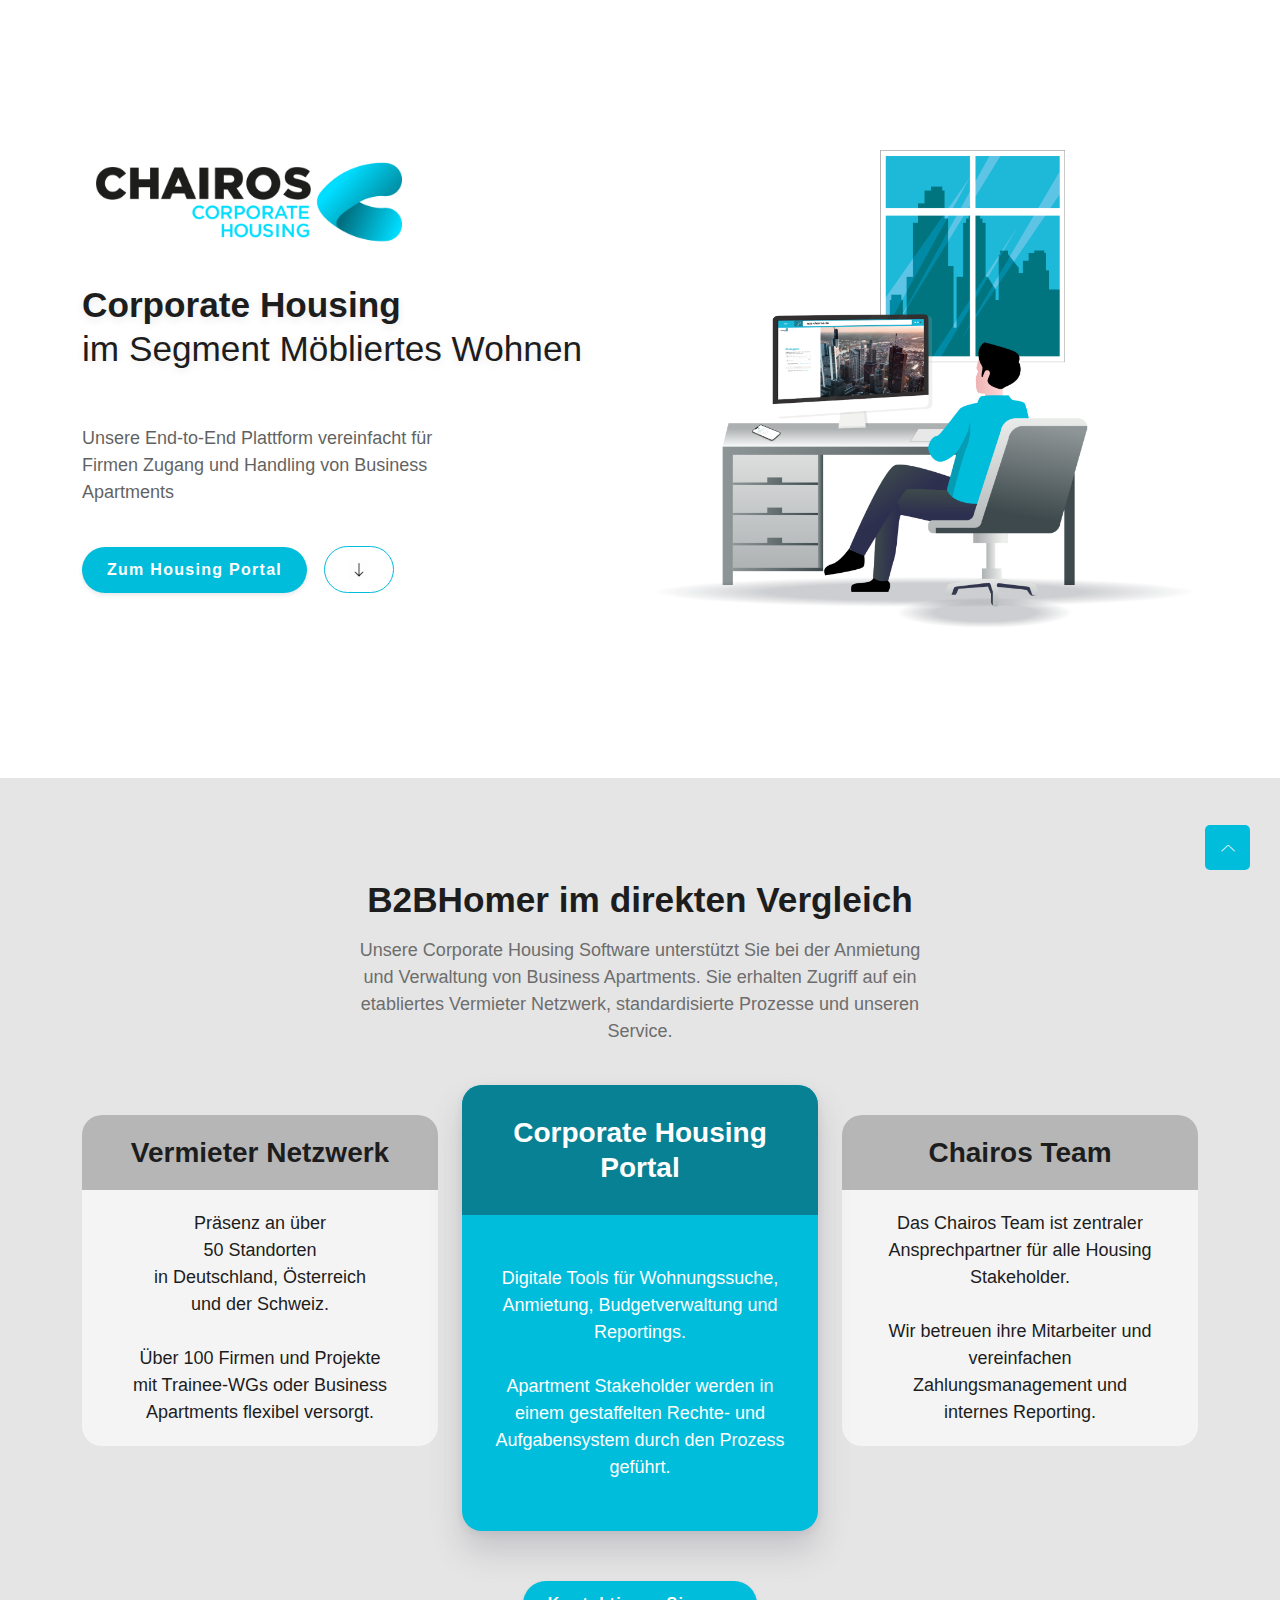
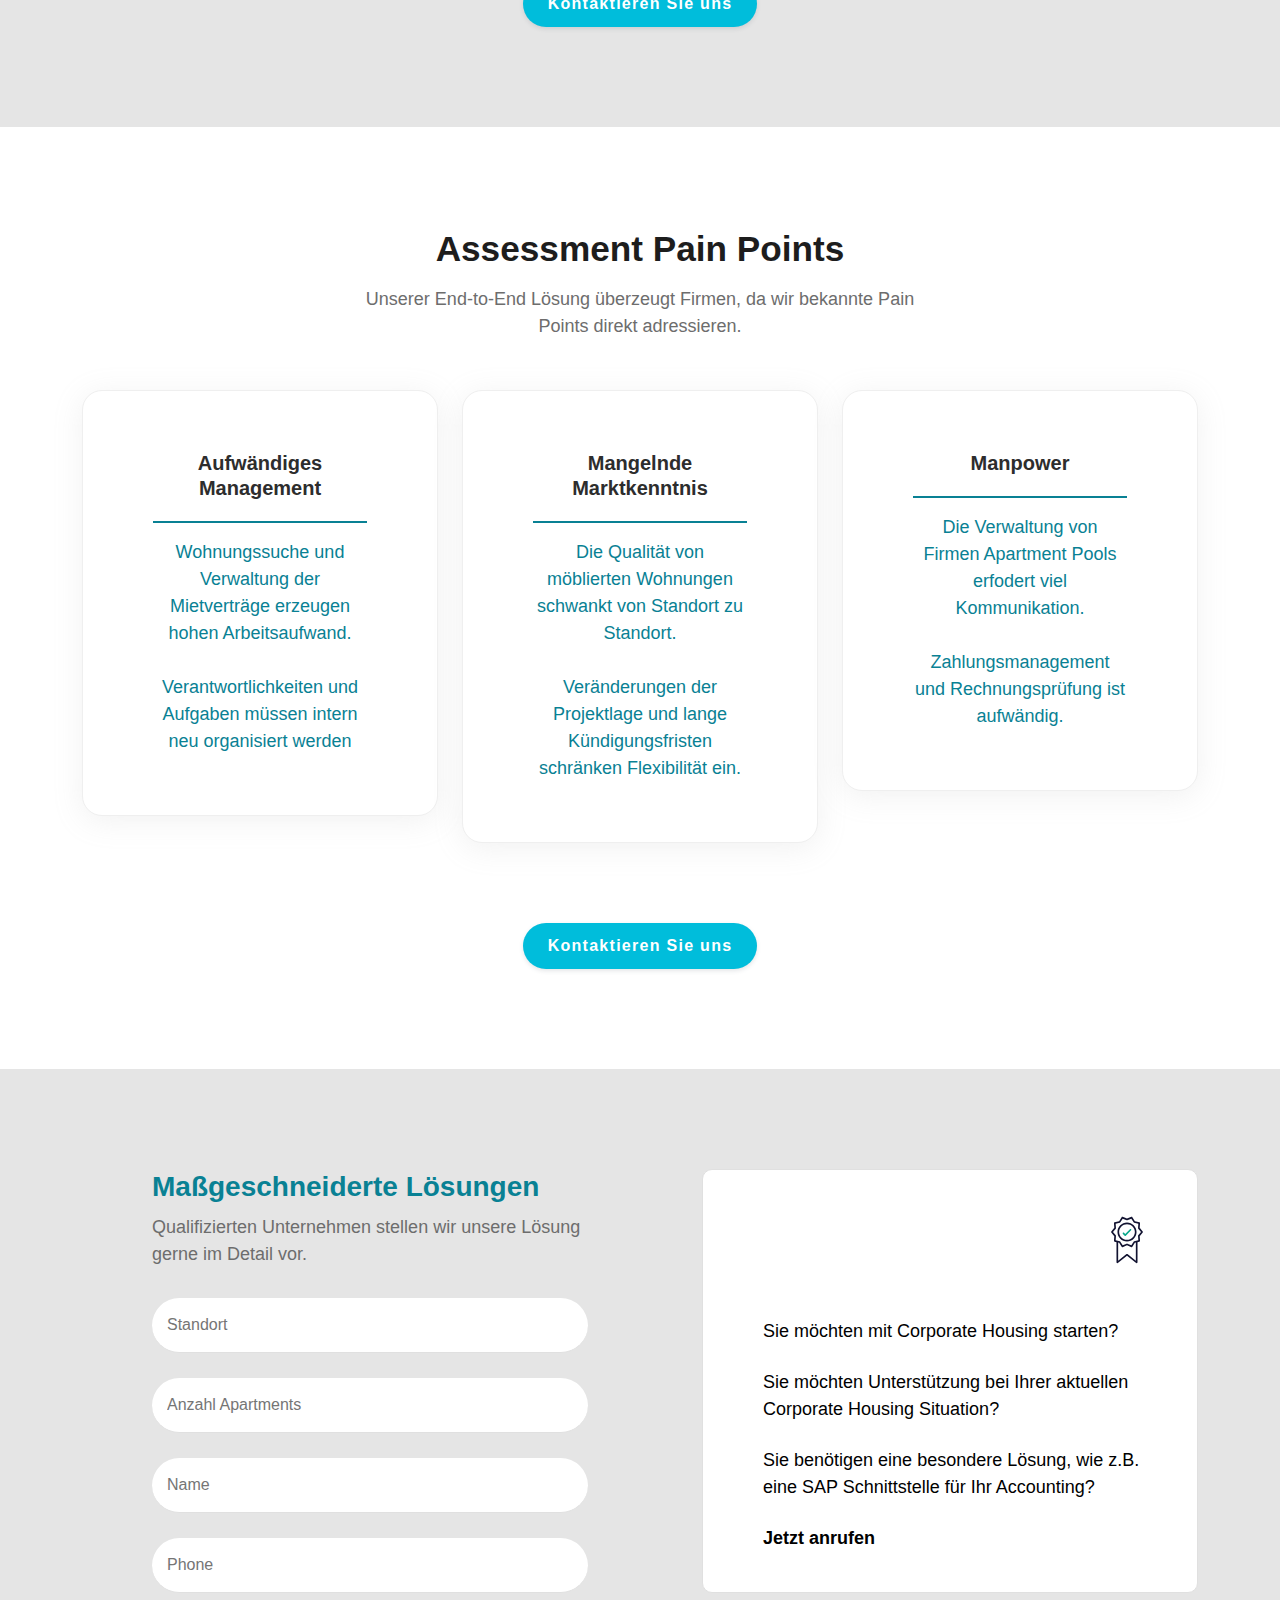
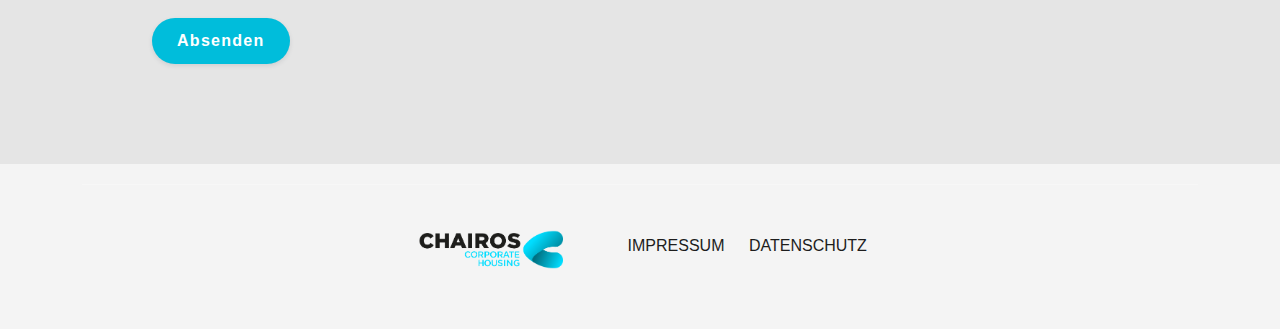
<file: index.html>
<!DOCTYPE html>
<html lang="en">

<head>
  <!--====== Required meta tags ======-->
  <meta charset="utf-8" />
  <meta http-equiv="x-ua-compatible" content="ie=edge" />
  <meta name="description" content="" />
  <meta name="viewport" content="width=device-width, initial-scale=1, shrink-to-fit=no" />

  <!--====== Title ======-->
  <title>Chairos | Home
  </title>
  <link rel="stylesheet" href="assets/css/animate.css" />
  <!--====== Favicon Icon ======-->
  <link rel="shortcut icon" href="../assets/images/favicon.svg" type="image/svg" />

  <!--====== Bootstrap css ======-->
  <link rel="stylesheet" href="assets/css/bootstrap.min.css" />

  <!--====== Line Icons css ======-->
  <link rel="stylesheet" href="assets/css/lineicons.css" />

  <!--====== Tiny Slider css ======-->
  <link rel="stylesheet" href="assets/css/tiny-slider.css" />

  <!--====== gLightBox css ======-->
  <link rel="stylesheet" href="assets/css/glightbox.min.css" />

  <link rel="stylesheet" href="style.css" />
</head>

<body>

  <div class="preloader">
    <div class="loader">
      <div class="spinner">
        <div class="spinner-container">
          <div class="spinner-rotator">
            <div class="spinner-left">
              <div class="spinner-circle"></div>
            </div>
            <div class="spinner-right">
              <div class="spinner-circle"></div>
            </div>
          </div>
        </div>
      </div>
    </div>
  </div>


  <!-- Start header Area -->
  <section id="hero-area" class="header-area header-eight">
    <div class="navbar-area">
      <div class="container">
        <div class="row">
          <div class="col-lg-12">
            <nav class="navbar navbar-expand-lg">
              <a class="navbar-brand" href="https://chairos-landingpage.vercel.app/">
                <img src="assets/images/logo2.png" alt="Logo" width="150" />
              </a>
              <button class="navbar-toggler" type="button" data-bs-toggle="collapse"
                data-bs-target="#navbarSupportedContent" aria-controls="navbarSupportedContent" aria-expanded="false"
                aria-label="Toggle navigation">
                <span class="toggler-icon"> </span>
                <span class="toggler-icon"> </span>
                <span class="toggler-icon"> </span>
              </button>

              <div class="collapse navbar-collapse sub-menu-bar" id="navbarSupportedContent">
                <!-- <ul id="nav" class="navbar-nav ms-auto">
                  <li class="nav-item">
                    <a class="page-scroll active" href="#home">Home</a>
                  </li>
                  <li class="nav-item">
                    <a class="page-scroll" href="#features">Features</a>
                  </li>
                  <li class="nav-item">
                    <a class="page-scroll" href="#about">About</a>
                  </li>
                  <li class="nav-item">
                    <a class="page-scroll" href="#facts">Why</a>
                  </li>
                  <li class="nav-item">
                    <a href="javascript:void(0)">Team</a>
                  </li>
                  <li class="nav-item">
                    <a href="javascript:void(0)">Blog</a>
                  </li>
                </ul> -->
              </div>
              <!-- navbar collapse -->

              <div class="navbar-btn d-none d-sm-inline-block">
                <a href="https://stage.dev.b2bhomer.de/" class="btn primary-btn rounded-full">
                  Login
                </a>
              </div>
            </nav>
            <!-- navbar -->
          </div>
        </div>
        <!-- row -->
      </div>
      <!-- container -->
    </div>
    <div class="container">
      <div class="row">
        <div class="col-lg-6 col-md-12 col-12" style="position: relative;
        z-index: 1;">
          <div class="header-content">
            <img style="margin-bottom: 40px; width: 320px;" src="assets/images/logo2.png" alt="Logo" />

            <h2 style="font-weight: 700">Corporate Housing</h2>
            <h2>im Segment Möbliertes Wohnen</h2>
            <br>
            <p style="margin-top: 30px;">
              Unsere End-to-End Plattform vereinfacht für Firmen
              Zugang und Handling
              von Business Apartments
            </p>
            <div class="button">
              <a href="https://stage.dev.b2bhomer.de/" class="btn primary-btn rounded-full">
                Zum Housing Portal
              </a>
              <a href="#services">
                <button class="btn primary-btn-outline rounded-full">
                  <img src="assets/images/arrow-down.gif" width="20">
                </button>
              </a>
            </div>
          </div>
        </div>
        <div class="col-lg-6 col-md-12 col-12">
          <div class="header-image">
            <img src="assets/images/main1.png" alt="#" />
          </div>
        </div>
      </div>

    </div>
  </section>


  <!-- Start Pricing  Area -->
  <section id="pricing" class="pricing-area pricing-fourteen ">
    <!--======  Start Section Title Five ======-->
    <div class="section-title-five">
      <div class="container">
        <div class="row">
          <div class="col-12">
            <div class="content">
              <h2 class="fw-bold">B2BHomer im direkten Vergleich</h2>
              <p>
                Unsere Corporate Housing Software unterstützt Sie bei der Anmietung und Verwaltung von Business Apartments. Sie erhalten Zugriff auf ein etabliertes Vermieter Netzwerk, standardisierte Prozesse und unseren Service.
              </p>
            </div>
          </div>
        </div>
        <!-- row -->
      </div>
      <!-- container -->
    </div>
    <!--======  End Section Title Five ======-->
    <div class="container text-center">
      <div class="row">
        <div class="col-lg-4 col-md-6 col-12" z-index="990">
          <div class="pricing-style-fourteen left wow fadeIn" data-wow-duration="1s" data-wow-delay="0.5s">
            <div class="table-head">
              <lord-icon src="https://cdn.lordicon.com/gqzfzudq.json" trigger="loop"
              colors="primary:#000,secondary:#000" style="width:80px;height:80px">
            </lord-icon>
              <h3>Vermieter Netzwerk</h3>
            </div>

            <div class="table-content">
              <p>
                Präsenz an über  <br>
                50 Standorten  <br>
                in Deutschland, Österreich  <br>
                und der Schweiz.
                <br>  <br>
                Über 100 Firmen und Projekte  <br>
                mit Trainee-WGs oder Business   <br>Apartments flexibel versorgt.
              </p>
            </div>
          </div>
        </div>
        <div class="col-lg-4 col-md-6 col-12" z-index="1">
          <div class="pricing-style-fourteen middle wow fadeIn" data-wow-duration="1s" data-wow-delay="0.5s">
            <div class="table-head">
              <lord-icon src="https://cdn.lordicon.com/qhgmphtg.json" trigger="loop"
              colors="primary:#fff,secondary:#fff" style="width:80px;height:80px">
              </lord-icon>
              <h3>Corporate Housing Portal</h3>

            </div>

            <div class="table-content">
              <p>
                Digitale Tools für Wohnungssuche, Anmietung, Budgetverwaltung und Reportings.
                <br>  <br>
                Apartment Stakeholder
                werden in einem gestaffelten Rechte- und Aufgabensystem
                durch den Prozess geführt.
              </p>
            </div>
          </div>
        </div>
        <div class="col-lg-4 col-md-6 col-12" z-index="999">
          <div class="pricing-style-fourteen right wow fadeIn" data-wow-duration="1s" data-wow-delay="0.5s">
            <div class="table-head">
              
              <lord-icon
    src="https://cdn.lordicon.com/uukerzzv.json"
    trigger="loop"
    colors="primary:#000,secondary:#000" style="width:80px;height:80px">
</lord-icon>
              <h3>Chairos Team</h3>

            </div>

            <div class="table-content">
              <p>
                Das Chairos Team ist
                zentraler Ansprechpartner für alle Housing Stakeholder.
                <br>  <br>
                Wir betreuen ihre Mitarbeiter
                und vereinfachen Zahlungsmanagement und internes Reporting.
              </p>
            </div>
          </div>
        </div>
      </div>
      <a href="#contact" class="btn primary-btn rounded-full " style="margin-top: 50px;">
        Kontaktieren Sie uns
      </a>
    </div>
  </section>
  <!--/ End Pricing  Area -->
  <!-- End header Area -->

  <!-- ===== service-area start ===== -->
  <section id="services" class="services-area services-eight">
    <!--======  Start Section Title Five ======-->
    <div class="section-title-five">
      <div class="container">
        <div class="row">
          <div class="col-12">
            <div class="content">
              <h2 class="fw-bold">Assessment Pain Points</h2>
              <p>Unserer End-to-End Lösung überzeugt Firmen, 
                da wir bekannte Pain Points direkt adressieren.</p>
            </div>
          </div>
        </div>
        <!-- row -->
      </div>
      <!-- container -->
    </div>
    <!--======  End Section Title Five ======-->
    <div class="container">
      <div class="row">
        <div class="col-lg-4 col-md-6">
          <div class="single-services wow fadeIn" data-wow-duration="1s" data-wow-delay="0.5s">
            <div>
             
              <lord-icon
    src="https://cdn.lordicon.com/nocovwne.json"
    trigger="loop"
    colors="primary:#121331,secondary:#00BDDB" style="width:80px;height:80px">
</lord-icon>
            </div>
            <div class="service-content">
              <h4>Aufwändiges Management</h4>
              <!-- <span>B2B Homer Apartments</span> -->
              <hr class="service-line" />
              <p>
                Wohnungssuche und Verwaltung der Mietverträge erzeugen hohen Arbeitsaufwand. 
<br> <br>
Verantwortlichkeiten und Aufgaben müssen intern 
neu organisiert werden
              </p>
            </div>
          </div>
        </div>
        <div class="col-lg-4 col-md-6">
          <div class="single-services wow fadeIn" data-wow-duration="1s" data-wow-delay="0.5s">
            <div>
              <lord-icon
              src="https://cdn.lordicon.com/huwchbks.json"
              trigger="loop"
              colors="primary:#121331,secondary:#00BDDB" style="width:80px;height:80px">
          </lord-icon>
            </div>
            <div class="service-content">
              <h4>Mangelnde Marktkenntnis</h4>
              <!-- <span>B2B Homer Apartments</span> -->
              <hr class="service-line" />
              <p>
                Die Qualität von möblierten Wohnungen schwankt von Standort zu Standort. 
                <br>  <br>
 Veränderungen der Projektlage 
und lange Kündigungsfristen    
schränken Flexibilität ein.
              </p>
            </div>
          </div>
        </div>
        <div class="col-lg-4 col-md-6">
          <div class="single-services wow fadeIn" data-wow-duration="1s" data-wow-delay="0.5s">
            <div>
             
              <lord-icon
              src="https://cdn.lordicon.com/zpxybbhl.json"
              trigger="loop"
              colors="primary:#121331,secondary:#00BDDB" style="width:80px;height:80px">
          </lord-icon>
            </div>
            <div class="service-content">
              <h4>Manpower</h4>
              <!-- <span>B2B Homer Apartments</span> -->
              <hr class="service-line" />
              <p>
                Die Verwaltung von Firmen Apartment Pools erfodert viel Kommunikation. 
                <br>  <br>
                Zahlungsmanagement und Rechnungsprüfung ist <br> aufwändig. 
                
              </p>
            </div>
          </div>
        </div>
      </div>

      <a href="#contact" class="btn primary-btn rounded-full " style="margin-top: 50px;">
        Kontaktieren Sie uns
      </a>

    </div>
  </section>
  <!-- ===== service-area end ===== -->

  <!-- ========================= contact-section start ========================= -->
  <section id="contact" class="contact-section">
    <div class="container">
      <div class="row">
        <div class="col-xl-6">
          <div class="contact-form-wrapper">
            <div class="row">
              <div class="col-xl-12 col-lg-12 mx-auto">
                <div class="section-title text-left">
                  <h2>Maßgeschneiderte Lösungen
                  </h2>
                 <p>Qualifizierten Unternehmen stellen wir unsere Lösung gerne im Detail vor.</p>
                </div>
              </div>
            </div>
            <form action="#" class="contact-form">
              <div class="row">
                <div class="col-md-12">
                  <input type="text" name="Standort" id="Standort" placeholder="Standort" required />
                </div>
                <div class="col-md-12">
                  <input type="email" name="anzahlApartments" id="anzahlApartments" placeholder="Anzahl Apartments"
                    required />
                </div>


                <div class="col-md-12">
                  <input type="text" name="name" id="name" placeholder="Name" required />
                </div>
                <div class="col-md-12">
                  <input type="text" name="phone" id="phone" placeholder="Phone" required />
                </div>

              </div>
              <div class="row">
                <div class="col-12">
                  <div class="button text-left rounded-buttons">
                    <button type="submit" class="btn primary-btn rounded-full">
                      Absenden
                    </button>
                  </div>
                </div>
              </div>
            </form>
          </div>
        </div>
        <div class="col-xl-6">
          <div class="contact-item-wrapper">
            <!-- <div class="row">
              <div class="col-12 col-md-6 col-xl-12" style="display: flex;
              align-items: center;"> -->
            <div class="contact-item">

              <div class="contact-content">

                <div class="segment-one">


                  <div class="row" style="text-align: right;">
                    <div class="col-12 col-md-12 col-sm-12"> <img class="shape"
                        style="" src="assets/images/guarantee.svg" width="60"
                        alt="medal" /></div>
                    

                  </div>

                  <br><br>

                  <div class="row">
                    <div class="col-12 col-md-12">
                      <p>Sie möchten mit Corporate Housing starten?</p><br>

                      <p>

                        Sie möchten Unterstützung bei Ihrer aktuellen Corporate Housing Situation? </p><br>

                        <p>
                        
                        Sie benötigen eine besondere Lösung, wie z.B. eine SAP Schnittstelle für Ihr Accounting? </p><br>

                       
                      <p><b>Jetzt anrufen</b>
                        <lord-icon src="https://cdn.lordicon.com/zpxybbhl.json" trigger="loop"
                        colors="primary:#121331,secondary:#00BDDB" style="width:80px;height:80px">
                        </lord-icon>

                      </p>
                    </div>
                  </div>
                </div>

            </div>
          </div>


        </div>
      </div>
    </div>
    </div>
    </div>
    </div>
    </div>
  </section>
  <!-- ========================= contact-section end ========================= -->

  <!-- ========================= map-section end ========================= -->
  <!-- <section class="map-section map-style-9">
    <div class="map-container">
      <object style="border:0; height: 500px; width: 100%;"
        data="https://www.google.com/maps/embed?pb=!1m18!1m12!1m3!1d3102.7887109309127!2d-77.44196278417968!3d38.95165507956235!2m3!1f0!2f0!3f0!3m2!1i1024!2i768!4f13.1!3m3!1m2!1s0x0%3A0x0!2zMzjCsDU3JzA2LjAiTiA3N8KwMjYnMjMuMiJX!5e0!3m2!1sen!2sbd!4v1545420879707"></object>
    </div>
    </div>
  </section> -->
  <!-- ========================= map-section end ========================= -->

  <!-- Start Footer Area -->
  <footer id="footer" class="footer-area pt-120">
    <div class="container">

      <!-- footer widget -->
      <div class="footer-copyright text-center">
        <div class="row">
          <div class="col-lg-12 text-center">
            <div class="copyright justify-content-between">
              <div class="copyright-content">
                <a href="https://chairos-landingpage.vercel.app/"> <img src="assets/images/logo2.png" width="150"></a>
                <a href="impressum.html">IMPRESSUM</a>
                <a href="datenschutz.html">DATENSCHUTZ</a>
              </div>

              <!-- copyright content -->
            </div>
            <!-- copyright -->
          </div>
        </div>
        <!-- row -->
      </div>
      <!-- footer copyright -->
    </div>
    <!-- container -->
    <div id="particles-2"></div>
  </footer>



  <a href="#" class="scroll-top btn-hover">
    <i class="lni lni-chevron-up"></i>
  </a>

  <div id="particles-2"></div>

  <!--====== js ======-->
  <script src="assets/js/bootstrap.bundle.min.js"></script>
  <script src="assets/js/glightbox.min.js"></script>
  <script src="assets/js/main.js"></script>
  <script src="assets/js/tiny-slider.js"></script>
  <script src="https://cdn.lordicon.com/xdjxvujz.js"></script>
  <script src="assets/js/wow.min.js"></script>
  <script src="assets/js/glightbox.min.js"></script>
  <script src="assets/js/count-up.min.js"></script>
  <script src="assets/js/particles.min.js"></script>
  <script type="text/javascript">
    //========= testimonial 
    tns({
      container: '.testimonial-slider',
      items: 3,
      slideBy: 'page',
      autoplay: false,
      mouseDrag: true,
      gutter: 0,
      nav: true,
      controls: false,
      controlsText: ['<i class="lni lni-arrow-left"></i>', '<i class="lni lni-arrow-right"></i>'],
      responsive: {
        0: {
          items: 1,
        },
        540: {
          items: 1,
        },
        768: {
          items: 1,
        },
        992: {
          items: 1,
        },
        1170: {
          items: 1,
        }
      }
    });
  </script>

  <script>

    //===== close navbar-collapse when a  clicked
    let navbarTogglerNine = document.querySelector(
      ".navbar-nine .navbar-toggler"
    );
    navbarTogglerNine.addEventListener("click", function () {
      navbarTogglerNine.classList.toggle("active");
    });

    // ==== left sidebar toggle
    let sidebarLeft = document.querySelector(".sidebar-left");
    let overlayLeft = document.querySelector(".overlay-left");
    let sidebarClose = document.querySelector(".sidebar-close .close");




    function changeLayout() {
      let segmentTwo = document.getElementsByClassName("segment-two");
      let segmentOne = document.getElementsByClassName("segment-one");
      let sideSegmentOne = document.getElementsByClassName("side-segment-one");
      let sideSegmentTwo = document.getElementsByClassName("side-segment-two");

      segmentOne[0].style.display = segmentOne[0].style.display === 'none' ? 'inline-block' : 'none';
      segmentTwo[0].style.display = segmentTwo[0].style.display === 'none' ? 'inline-block' : 'none';
      sideSegmentOne[0].style.display = sideSegmentOne[0].style.display === 'none' ? 'inline-block' : 'none';
      sideSegmentTwo[0].style.display = sideSegmentTwo[0].style.display === 'none' ? 'inline-block' : 'none';
    }

    overlayLeft.addEventListener("click", function () {
      sidebarLeft.classList.toggle("open");
      overlayLeft.classList.toggle("open");
    });
    sidebarClose.addEventListener("click", function () {
      sidebarLeft.classList.remove("open");
      overlayLeft.classList.remove("open");
    });

    // ===== navbar nine sideMenu
    let sideMenuLeftNine = document.querySelector(".navbar-nine .menu-bar");

    sideMenuLeftNine.addEventListener("click", function () {
      sidebarLeft.classList.add("open");
      overlayLeft.classList.add("open");
    });

    //========= glightbox
    GLightbox({
      'href': 'https://www.youtube.com/watch?v=r44RKWyfcFw&fbclid=IwAR21beSJORalzmzokxDRcGfkZA1AtRTE__l5N4r09HcGS5Y6vOluyouM9EM',
      'type': 'video',
      'source': 'youtube', //vimeo, youtube or local
      'width': 900,
      'autoplayVideos': true,
    });

  </script>
</body>

</html>
</file>
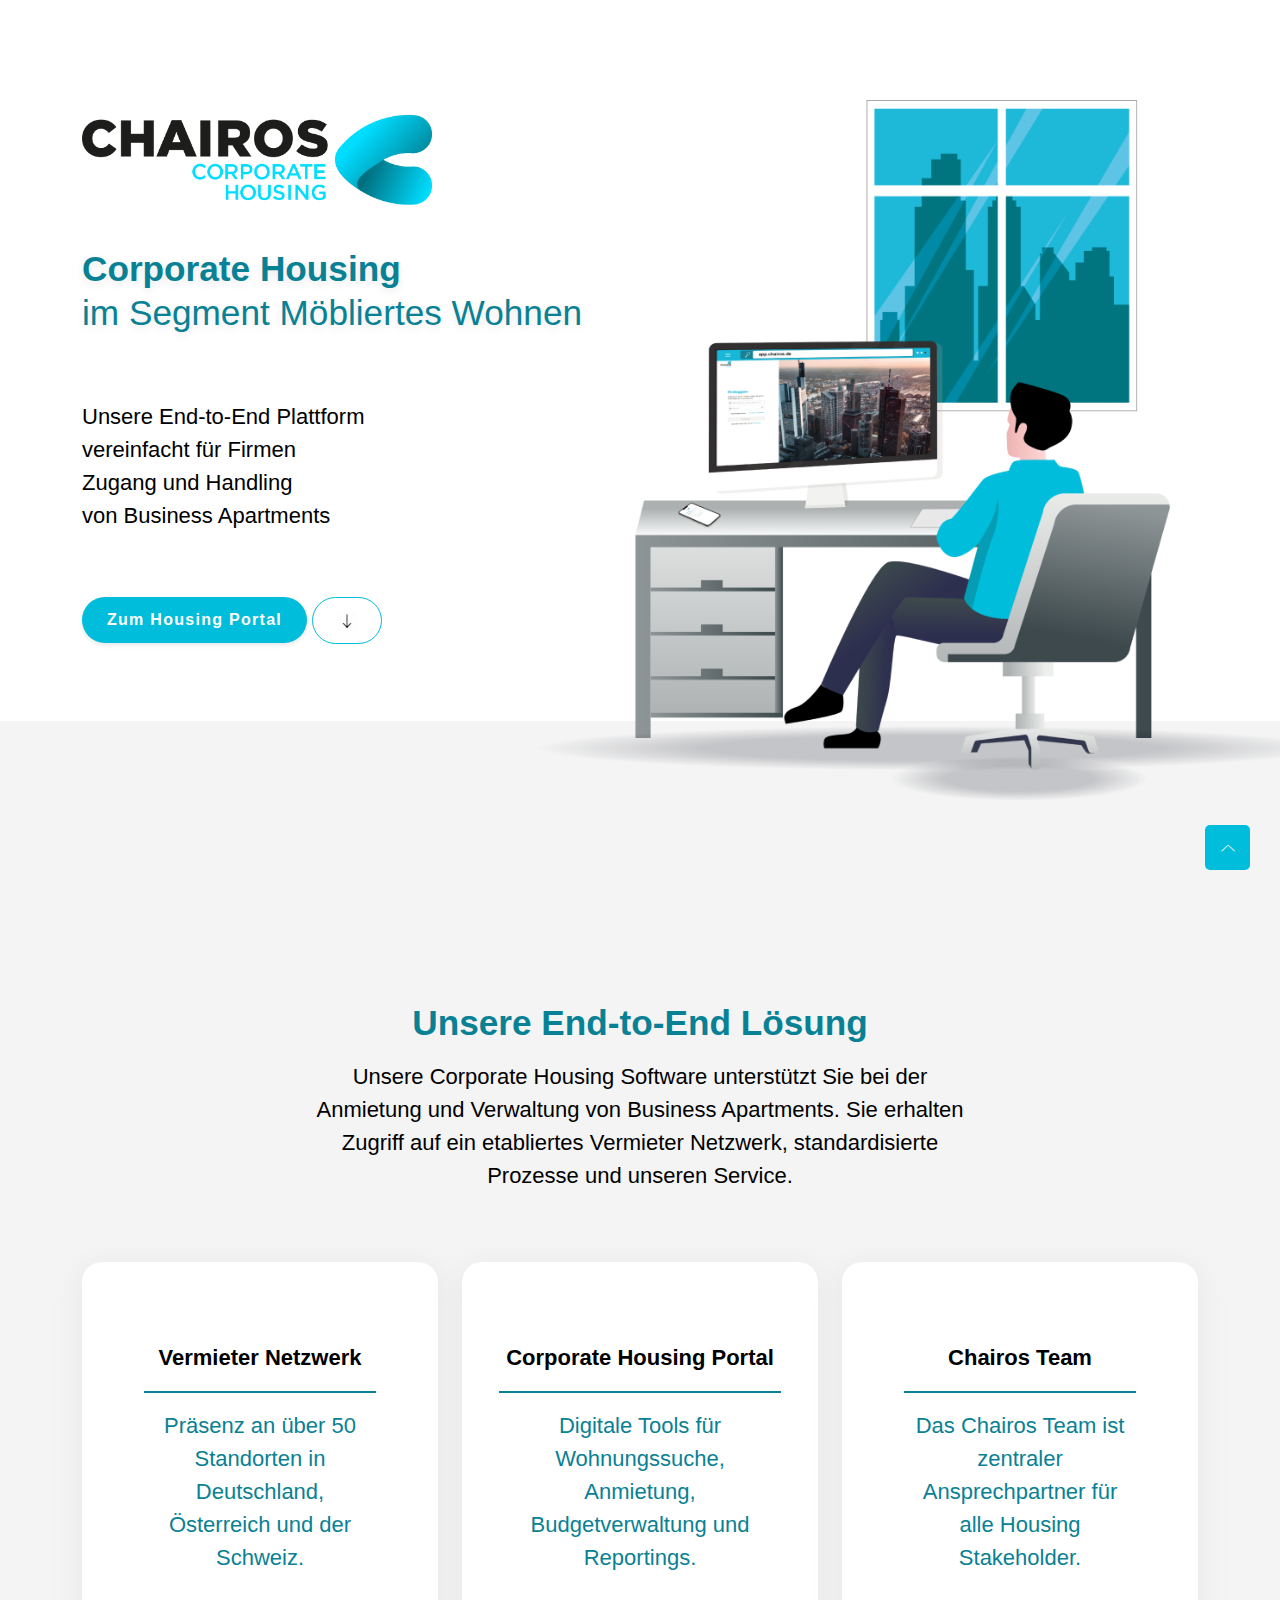
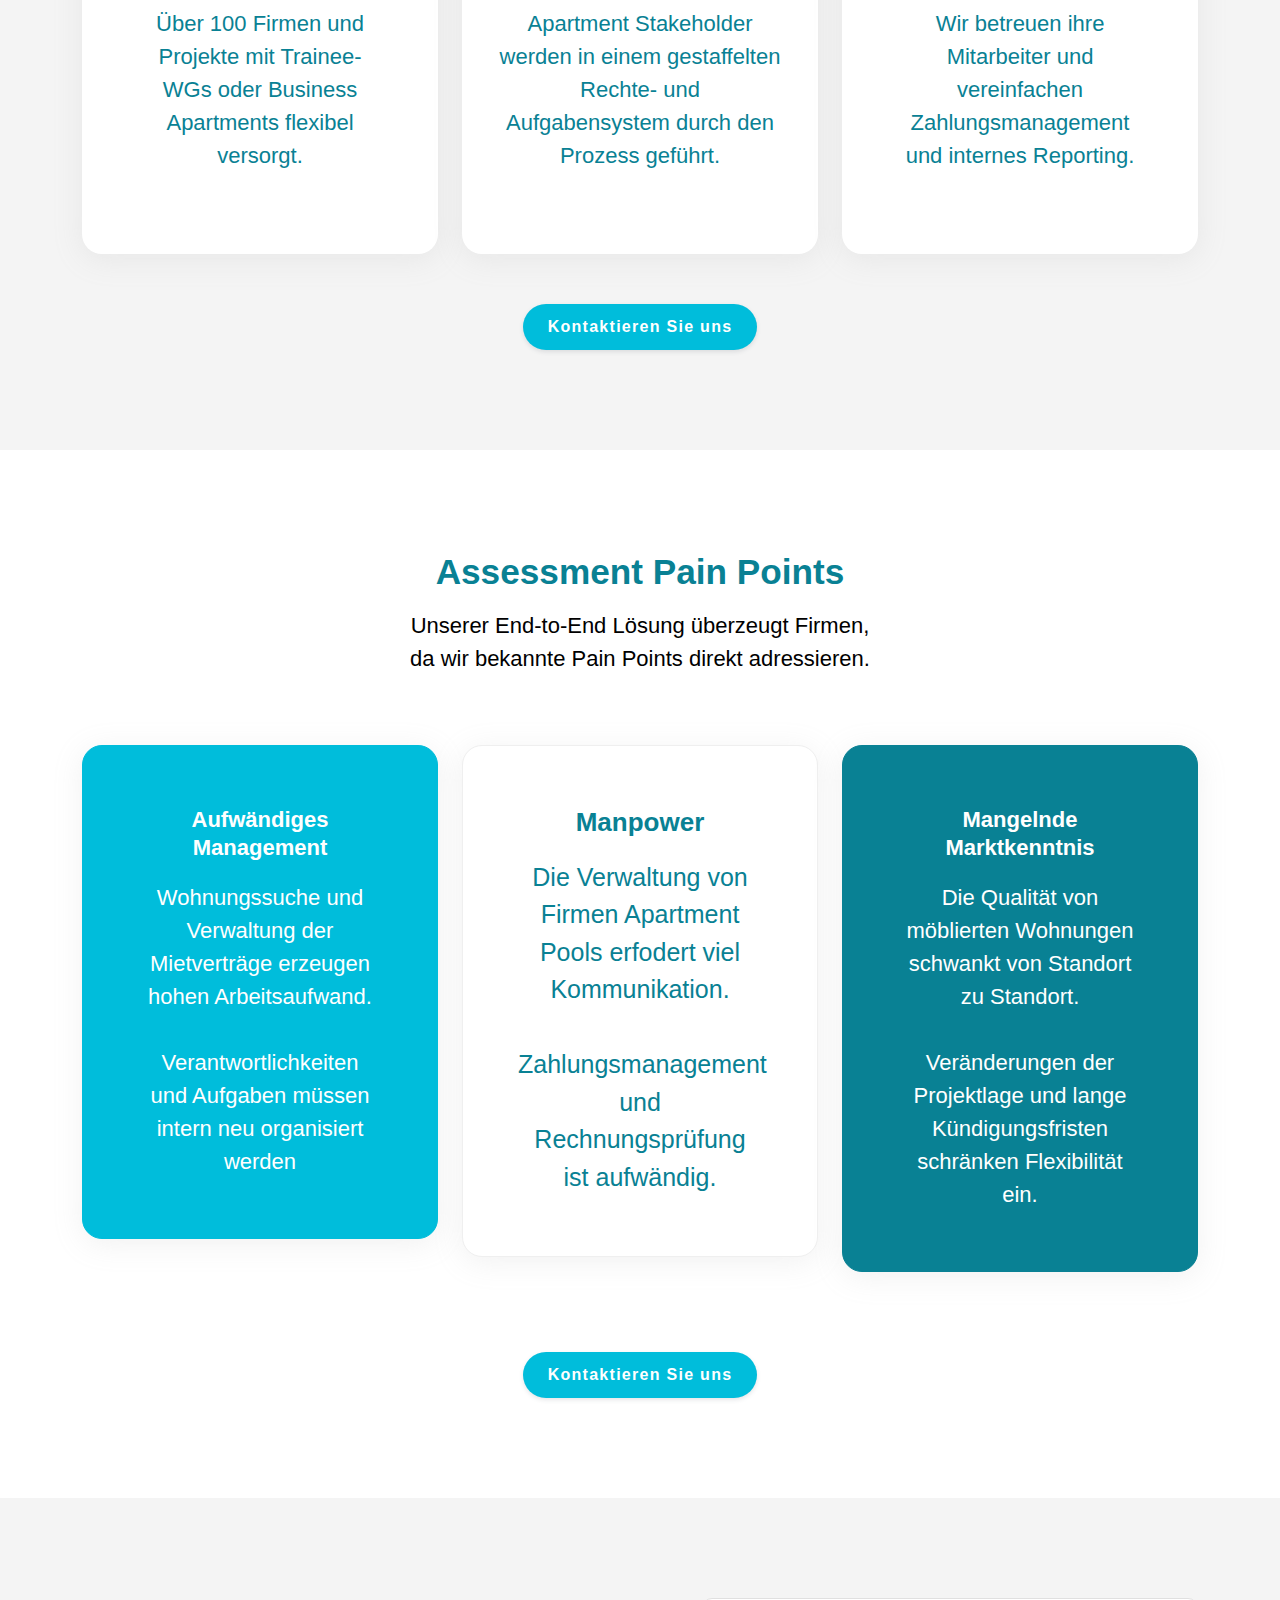
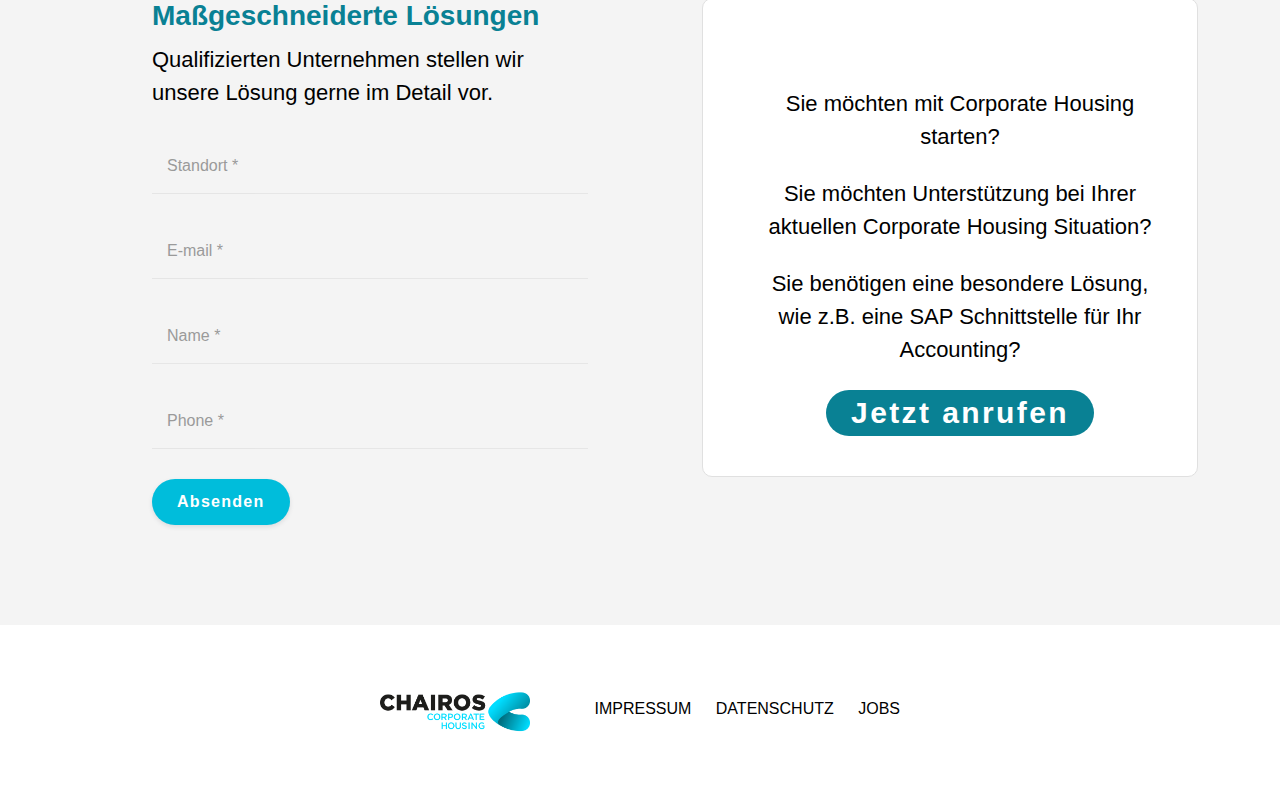
<file: html/index.html>
<!DOCTYPE html>
<html lang="en">

<head>
  <!--====== Required meta tags ======-->
  <meta charset="utf-8" />
  <meta http-equiv="x-ua-compatible" content="ie=edge" />
  <meta name="description" content="" />
  <meta name="viewport" content="width=device-width, initial-scale=1, shrink-to-fit=no" />

  <!--====== Title ======-->
  <title>Chairos | Home
  </title>
  <link rel="stylesheet" href="assets/css/animate.css" />
  <!--====== Favicon Icon ======-->
  <link rel="shortcut icon" href="../assets/images/favicon.ico" type="image/svg" />

  <!--====== Bootstrap css ======-->
  <link rel="stylesheet" href="assets/css/bootstrap.min.css" />

  <!--====== Line Icons css ======-->
  <link rel="stylesheet" href="assets/css/lineicons.css" />

  <!--====== Tiny Slider css ======-->
  <!-- <link rel="stylesheet" href="assets/css/tiny-slider.css" /> -->

  <!--====== gLightBox css ======-->
  <link rel="stylesheet" href="assets/css/glightbox.min.css" />

  <link rel="stylesheet" href="style.css" />
</head>

<body>

  <div class="preloader">
    <div class="loader">
      <div class="spinner">
        <div class="spinner-container">
          <div class="spinner-rotator">
            <div class="spinner-left">
              <div class="spinner-circle"></div>
            </div>
            <div class="spinner-right">
              <div class="spinner-circle"></div>
            </div>
          </div>
        </div>
      </div>
    </div>
  </div>


  <!-- Start header Area -->
  <section id="hero-area" class="header-area header-eight">
    <div class="navbar-area">
      <div class="container">
        <div class="row">
          <div class="col-lg-12">
            <nav class="navbar navbar-expand-lg">
              <a class="navbar-brand" href="https://chairos.de/">
                <img src="assets/images/logo2.png" alt="Logo" width="150" />
              </a>
              <button class="navbar-toggler" type="button" data-bs-toggle="collapse"
                data-bs-target="#navbarSupportedContent" aria-controls="navbarSupportedContent" aria-expanded="false"
                aria-label="Toggle navigation">
          
                  <a href="https://app.chairos.de/" class="btn primary-btn rounded-full">
                    Login
                  </a>
                  <a href="https://chairos.de/en.html" class="btn rounded-full lang-button">
                    EN
                  </a>
              </button>

              <div class="collapse navbar-collapse sub-menu-bar" id="navbarSupportedContent">
                <!-- <ul id="nav" class="navbar-nav ms-auto">
                  <li class="nav-item">
                    <a class="page-scroll active" href="#home">Home</a>
                  </li>
                  <li class="nav-item">
                    <a class="page-scroll" href="#features">Features</a>
                  </li>
                  <li class="nav-item">
                    <a class="page-scroll" href="#about">About</a>
                  </li>
                  <li class="nav-item">
                    <a class="page-scroll" href="#facts">Why</a>
                  </li>
                  <li class="nav-item">
                    <a href="javascript:void(0)">Team</a>
                  </li>
                  <li class="nav-item">
                    <a href="javascript:void(0)">Blog</a>
                  </li>
                </ul> -->
              </div>
              <!-- navbar collapse -->

              <div class="navbar-btn d-none d-sm-inline-block">
                <a href="https://app.chairos.de/" class="btn primary-btn rounded-full">
                  Login
                </a>
                <a href="https://chairos.de/en.html" class="btn rounded-full lang-button">
                  EN
                </a>
              </div>
            </nav>
            <!-- navbar -->
          </div>
        </div>
        <!-- row -->
      </div>
      <!-- container -->
    </div>
    <div class="container">
      <div class="row">
        <div class="col-lg-6 col-md-12 col-12" style="position: relative;
        z-index: 1;">
          <div class="header-content">
            <img style="margin-bottom: 40px; width: 350px;" src="assets/images/logo2.png" alt="Logo" />

            <h2 style="font-weight: 600">Corporate Housing</h2>
            <h2 style="font-weight: 100"> im Segment Möbliertes Wohnen</h2>
            <p>
              Unsere End-to-End Plattform
              vereinfacht für Firmen<br />
              Zugang und Handling <br />
              von Business Apartments
            </p>
            <div class="button">
              <a href="https://app.chairos.de/" class="btn primary-btn rounded-full">
                Zum Housing Portal
              </a>
              <a href="#services">
                <button class="btn primary-btn-outline rounded-full">
                  <img src="assets/images/arrow-down.gif" width="20">
                </button>
              </a>
            </div>
          </div>
        </div>
        <div class="col-lg-6 col-md-12 col-12">
          <div class="header-image">
            <img src="assets/images/main1.png" alt="#" />
          </div>
        </div>
      </div>

    </div>
  </section>


  <!-- Start Pricing  Area -->
  <section id="pricing" class="pricing-area pricing-fourteen ">
    <!--======  Start Section Title Five ======-->
    <div class="section-title-five">
      <div class="container">
        <div class="row">
          <div class="col-12">
            <div class="content">
              <h2 class="fw-bold">Unsere End-to-End Lösung
              </h2>
              <p>
                Unsere Corporate Housing Software unterstützt Sie bei der Anmietung und Verwaltung von Business
                Apartments. Sie erhalten Zugriff auf ein etabliertes Vermieter Netzwerk, standardisierte Prozesse und
                unseren Service.
              </p>
            </div>
          </div>
        </div>
        <!-- row -->
      </div>
      <!-- container -->
    </div>
    <!--======  End Section Title Five ======-->
    <div class="container text-center">

      <div class="row">
        <div class="col-lg-4 col-md-6">
          <div class="single-services wow fadeIn" data-wow-duration="1s" data-wow-delay="0.5s">
            <div>

              <lord-icon src="https://cdn.lordicon.com/gqzfzudq.json" trigger="loop"
                colors="primary:#121331,secondary:#00BDDB" style="width:80px;height:80px; margin-bottom: 10px;">
              </lord-icon>
            </div>
            <div class="service-content">
              <h4>Vermieter Netzwerk</h4>
              <!-- <span>B2B Homer Apartments</span> -->
              <hr class="service-line" />
              <p>
                Präsenz an über 50 Standorten
                in Deutschland, Österreich
                und der Schweiz.
                <br> <br>
                Über 100 Firmen und Projekte
                mit Trainee-WGs oder Business Apartments flexibel versorgt.
              </p>
            </div>
          </div>
        </div>
        <div class="col-lg-4 col-md-6">
          <div class="single-services wow fadeIn" data-wow-duration="1s" data-wow-delay="0.5s">
            <div>
              <lord-icon src="https://cdn.lordicon.com/qhgmphtg.json" trigger="loop"
                colors="primary:#121331,secondary:#00BDDB" style="width:80px;height:80px; margin-bottom: 10px;">
              </lord-icon>
            </div>
            <div class="service-content" style="padding: 20px 5px;"">
              <h4>Corporate Housing Portal</h4>
              <!-- <span>B2B Homer Apartments</span> -->
              <hr class=" service-line" />
            <p>
              Digitale Tools für Wohnungssuche, Anmietung, Budgetverwaltung und Reportings.
              <br> <br>
              Apartment Stakeholder
              werden in einem gestaffelten Rechte- und Aufgabensystem
              durch den Prozess geführt.
            </p>
          </div>
        </div>
      </div>
      <div class="col-lg-4 col-md-6">
        <div class="single-services wow fadeIn" data-wow-duration="1s" data-wow-delay="0.5s">
          <div>

            <lord-icon src="https://cdn.lordicon.com/uukerzzv.json" trigger="loop"
              colors="primary:#121331,secondary:#00BDDB" style="width:80px;height:80px; margin-bottom: 10px;">
            </lord-icon>
          </div>
          <div class="service-content">
            <h4>Chairos Team</h4>
            <!-- <span>B2B Homer Apartments</span> -->
            <hr class="service-line" />
            <p>
              Das Chairos Team ist
              zentraler Ansprechpartner für alle Housing Stakeholder.
              <br> <br>
              Wir betreuen ihre Mitarbeiter
              und vereinfachen Zahlungsmanagement und internes Reporting.

            </p>
          </div>
        </div>
      </div>
    </div>
    <a href="#contact" class="btn primary-btn rounded-full " style="margin-top: 50px;">
      Kontaktieren Sie uns
    </a>
    </div>
  </section>
  <!--/ End Pricing  Area -->
  <!-- End header Area -->

  <!-- ===== service-area start ===== -->
  <section id="services" class="services-area services-eight">
    <!--======  Start Section Title Five ======-->
    <div class="section-title-five">
      <div class="container">
        <div class="row">
          <div class="col-12">
            <div class="content">
              <h2 class="fw-bold">Assessment Pain Points</h2>
              <p>Unserer End-to-End Lösung überzeugt Firmen, <br />
                da wir bekannte Pain Points direkt adressieren.</p>
            </div>
          </div>
        </div>
        <!-- row -->
      </div>
      <!-- container -->
    </div>
    <!--======  End Section Title Five ======-->
    <div class="container">
      <div class="row">
        <div class="col-lg-4 col-md-6">
          <div class="single-services first wow fadeIn" data-wow-duration="1s" data-wow-delay="0.5s">
            <div>

              <lord-icon src="https://cdn.lordicon.com/nocovwne.json" trigger="loop"
                colors="primary:#fff,secondary:#00BDDB" style="width:80px;height:80px">
              </lord-icon>
            </div>
            <div class="service-content">
              <h4>Aufwändiges Management</h4>
              <!-- <span>B2B Homer Apartments</span> -->
              <!-- <hr class="service-line" /> -->
              <p>
                Wohnungssuche und Verwaltung der Mietverträge erzeugen hohen Arbeitsaufwand.
                <br> <br>
                Verantwortlichkeiten und Aufgaben müssen intern
                neu organisiert werden
              </p>
            </div>
          </div>
        </div>
        <div class="col-lg-4 col-md-6">
          <div class="single-services second wow fadeIn" data-wow-duration="1s" data-wow-delay="0.5s">
            <div>
              <lord-icon src="https://cdn.lordicon.com/zpxybbhl.json" trigger="loop"
                colors="primary:#121331,secondary:#00BDDB" style="width:80px;height:80px">
              </lord-icon>
            </div>
            <div class="service-content" style="padding: 20px 25px">
              <h4 style="font-size: 24px">Manpower</h4>
              <!-- <span>B2B Homer Apartments</span> -->
              <!-- <hr class="service-line" /> -->
              <p style="font-size: 25px">
                Die Verwaltung von Firmen Apartment Pools erfodert viel Kommunikation.
                <br> <br>
                Zahlungsmanagement und Rechnungsprüfung <br>ist aufwändig.

              </p>
            </div>
          </div>
        </div>
        <div class="col-lg-4 col-md-6">
          <div class="single-services last wow fadeIn" data-wow-duration="1s" data-wow-delay="0.5s">
            <div>
              <lord-icon src="https://cdn.lordicon.com/huwchbks.json" trigger="loop"
                colors="primary:#fff,secondary:#00BDDB" style="width:80px;height:80px">
              </lord-icon>

            </div>
            <div class="service-content">
              <h4>Mangelnde Marktkenntnis</h4>
              <!-- <span>B2B Homer Apartments</span> -->
              <!-- <hr class="service-line" /> -->
              <p>
                Die Qualität von möblierten Wohnungen schwankt von Standort zu Standort.
                <br> <br>
                Veränderungen der Projektlage
                und lange Kündigungsfristen
                schränken Flexibilität ein.
              </p>
            </div>
          </div>
        </div>
      </div>

      <a href="#contact" class="btn primary-btn rounded-full " style="margin-top: 50px;">
        Kontaktieren Sie uns
      </a>

    </div>
  </section>
  <!-- ===== service-area end ===== -->

  <!-- ========================= contact-section start ========================= -->
  <section id="contact" class="contact-section">
    <div class="container">
      <div class="row">
        <div class="col-xl-6">
          <div class="contact-form-wrapper page-form" style="display: block;">
            <div class="row">
              <div class="col-xl-12 col-lg-12 mx-auto">
                <div class="section-title text-left">
                  <h2>Maßgeschneiderte Lösungen</h2>
                  <p>
                    Qualifizierten Unternehmen stellen wir<br />
                    unsere Lösung gerne im Detail vor.
                  </p>
                </div>
              </div>
            </div>
            <form id="contact-form" class="contact-form" method="post">
              <div class="row">
                <input type="hidden" name="website" id="website" placeholder="chairos.de" value="chairos.de"/>
                <div class="col-md-12">
                  <input type="text" name="location" id="location" placeholder="Standort *" required />
                </div>
                <div class="col-md-12">
                  <input type="email" name="email" id="email" placeholder="E-mail *"
                    required />
                </div>


                <div class="col-md-12">
                  <input type="text" name="name" id="name" placeholder="Name *" required />
                </div>
                <div class="col-md-12">
                  <input type="text" name="phone" id="phone" placeholder="Phone *" required />
                </div>

              </div>
              <div class="row">
                <div class="col-12">
                  <div class="button text-left rounded-buttons">
                    <button type="submit" class="btn primary-btn rounded-full">
                      Absenden
                    </button>
                  </div>
                </div>
              </div>
            </form>
          </div>

          <div class="contact-form-result page-form-result" style="display: none">
            <div class="row">
              <div class="col-xl-12 col-lg-12 mx-auto">
                <div class="section-title text-left">
                  <h2>Maßgeschneiderte Lösungen</h2>
                  <p>
                    Qualifizierten Unternehmen stellen wir<br />
                    unsere Lösung gerne im Detail vor.
                  </p>
                </div>
              </div>
            </div>
            <div class="contact-item-wrapper" style="margin-left: 0px;">
              <div class="form-success text-center "
                style="margin-top: 60px;  padding-bottom: 110px; width: 100%; ">
                <div class="row">
                  <div class="col-lg-12 mx-auto col-xl-12">
                    <lord-icon src="https://cdn.lordicon.com/lupuorrc.json" trigger="loop"
                      colors="primary:#121331,secondary:#00bddb" style="width:195px;height:195px">
                    </lord-icon>
                   
                  </div>

                  <div class="col-lg-12 mx-auto col-xl-12">
                    <h2>Formular erfolgreich eingereicht!</h2>
                  </div>
                </div>


              </div>
            </div>


          </div>

          <div class="contact-form-result page-form-error" style="display: none">
            <div class="row">
              <div class="col-xl-12 col-lg-12 mx-auto">
                <div class="section-title text-left">
                  <h2>Maßgeschneiderte Lösungen</h2>
                  <p>
                    Qualifizierten Unternehmen stellen wir<br />
                    unsere Lösung gerne im Detail vor.
                  </p>
                </div>
              </div>
            </div>
            <div class="contact-item-wrapper" style="margin-left: 0px;">
              <div class="form-error text-center "
                style="margin-top: 60px;  padding-bottom: 110px; width: 100%; ">
                <div class="row">
                  <div class="col-lg-12 mx-auto col-xl-12">

                    <lord-icon src="https://cdn.lordicon.com/tdrtiskw.json" trigger="loop"
                    colors="primary:#121331,secondary:#00bddb" style="width:195px;height:195px">
                    </lord-icon>
                  </div>

                  <div class="col-lg-12 mx-auto col-xl-12">
                    <h2>Formular nicht übermittelt!</h2>
                  </div>
                </div>


              </div>
            </div>


          </div>
        </div>
        <div class="col-xl-6">
          <div class="contact-item-wrapper">

            <a href="tel:+490697890420">
              <div class="contact-item">
                <div class="contact-content">
                  <div class="segment-one">
                    <div class="row" style="text-align: center;">
                      <div class="col-12 col-md-12 col-sm-12">
                        <lord-icon src="https://cdn.lordicon.com/fpipqhrr.json" trigger="loop"
                          colors="primary:#121331,secondary:#00bddb" style="width:100px;height:100px">
                        </lord-icon>

                      </div>
                    </div>

                    <br><br>

                    <div class="row">
                      <div class="col-12 col-md-12" style="text-align: center;">
                        <p>Sie möchten mit Corporate Housing starten?</p><br>

                        <p>Sie möchten Unterstützung bei Ihrer aktuellen Corporate Housing Situation?</p><br>

                        <p>Sie benötigen eine besondere Lösung, wie z.B. eine SAP Schnittstelle für Ihr Accounting? </p>
                        <br>
                        <p><span class="btn secondary-btn rounded-full ">Jetzt anrufen</span>

                        </p>
                      </div>
                    </div>
                  </div>
                </div>
              </div>
            </a>


          </div>
        </div>
      </div>
    </div>
    </div>
    </div>
    </div>
  </section>
  <!-- ========================= contact-section end ========================= -->

  <!-- ========================= map-section end ========================= -->
  <!-- <section class="map-section map-style-9">
    <div class="map-container">
      <object style="border:0; height: 500px; width: 100%;"
        data="https://www.google.com/maps/embed?pb=!1m18!1m12!1m3!1d3102.7887109309127!2d-77.44196278417968!3d38.95165507956235!2m3!1f0!2f0!3f0!3m2!1i1024!2i768!4f13.1!3m3!1m2!1s0x0%3A0x0!2zMzjCsDU3JzA2LjAiTiA3N8KwMjYnMjMuMiJX!5e0!3m2!1sen!2sbd!4v1545420879707"></object>
    </div>
    </div>
  </section> -->
  <!-- ========================= map-section end ========================= -->

  <!-- Start Footer Area -->
  <footer id="footer" class="footer-area pt-120">
    <div class="container">

      <!-- footer widget -->
      <div class="footer-copyright text-center">
        <div class="row">
          <div class="col-lg-12 text-center">
            <div class="copyright justify-content-between">
              <div class="copyright-content">
                <a href="https://chairos.de/"> <img src="assets/images/logo2.png" width="150"></a>
                <a href="impressum.html">IMPRESSUM</a>
                <a href="datenschutz.html">DATENSCHUTZ</a>
                <a href="jobs.html">JOBS</a>
              </div>

              <!-- copyright content -->
            </div>
            <!-- copyright -->
          </div>
        </div>
        <!-- row -->
      </div>
      <!-- footer copyright -->
    </div>
    <!-- container -->
    <!-- <div id="particles-2"></div> -->
  </footer>



  <a href="#" class="scroll-top btn-hover">
    <i class="lni lni-chevron-up"></i>
  </a>

  <!-- <div id="particles-2"></div> -->

  <!--====== js ======-->
  <script src="assets/js/bootstrap.bundle.min.js"></script>
  <script src="assets/js/glightbox.min.js"></script>
  <script src="assets/js/main.js"></script>
  <!-- <script src="assets/js/tiny-slider.js"></script> -->
  <script src="https://cdn.lordicon.com/xdjxvujz.js"></script>
  <script src="assets/js/wow.min.js"></script>
  <script src="assets/js/glightbox.min.js"></script>
  <script src="assets/js/count-up.min.js"></script>
  <script src="assets/js/particles.min.js"></script>
  <!-- <script type="text/javascript">
    //========= testimonial 
    tns({
      container: '.testimonial-slider',
      items: 3,
      slideBy: 'page',
      autoplay: false,
      mouseDrag: true,
      gutter: 0,
      nav: true,
      controls: false,
      controlsText: ['<i class="lni lni-arrow-left"></i>', '<i class="lni lni-arrow-right"></i>'],
      responsive: {
        0: {
          items: 1,
        },
        540: {
          items: 1,
        },
        768: {
          items: 1,
        },
        992: {
          items: 1,
        },
        1170: {
          items: 1,
        }
      }
    });
  </script> -->

  <script>

    //===== close navbar-collapse when a  clicked
    let navbarTogglerNine = document.querySelector(
      ".navbar-nine .navbar-toggler"
    );

    navbarTogglerNine && navbarTogglerNine.addEventListener("click", function () {
      navbarTogglerNine.classList.toggle("active");
    });

    // ==== left sidebar toggle
    let sidebarLeft = document.querySelector(".sidebar-left");
    let overlayLeft = document.querySelector(".overlay-left");
    let sidebarClose = document.querySelector(".sidebar-close .close");


    function submitForm(e) {
      e.preventDefault();

      const formDataDict = Object.fromEntries(new FormData(e.target).entries());

      var http = new XMLHttpRequest();
      var url = "https://b2bh-back-nfsyp7o4fa-ey.a.run.app/sendform";
      http.open("POST", url, true);
      http.setRequestHeader('Content-Type', 'application/json');
      http.responseType = 'json';
      http.send(JSON.stringify(formDataDict));

      console.log('get htpp response', http)

      http.onload = function () {
        if (http.status === 200) {
          console.log('statustext ok')
          let pageForm = document.getElementsByClassName("page-form");
          let result = document.getElementsByClassName("page-form-result");
          pageForm[0].style.display = pageForm[0].style.display === 'none' ? 'inline-block' : 'none';
          result[0].style.display = result[0].style.display === 'none' ? 'inline-block' : 'none';
        } else { 
          let pageForm = document.getElementsByClassName("page-form");
          let result = document.getElementsByClassName("page-form-error");
          pageForm[0].style.display = pageForm[0].style.display === 'none' ? 'inline-block' : 'none';
          result[0].style.display = result[0].style.display === 'none' ? 'inline-block' : 'none';
        }
      };
    }

    const contactForm = document.getElementById('contact-form');
    contactForm && contactForm.addEventListener('submit', submitForm);

    // function changeLayout() {
    //   let segmentTwo = document.getElementsByClassName("segment-two");
    //   let segmentOne = document.getElementsByClassName("segment-one");
    //   let sideSegmentOne = document.getElementsByClassName("side-segment-one");
    //   let sideSegmentTwo = document.getElementsByClassName("side-segment-two");

    //   segmentOne[0].style.display = segmentOne[0].style.display === 'none' ? 'inline-block' : 'none';
    //   segmentTwo[0].style.display = segmentTwo[0].style.display === 'none' ? 'inline-block' : 'none';
    //   sideSegmentOne[0].style.display = sideSegmentOne[0].style.display === 'none' ? 'inline-block' : 'none';
    //   sideSegmentTwo[0].style.display = sideSegmentTwo[0].style.display === 'none' ? 'inline-block' : 'none';
    // }

    overlayLeft && overlayLeft.addEventListener("click", function () {
      sidebarLeft.classList.toggle("open");
      overlayLeft.classList.toggle("open");
    });

    sidebarClose && sidebarClose.addEventListener("click", function () {
      sidebarLeft.classList.remove("open");
      overlayLeft.classList.remove("open");
    });


    // ===== navbar nine sideMenu
    let sideMenuLeftNine = document.querySelector(".navbar-nine .menu-bar");

    sideMenuLeftNine && sideMenuLeftNine.addEventListener("click", function () {
      sidebarLeft.classList.add("open");
      overlayLeft.classList.add("open");
    });

    //========= glightbox
    // GLightbox({
    //   'href': 'https://www.youtube.com/watch?v=r44RKWyfcFw&fbclid=IwAR21beSJORalzmzokxDRcGfkZA1AtRTE__l5N4r09HcGS5Y6vOluyouM9EM',
    //   'type': 'video',
    //   'source': 'youtube', //vimeo, youtube or local
    //   'width': 900,
    //   'autoplayVideos': true,
    // });

  </script>
</body>

</html>
</file>
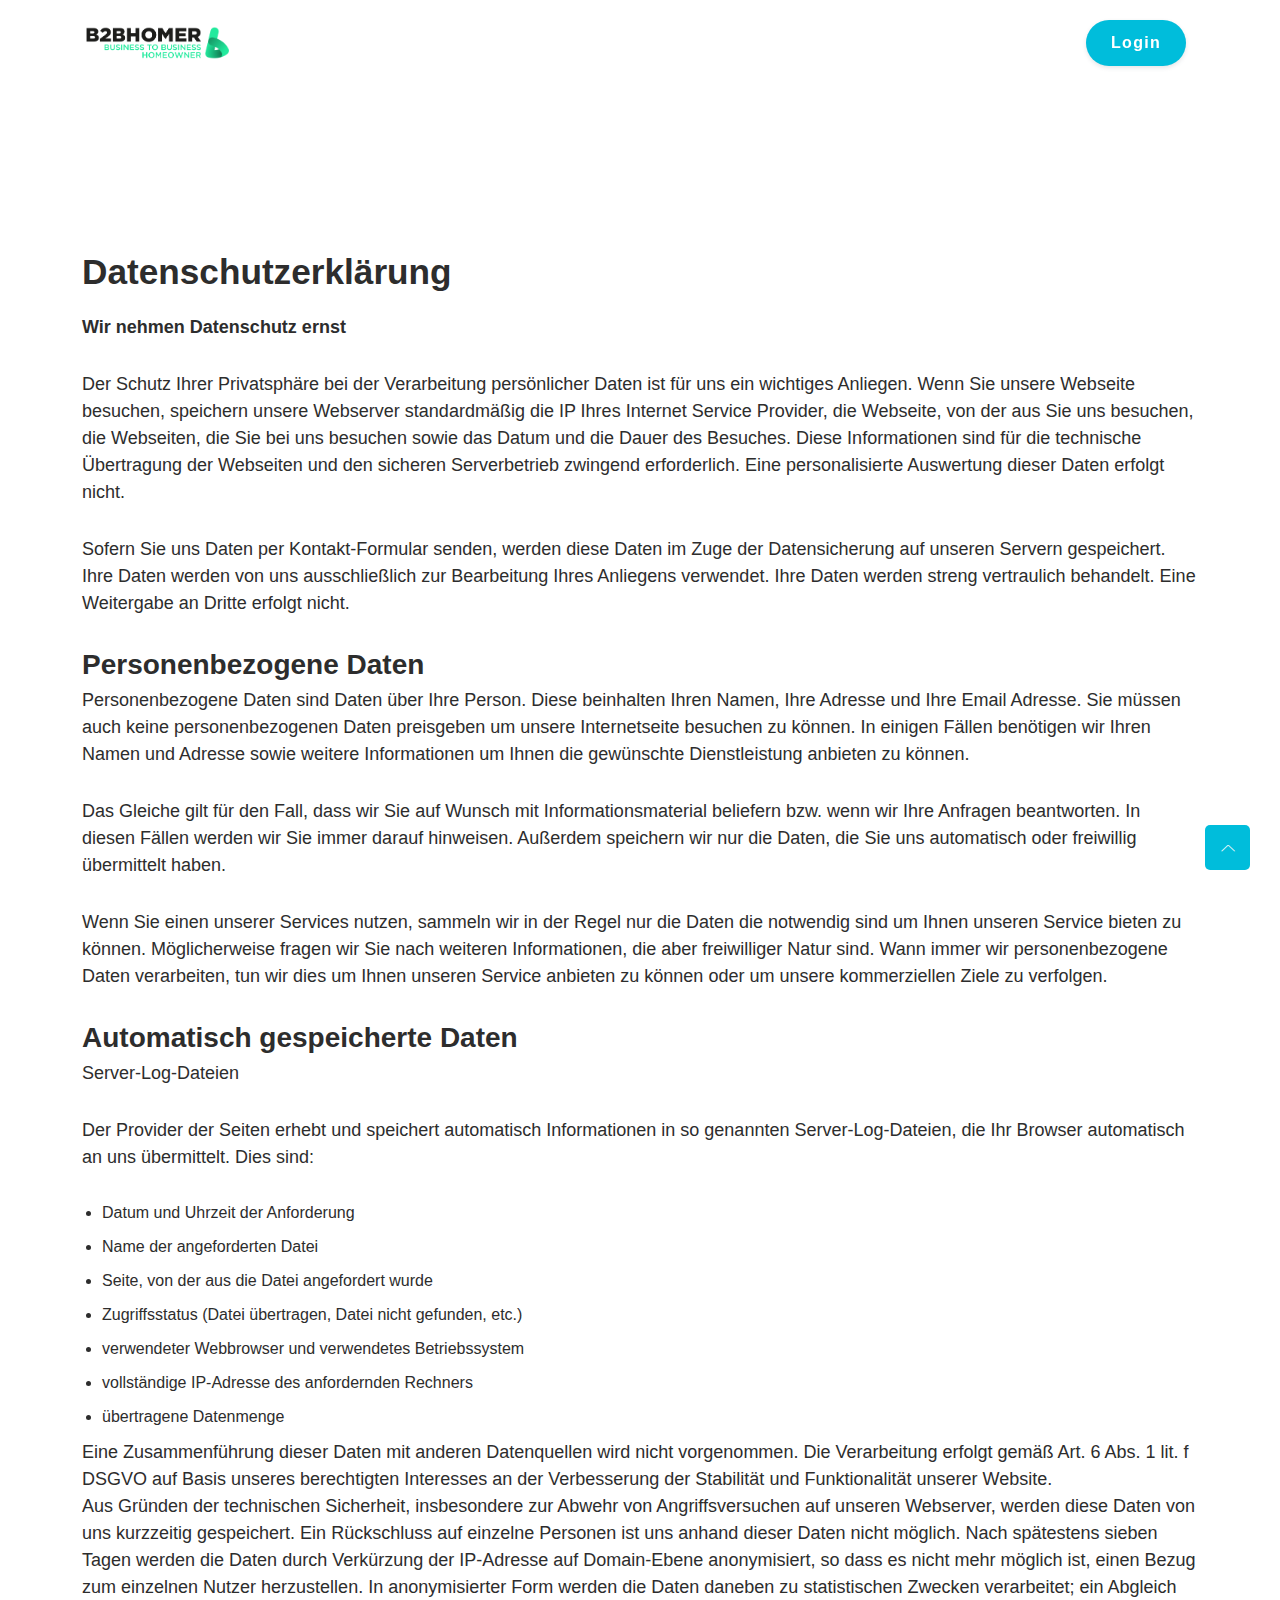
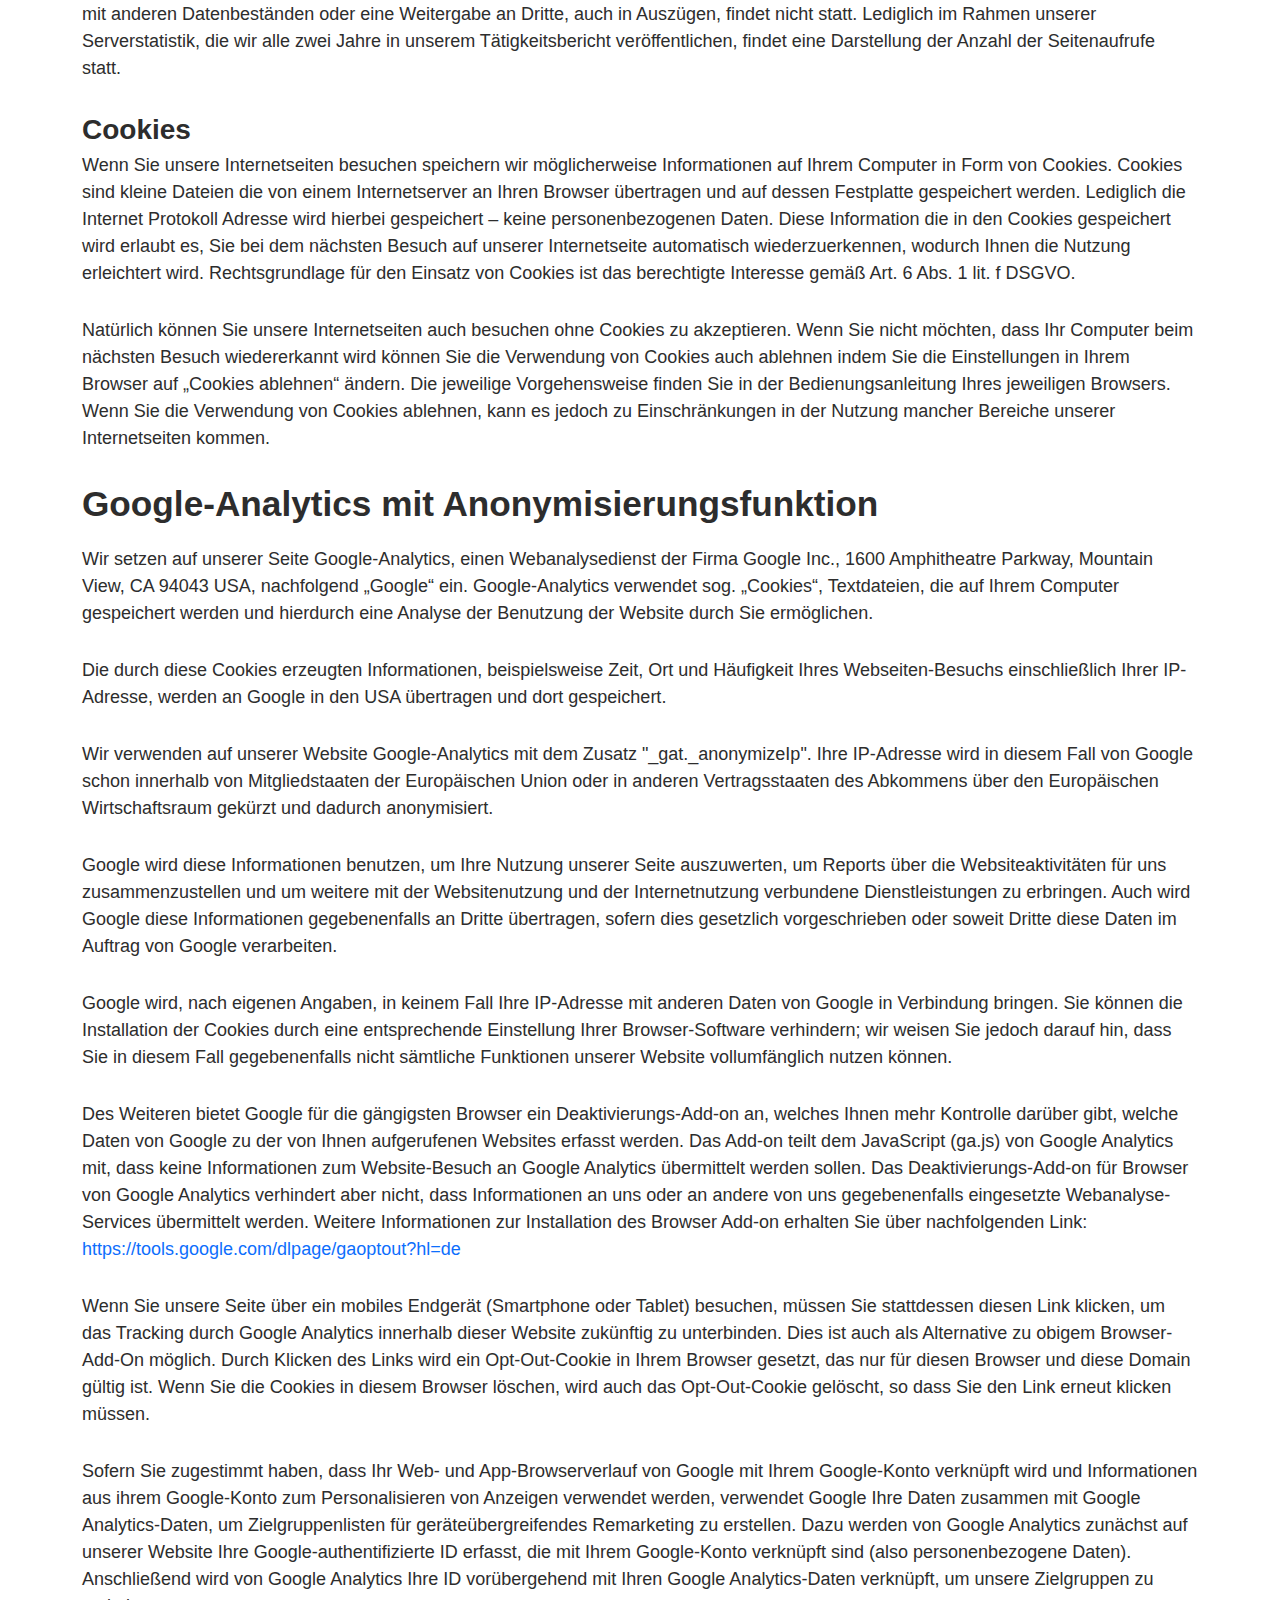
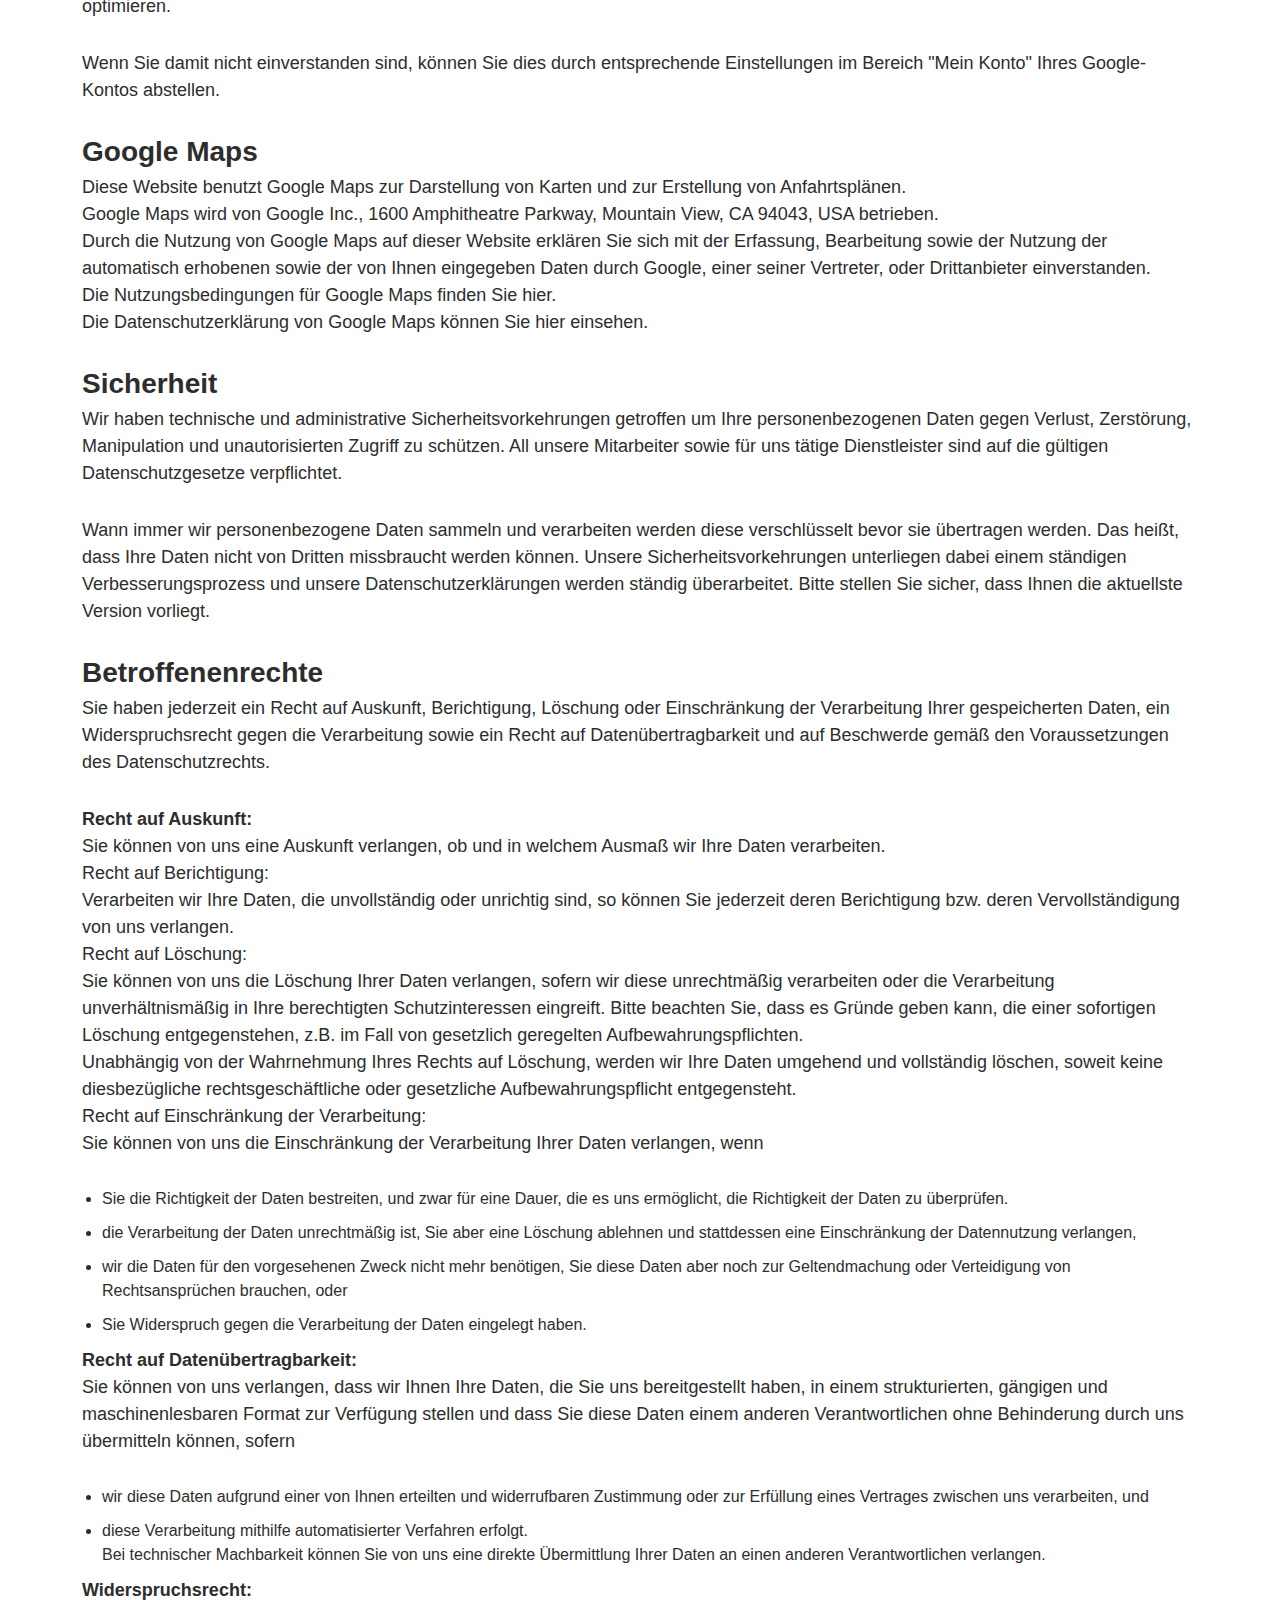
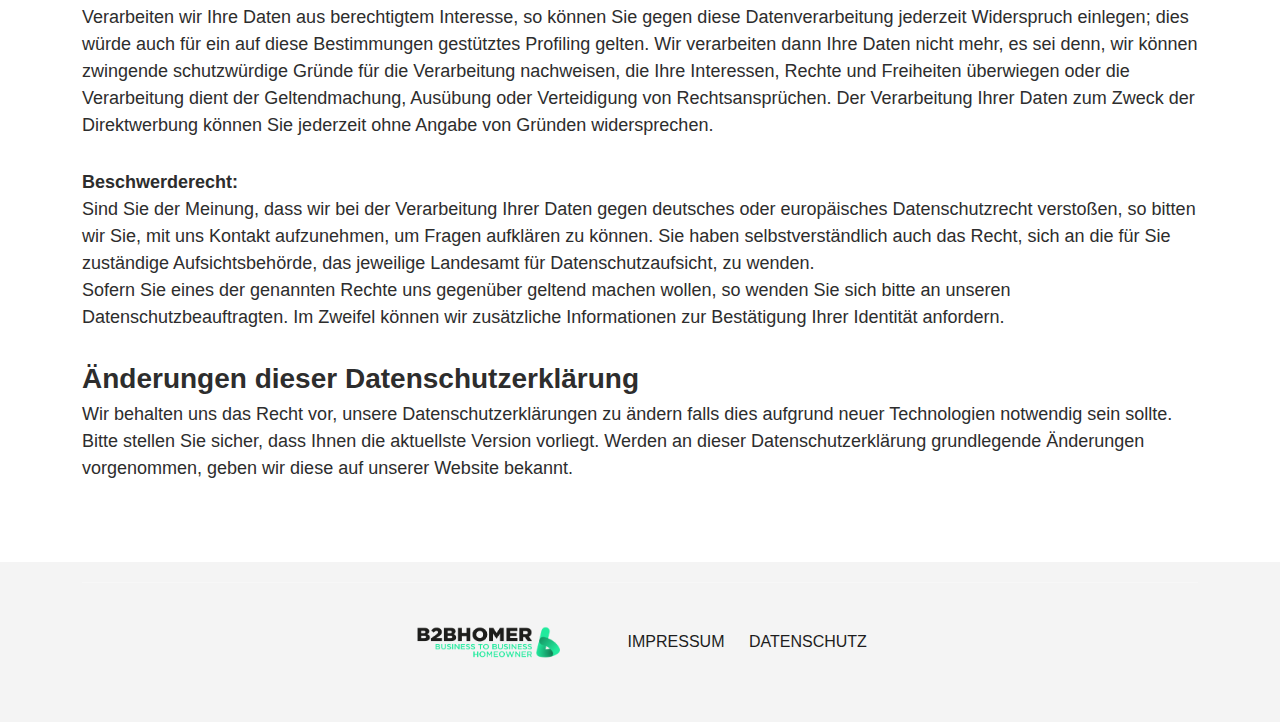
<file: datenschutz.html>
<!DOCTYPE html>
<html lang="en">

<head>
  <!--====== Required meta tags ======-->
  <meta charset="utf-8" />
  <meta http-equiv="x-ua-compatible" content="ie=edge" />
  <meta name="description" content="" />
  <meta name="viewport" content="width=device-width, initial-scale=1, shrink-to-fit=no" />

  <!--====== Title ======-->
  <title>B2B Homer | Home
  </title>
  <link rel="stylesheet" href="assets/css/animate.css" />
  <!--====== Favicon Icon ======-->
  <link rel="shortcut icon" href="../assets/images/favicon.svg" type="image/svg" />

  <!--====== Bootstrap css ======-->
  <link rel="stylesheet" href="assets/css/bootstrap.min.css" />

  <!--====== Line Icons css ======-->
  <link rel="stylesheet" href="assets/css/lineicons.css" />

  <!--====== Tiny Slider css ======-->
  <link rel="stylesheet" href="assets/css/tiny-slider.css" />

  <!--====== gLightBox css ======-->
  <link rel="stylesheet" href="assets/css/glightbox.min.css" />

  <link rel="stylesheet" href="style.css" />
</head>

<body>

  <div class="preloader">
    <div class="loader">
      <div class="spinner">
        <div class="spinner-container">
          <div class="spinner-rotator">
            <div class="spinner-left">
              <div class="spinner-circle"></div>
            </div>
            <div class="spinner-right">
              <div class="spinner-circle"></div>
            </div>
          </div>
        </div>
      </div>
    </div>
  </div>


  <!-- Start header Area -->
  <section id="hero-area" class="header-area header-eight" style="padding: 100px 0;">
    <div class="navbar-area sticky">
      <div class="container">
        <div class="row">
          <div class="col-lg-12">
            <nav class="navbar navbar-expand-lg">
              <a class="navbar-brand" href="https://b2b-landingpage.vercel.app/">
                <img src="assets/images/logo.png" alt="Logo" width="150" />
              </a>
              <button class="navbar-toggler" type="button" data-bs-toggle="collapse"
                data-bs-target="#navbarSupportedContent" aria-controls="navbarSupportedContent" aria-expanded="false"
                aria-label="Toggle navigation">
                <span class="toggler-icon"> </span>
                <span class="toggler-icon"> </span>
                <span class="toggler-icon"> </span>
              </button>

              <div class="collapse navbar-collapse sub-menu-bar" id="navbarSupportedContent">
                <!-- <ul id="nav" class="navbar-nav ms-auto">
                  <li class="nav-item">
                    <a class="page-scroll active" href="#home">Home</a>
                  </li>
                  <li class="nav-item">
                    <a class="page-scroll" href="#features">Features</a>
                  </li>
                  <li class="nav-item">
                    <a class="page-scroll" href="#about">About</a>
                  </li>
                  <li class="nav-item">
                    <a class="page-scroll" href="#facts">Why</a>
                  </li>
                  <li class="nav-item">
                    <a href="javascript:void(0)">Team</a>
                  </li>
                  <li class="nav-item">
                    <a href="javascript:void(0)">Blog</a>
                  </li>
                </ul> -->
              </div>
              <!-- navbar collapse -->

              <div class="navbar-btn d-none d-sm-inline-block">
                <a href="https://stage.dev.b2bhomer.de/" class="btn primary-btn rounded-full">
                  Login
                </a>
              </div>
            </nav>
            <!-- navbar -->
          </div>
        </div>
        
        <!-- row -->
      </div>
      <!-- container -->
    </div>
  </section>



  <!-- Start Pricing  Area -->
  <section id="pricing" class="pricing-area Datenschutz ">
    <!--======  Start Section Title Five ======-->
    <div class="">
      <div class="container">
        <div class="row">
          <div class="col-12 col-md-12">
            <div class="text">
              <h2>Datenschutzerklärung</h2>
              <p><strong>Wir nehmen Datenschutz ernst</strong></p>
              <p>Der Schutz Ihrer Privatsphäre bei der Verarbeitung persönlicher Daten ist für uns ein wichtiges
                Anliegen. Wenn Sie unsere Webseite besuchen, speichern unsere Webserver standardmäßig die IP Ihres
                Internet Service Provider, die Webseite, von der aus Sie uns besuchen, die Webseiten, die Sie bei
                uns
                besuchen sowie das Datum und die Dauer des Besuches. Diese Informationen sind für die technische
                Übertragung der Webseiten und den sicheren Serverbetrieb zwingend erforderlich. Eine
                personalisierte
                Auswertung dieser Daten erfolgt nicht.</p>
              <p>Sofern Sie uns Daten per Kontakt-Formular senden, werden diese Daten im Zuge der Datensicherung
                auf
                unseren Servern gespeichert. Ihre Daten werden von uns ausschließlich zur Bearbeitung Ihres
                Anliegens
                verwendet. Ihre Daten werden streng vertraulich behandelt. Eine Weitergabe an Dritte erfolgt
                nicht.</p>
              <h3>Personenbezogene Daten</h3>
              <p>Personenbezogene Daten sind Daten über Ihre Person. Diese beinhalten Ihren Namen, Ihre Adresse
                und Ihre
                Email Adresse. Sie müssen auch keine personenbezogenen Daten preisgeben um unsere Internetseite
                besuchen
                zu können. In einigen Fällen benötigen wir Ihren Namen und Adresse sowie weitere Informationen um
                Ihnen
                die gewünschte Dienstleistung anbieten zu können. </p>
              <p>Das Gleiche gilt für den Fall, dass wir Sie auf Wunsch mit Informationsmaterial beliefern bzw.
                wenn wir
                Ihre Anfragen beantworten. In diesen Fällen werden wir Sie immer darauf hinweisen. Außerdem
                speichern
                wir nur die Daten, die Sie uns automatisch oder freiwillig übermittelt haben.</p>
              <p>Wenn Sie einen unserer Services nutzen, sammeln wir in der Regel nur die Daten die notwendig sind
                um
                Ihnen unseren Service bieten zu können. Möglicherweise fragen wir Sie nach weiteren Informationen,
                die
                aber freiwilliger Natur sind. Wann immer wir personenbezogene Daten verarbeiten, tun wir dies um
                Ihnen
                unseren Service anbieten zu können oder um unsere kommerziellen Ziele zu verfolgen.</p>
              <h3>Automatisch gespeicherte Daten</h3>
              <p>Server-Log-Dateien </p>
              <p>Der Provider der Seiten erhebt und speichert automatisch Informationen in so genannten
                Server-Log-Dateien, die Ihr Browser automatisch an uns übermittelt. Dies sind:</p>
              <ul>
                <li>Datum und Uhrzeit der Anforderung</li>
                <li>Name der angeforderten Datei</li>
                <li>Seite, von der aus die Datei angefordert wurde</li>
                <li>Zugriffsstatus (Datei übertragen, Datei nicht gefunden, etc.)</li>
                <li>verwendeter Webbrowser und verwendetes Betriebssystem</li>
                <li>vollständige IP-Adresse des anfordernden Rechners</li>
                <li>übertragene Datenmenge</li>
              </ul>
              <p>Eine Zusammenführung dieser Daten mit anderen Datenquellen wird nicht vorgenommen. Die
                Verarbeitung
                erfolgt gemäß Art. 6 Abs. 1 lit. f DSGVO auf Basis unseres berechtigten Interesses an der
                Verbesserung
                der Stabilität und Funktionalität unserer Website.<br>
                Aus Gründen der technischen Sicherheit, insbesondere zur Abwehr von Angriffsversuchen auf unseren
                Webserver, werden diese Daten von uns kurzzeitig gespeichert. Ein Rückschluss auf einzelne
                Personen ist
                uns anhand dieser Daten nicht möglich. Nach spätestens sieben Tagen werden die Daten durch
                Verkürzung
                der IP-Adresse auf Domain-Ebene anonymisiert, so dass es nicht mehr möglich ist, einen Bezug zum
                einzelnen Nutzer herzustellen. In anonymisierter Form werden die Daten daneben zu statistischen
                Zwecken
                verarbeitet; ein Abgleich mit anderen Datenbeständen oder eine Weitergabe an Dritte, auch in
                Auszügen,
                findet nicht statt. Lediglich im Rahmen unserer Serverstatistik, die wir alle zwei Jahre in
                unserem
                Tätigkeitsbericht veröffentlichen, findet eine Darstellung der Anzahl der Seitenaufrufe statt.</p>
              <h3>Cookies</h3>
              <p>Wenn Sie unsere Internetseiten besuchen speichern wir möglicherweise Informationen auf Ihrem
                Computer
                in Form von Cookies. Cookies sind kleine Dateien die von einem Internetserver an Ihren Browser
                übertragen und auf dessen Festplatte gespeichert werden. Lediglich die Internet Protokoll Adresse
                wird
                hierbei gespeichert – keine personenbezogenen Daten. Diese Information die in den Cookies
                gespeichert
                wird erlaubt es, Sie bei dem nächsten Besuch auf unserer Internetseite automatisch
                wiederzuerkennen,
                wodurch Ihnen die Nutzung erleichtert wird. Rechtsgrundlage für den Einsatz von Cookies ist das
                berechtigte Interesse gemäß Art. 6 Abs. 1 lit. f DSGVO.</p>
              <p>Natürlich können Sie unsere Internetseiten auch besuchen ohne Cookies zu akzeptieren. Wenn Sie
                nicht
                möchten, dass Ihr Computer beim nächsten Besuch wiedererkannt wird können Sie die Verwendung von
                Cookies
                auch ablehnen indem Sie die Einstellungen in Ihrem Browser auf „Cookies ablehnen“ ändern. Die
                jeweilige
                Vorgehensweise finden Sie in der Bedienungsanleitung Ihres jeweiligen Browsers. Wenn Sie die
                Verwendung
                von Cookies ablehnen, kann es jedoch zu Einschränkungen in der Nutzung mancher Bereiche unserer
                Internetseiten kommen. </p>
              <h2>Google-Analytics mit Anonymisierungsfunktion</h2>
              <p>Wir setzen auf unserer Seite Google-Analytics, einen Webanalysedienst der Firma Google Inc., 1600
                Amphitheatre Parkway, Mountain View, CA 94043 USA, nachfolgend „Google“ ein. Google-Analytics
                verwendet
                sog. „Cookies“, Textdateien, die auf Ihrem Computer gespeichert werden und hierdurch eine Analyse
                der
                Benutzung der Website durch Sie ermöglichen.</p>
              <p>Die durch diese Cookies erzeugten Informationen, beispielsweise Zeit, Ort und Häufigkeit Ihres
                Webseiten-Besuchs einschließlich Ihrer IP-Adresse, werden an Google in den USA übertragen und dort
                gespeichert.</p>
              <p>Wir verwenden auf unserer Website Google-Analytics mit dem Zusatz "_gat._anonymizeIp". Ihre
                IP-Adresse
                wird in diesem Fall von Google schon innerhalb von Mitgliedstaaten der Europäischen Union oder in
                anderen Vertragsstaaten des Abkommens über den Europäischen Wirtschaftsraum gekürzt und dadurch
                anonymisiert.</p>
              <p>Google wird diese Informationen benutzen, um Ihre Nutzung unserer Seite auszuwerten, um Reports
                über
                die Websiteaktivitäten für uns zusammenzustellen und um weitere mit der Websitenutzung und der
                Internetnutzung verbundene Dienstleistungen zu erbringen. Auch wird Google diese Informationen
                gegebenenfalls an Dritte übertragen, sofern dies gesetzlich vorgeschrieben oder soweit Dritte
                diese
                Daten im Auftrag von Google verarbeiten. </p>
              <p>Google wird, nach eigenen Angaben, in keinem Fall Ihre IP-Adresse mit anderen Daten von Google in
                Verbindung bringen. Sie können die Installation der Cookies durch eine entsprechende Einstellung
                Ihrer
                Browser-Software verhindern; wir weisen Sie jedoch darauf hin, dass Sie in diesem Fall
                gegebenenfalls
                nicht sämtliche Funktionen unserer Website vollumfänglich nutzen können.</p>
              <p>Des Weiteren bietet Google für die gängigsten Browser ein Deaktivierungs-Add-on an, welches Ihnen
                mehr
                Kontrolle darüber gibt, welche Daten von Google zu der von Ihnen aufgerufenen Websites erfasst
                werden.
                Das Add-on teilt dem JavaScript (ga.js) von Google Analytics mit, dass keine Informationen zum
                Website-Besuch an Google Analytics übermittelt werden sollen. Das Deaktivierungs-Add-on für
                Browser von
                Google Analytics verhindert aber nicht, dass Informationen an uns oder an andere von uns
                gegebenenfalls
                eingesetzte Webanalyse-Services übermittelt werden. Weitere Informationen zur Installation des
                Browser
                Add-on erhalten Sie über nachfolgenden Link: <a
                  href="https://tools.google.com/dlpage/gaoptout?hl=de">https://tools.google.com/dlpage/gaoptout?hl=de</a>
              </p>
              <p>Wenn Sie unsere Seite über ein mobiles Endgerät (Smartphone oder Tablet) besuchen, müssen Sie
                stattdessen diesen Link klicken, um das Tracking durch Google Analytics innerhalb dieser Website
                zukünftig zu unterbinden. Dies ist auch als Alternative zu obigem Browser-Add-On möglich. Durch
                Klicken
                des Links wird ein Opt-Out-Cookie in Ihrem Browser gesetzt, das nur für diesen Browser und diese
                Domain
                gültig ist. Wenn Sie die Cookies in diesem Browser löschen, wird auch das Opt-Out-Cookie gelöscht,
                so
                dass Sie den Link erneut klicken müssen.</p>
              <p>Sofern Sie zugestimmt haben, dass Ihr Web- und App-Browserverlauf von Google mit Ihrem
                Google-Konto
                verknüpft wird und Informationen aus ihrem Google-Konto zum Personalisieren von Anzeigen verwendet
                werden, verwendet Google Ihre Daten zusammen mit Google Analytics-Daten, um Zielgruppenlisten für
                geräteübergreifendes Remarketing zu erstellen. Dazu werden von Google Analytics zunächst auf
                unserer
                Website Ihre Google-authentifizierte ID erfasst, die mit Ihrem Google-Konto verknüpft sind (also
                personenbezogene Daten). Anschließend wird von Google Analytics Ihre ID vorübergehend mit Ihren
                Google
                Analytics-Daten verknüpft, um unsere Zielgruppen zu optimieren.</p>
              <p>Wenn Sie damit nicht einverstanden sind, können Sie dies durch entsprechende Einstellungen im
                Bereich
                "Mein Konto" Ihres Google-Kontos abstellen.</p>
              <h3>Google Maps</h3>
              <p>Diese Website benutzt Google Maps zur Darstellung von Karten und zur Erstellung von
                Anfahrtsplänen.<br>
                Google Maps wird von Google Inc., 1600 Amphitheatre Parkway, Mountain View, CA 94043, USA
                betrieben.<br>
                Durch die Nutzung von Google Maps auf dieser Website erklären Sie sich mit der Erfassung,
                Bearbeitung
                sowie der Nutzung der automatisch erhobenen sowie der von Ihnen eingegeben Daten durch Google,
                einer
                seiner Vertreter, oder Drittanbieter einverstanden.<br>
                Die Nutzungsbedingungen für Google Maps finden Sie hier.<br>
                Die Datenschutzerklärung von Google Maps können Sie hier einsehen.</p>
              <h3>Sicherheit</h3>
              <p>Wir haben technische und administrative Sicherheitsvorkehrungen getroffen um Ihre
                personenbezogenen
                Daten gegen Verlust, Zerstörung, Manipulation und unautorisierten Zugriff zu schützen. All unsere
                Mitarbeiter sowie für uns tätige Dienstleister sind auf die gültigen Datenschutzgesetze
                verpflichtet.
              </p>
              <p>Wann immer wir personenbezogene Daten sammeln und verarbeiten werden diese verschlüsselt bevor
                sie
                übertragen werden. Das heißt, dass Ihre Daten nicht von Dritten missbraucht werden können. Unsere
                Sicherheitsvorkehrungen unterliegen dabei einem ständigen Verbesserungsprozess und unsere
                Datenschutzerklärungen werden ständig überarbeitet. Bitte stellen Sie sicher, dass Ihnen die
                aktuellste
                Version vorliegt.</p>
              <h3>Betroffenenrechte</h3>
              <p>Sie haben jederzeit ein Recht auf Auskunft, Berichtigung, Löschung oder Einschränkung der
                Verarbeitung
                Ihrer gespeicherten Daten, ein Widerspruchsrecht gegen die Verarbeitung sowie ein Recht auf
                Datenübertragbarkeit und auf Beschwerde gemäß den Voraussetzungen des Datenschutzrechts.</p>
              <p><strong>Recht auf Auskunft:</strong><br>
                Sie können von uns eine Auskunft verlangen, ob und in welchem Ausmaß wir Ihre Daten
                verarbeiten.<br>
                Recht auf Berichtigung:<br>
                Verarbeiten wir Ihre Daten, die unvollständig oder unrichtig sind, so können Sie jederzeit deren
                Berichtigung bzw. deren Vervollständigung von uns verlangen.<br>
                Recht auf Löschung:<br>
                Sie können von uns die Löschung Ihrer Daten verlangen, sofern wir diese unrechtmäßig verarbeiten
                oder
                die Verarbeitung unverhältnismäßig in Ihre berechtigten Schutzinteressen eingreift. Bitte beachten
                Sie,
                dass es Gründe geben kann, die einer sofortigen Löschung entgegenstehen, z.B. im Fall von
                gesetzlich
                geregelten Aufbewahrungspflichten.<br>
                Unabhängig von der Wahrnehmung Ihres Rechts auf Löschung, werden wir Ihre Daten umgehend und
                vollständig
                löschen, soweit keine diesbezügliche rechtsgeschäftliche oder gesetzliche Aufbewahrungspflicht
                entgegensteht.<br>
                Recht auf Einschränkung der Verarbeitung:<br>
                Sie können von uns die Einschränkung der Verarbeitung Ihrer Daten verlangen, wenn</p>
              <ul>
                <li>Sie die Richtigkeit der Daten bestreiten, und zwar für eine Dauer, die es uns ermöglicht, die
                  Richtigkeit der Daten zu überprüfen.</li>
                <li>die Verarbeitung der Daten unrechtmäßig ist, Sie aber eine Löschung ablehnen und stattdessen
                  eine
                  Einschränkung der Datennutzung verlangen,</li>
                <li>wir die Daten für den vorgesehenen Zweck nicht mehr benötigen, Sie diese Daten aber noch zur
                  Geltendmachung oder Verteidigung von Rechtsansprüchen brauchen, oder</li>
                <li>Sie Widerspruch gegen die Verarbeitung der Daten eingelegt haben.</li>
              </ul>
              <p><strong>Recht auf Datenübertragbarkeit:</strong><br>
                Sie können von uns verlangen, dass wir Ihnen Ihre Daten, die Sie uns bereitgestellt haben, in
                einem
                strukturierten, gängigen und maschinenlesbaren Format zur Verfügung stellen und dass Sie diese
                Daten
                einem anderen Verantwortlichen ohne Behinderung durch uns übermitteln können, sofern</p>
              <ul>
                <li>wir diese Daten aufgrund einer von Ihnen erteilten und widerrufbaren Zustimmung oder zur
                  Erfüllung
                  eines Vertrages zwischen uns verarbeiten, und</li>
                <li>diese Verarbeitung mithilfe automatisierter Verfahren erfolgt.<br>
                  Bei technischer Machbarkeit können Sie von uns eine direkte Übermittlung Ihrer Daten an einen
                  anderen
                  Verantwortlichen verlangen.</li>
              </ul>
              <p><strong>Widerspruchsrecht:</strong><br>
                Verarbeiten wir Ihre Daten aus berechtigtem Interesse, so können Sie gegen diese Datenverarbeitung
                jederzeit Widerspruch einlegen; dies würde auch für ein auf diese Bestimmungen gestütztes
                Profiling
                gelten. Wir verarbeiten dann Ihre Daten nicht mehr, es sei denn, wir können zwingende
                schutzwürdige
                Gründe für die Verarbeitung nachweisen, die Ihre Interessen, Rechte und Freiheiten überwiegen oder
                die
                Verarbeitung dient der Geltendmachung, Ausübung oder Verteidigung von Rechtsansprüchen. Der
                Verarbeitung
                Ihrer Daten zum Zweck der Direktwerbung können Sie jederzeit ohne Angabe von Gründen
                widersprechen. </p>
              <p><strong>Beschwerderecht:</strong><br>
                Sind Sie der Meinung, dass wir bei der Verarbeitung Ihrer Daten gegen deutsches oder europäisches
                Datenschutzrecht verstoßen, so bitten wir Sie, mit uns Kontakt aufzunehmen, um Fragen aufklären zu
                können. Sie haben selbstverständlich auch das Recht, sich an die für Sie zuständige
                Aufsichtsbehörde,
                das jeweilige Landesamt für Datenschutzaufsicht, zu wenden.<br>
                Sofern Sie eines der genannten Rechte uns gegenüber geltend machen wollen, so wenden Sie sich
                bitte an
                unseren Datenschutzbeauftragten. Im Zweifel können wir zusätzliche Informationen zur Bestätigung
                Ihrer
                Identität anfordern.</p>
              <h3>Änderungen dieser Datenschutzerklärung</h3>
              <p>Wir behalten uns das Recht vor, unsere Datenschutzerklärungen zu ändern falls dies aufgrund neuer
                Technologien notwendig sein sollte. Bitte stellen Sie sicher, dass Ihnen die aktuellste Version
                vorliegt. Werden an dieser Datenschutzerklärung grundlegende Änderungen vorgenommen, geben wir
                diese auf
                unserer Website bekannt.</p>
            </div>
          </div>

        </div>
        <!-- container -->
      </div>
    </div>
  </section>
  <!--/ End Pricing  Area -->

  <!-- Start Footer Area -->
  <footer id="footer" class="footer-area pt-120">
    <div class="container text-center">

      <!-- footer widget -->
      <div class="footer-copyright text-center">
        <div class="row">
          <div class="col-lg-12">
            <div class="copyright  justify-content-between">
              <div class="copyright-content">
                <a href="https://b2b-landingpage.vercel.app/"> <img src="assets/images/logo.png" width="150"></a>
                <a href="impressum.html">IMPRESSUM</a>
                <a href="datenschutz.html">DATENSCHUTZ</a>
              </div>
              <!-- copyright content -->
            </div>
            <!-- copyright -->
          </div>
        </div>
        <!-- row -->
      </div>
      <!-- footer copyright -->
    </div>
    <!-- container -->
    <div id="particles-2"></div>
  </footer>



  <a href="#" class="scroll-top btn-hover">
    <i class="lni lni-chevron-up"></i>
  </a>

  <div id="particles-2"></div>

  <!--====== js ======-->
  <script src="assets/js/bootstrap.bundle.min.js"></script>
  <script src="assets/js/glightbox.min.js"></script>
  <script src="assets/js/main.js"></script>
  <script src="assets/js/tiny-slider.js"></script>
  <script src="https://cdn.lordicon.com/xdjxvujz.js"></script>
  <script src="assets/js/wow.min.js"></script>
  <script src="assets/js/glightbox.min.js"></script>
  <script src="assets/js/count-up.min.js"></script>
  <script src="assets/js/particles.min.js"></script>
  <script type="text/javascript">
    //========= testimonial 
    tns({
      container: '.testimonial-slider',
      items: 3,
      slideBy: 'page',
      autoplay: false,
      mouseDrag: true,
      gutter: 0,
      nav: true,
      controls: false,
      controlsText: ['<i class="lni lni-arrow-left"></i>', '<i class="lni lni-arrow-right"></i>'],
      responsive: {
        0: {
          items: 1,
        },
        540: {
          items: 1,
        },
        768: {
          items: 1,
        },
        992: {
          items: 1,
        },
        1170: {
          items: 1,
        }
      }
    });
  </script>

  <script>

    //===== close navbar-collapse when a  clicked
    let navbarTogglerNine = document.querySelector(
      ".navbar-nine .navbar-toggler"
    );
    navbarTogglerNine.addEventListener("click", function () {
      navbarTogglerNine.classList.toggle("active");
    });

    // ==== left sidebar toggle
    let sidebarLeft = document.querySelector(".sidebar-left");
    let overlayLeft = document.querySelector(".overlay-left");
    let sidebarClose = document.querySelector(".sidebar-close .close");




    function changeLayout() {
      let segmentTwo = document.getElementsByClassName("segment-two");
      let segmentOne = document.getElementsByClassName("segment-one");
      let sideSegmentOne = document.getElementsByClassName("side-segment-one");
      let sideSegmentTwo = document.getElementsByClassName("side-segment-two");

      segmentOne[0].style.display = segmentOne[0].style.display === 'none' ? 'inline-block' : 'none';
      segmentTwo[0].style.display = segmentTwo[0].style.display === 'none' ? 'inline-block' : 'none';
      sideSegmentOne[0].style.display = sideSegmentOne[0].style.display === 'none' ? 'inline-block' : 'none';
      sideSegmentTwo[0].style.display = sideSegmentTwo[0].style.display === 'none' ? 'inline-block' : 'none';
    }

    overlayLeft.addEventListener("click", function () {
      sidebarLeft.classList.toggle("open");
      overlayLeft.classList.toggle("open");
    });
    sidebarClose.addEventListener("click", function () {
      sidebarLeft.classList.remove("open");
      overlayLeft.classList.remove("open");
    });

    // ===== navbar nine sideMenu
    let sideMenuLeftNine = document.querySelector(".navbar-nine .menu-bar");

    sideMenuLeftNine.addEventListener("click", function () {
      sidebarLeft.classList.add("open");
      overlayLeft.classList.add("open");
    });

    //========= glightbox
    GLightbox({
      'href': 'https://www.youtube.com/watch?v=r44RKWyfcFw&fbclid=IwAR21beSJORalzmzokxDRcGfkZA1AtRTE__l5N4r09HcGS5Y6vOluyouM9EM',
      'type': 'video',
      'source': 'youtube', //vimeo, youtube or local
      'width': 900,
      'autoplayVideos': true,
    });

  </script>
</body>

</html>
</file>
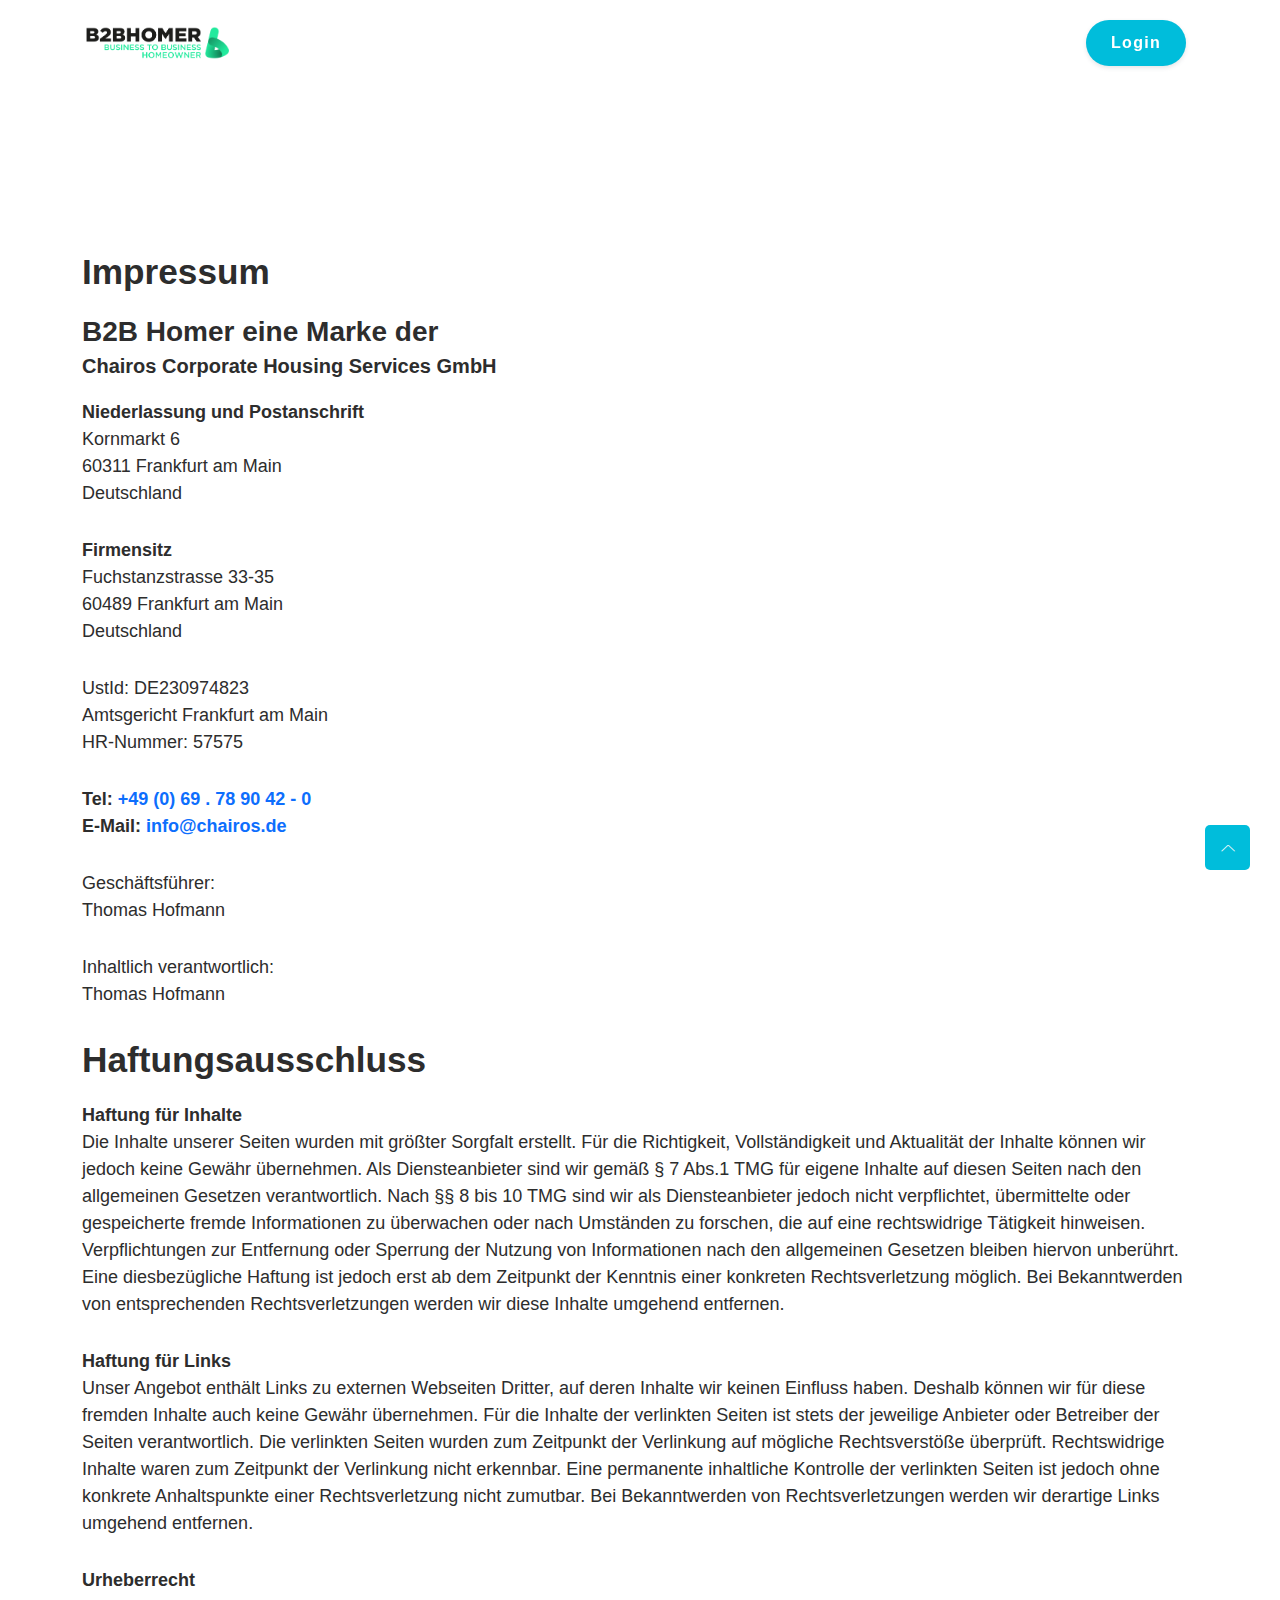
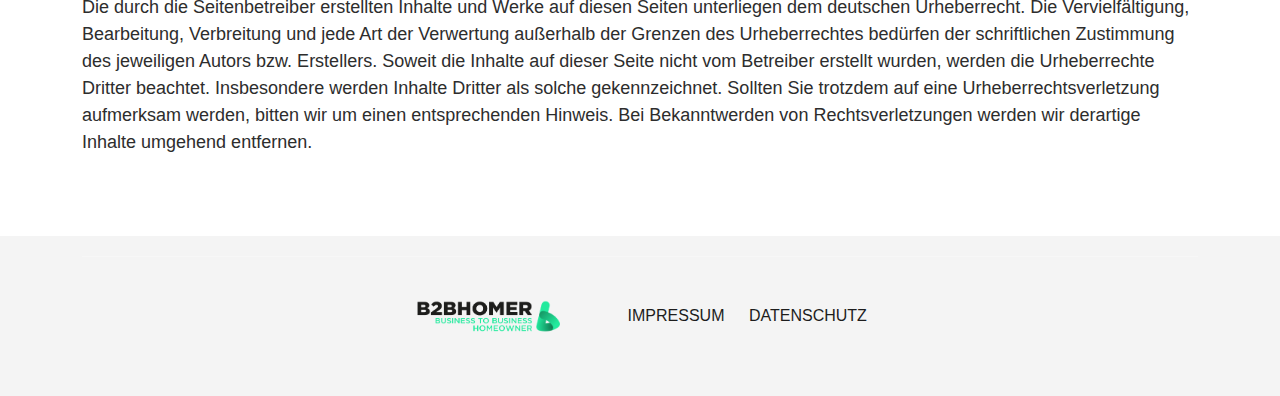
<file: impressum.html>
<!DOCTYPE html>
<html lang="en">

<head>
  <!--====== Required meta tags ======-->
  <meta charset="utf-8" />
  <meta http-equiv="x-ua-compatible" content="ie=edge" />
  <meta name="description" content="" />
  <meta name="viewport" content="width=device-width, initial-scale=1, shrink-to-fit=no" />

  <!--====== Title ======-->
  <title>B2B Homer | Home
  </title>
  <link rel="stylesheet" href="assets/css/animate.css" />
  <!--====== Favicon Icon ======-->
  <link rel="shortcut icon" href="../assets/images/favicon.svg" type="image/svg" />

  <!--====== Bootstrap css ======-->
  <link rel="stylesheet" href="assets/css/bootstrap.min.css" />

  <!--====== Line Icons css ======-->
  <link rel="stylesheet" href="assets/css/lineicons.css" />

  <!--====== Tiny Slider css ======-->
  <link rel="stylesheet" href="assets/css/tiny-slider.css" />

  <!--====== gLightBox css ======-->
  <link rel="stylesheet" href="assets/css/glightbox.min.css" />

  <link rel="stylesheet" href="style.css" />
</head>

<body>

  <div class="preloader">
    <div class="loader">
      <div class="spinner">
        <div class="spinner-container">
          <div class="spinner-rotator">
            <div class="spinner-left">
              <div class="spinner-circle"></div>
            </div>
            <div class="spinner-right">
              <div class="spinner-circle"></div>
            </div>
          </div>
        </div>
      </div>
    </div>
  </div>


  <!-- Start header Area -->
  <section id="hero-area" class="header-area header-eight" style="padding: 100px 0;">
    <div class="navbar-area sticky" style="display: block;">
      <div class="container">
        <div class="row">
          <div class="col-lg-12">
            <nav class="navbar navbar-expand-lg">
              <a class="navbar-brand" href="https://b2b-landingpage.vercel.app/">
                <img src="assets/images/logo.png" alt="Logo" width="150" />
              </a>
              <button class="navbar-toggler" type="button" data-bs-toggle="collapse"
                data-bs-target="#navbarSupportedContent" aria-controls="navbarSupportedContent" aria-expanded="false"
                aria-label="Toggle navigation">
                <span class="toggler-icon"> </span>
                <span class="toggler-icon"> </span>
                <span class="toggler-icon"> </span>
              </button>

              <div class="collapse navbar-collapse sub-menu-bar" id="navbarSupportedContent">
                <!-- <ul id="nav" class="navbar-nav ms-auto">
                  <li class="nav-item">
                    <a class="page-scroll active" href="#home">Home</a>
                  </li>
                  <li class="nav-item">
                    <a class="page-scroll" href="#features">Features</a>
                  </li>
                  <li class="nav-item">
                    <a class="page-scroll" href="#about">About</a>
                  </li>
                  <li class="nav-item">
                    <a class="page-scroll" href="#facts">Why</a>
                  </li>
                  <li class="nav-item">
                    <a href="javascript:void(0)">Team</a>
                  </li>
                  <li class="nav-item">
                    <a href="javascript:void(0)">Blog</a>
                  </li>
                </ul> -->
              </div>
              <!-- navbar collapse -->

              <div class="navbar-btn d-none d-sm-inline-block">
                <a href="https://stage.dev.b2bhomer.de/" class="btn primary-btn rounded-full">
                  Login
                </a>
              </div>
            </nav>
            <!-- navbar -->
          </div>
        </div>

        <!-- row -->
      </div>
      <!-- container -->
    </div>
  </section>



  <!-- Start Pricing  Area -->
  <section id="pricing" class="pricing-area Datenschutz ">
    <!--======  Start Section Title Five ======-->
    <div class="">
      <div class="container">
        <div class="row">
          <div class="col-12 col-md-12">
            <div class="text">
              <h2>Impressum</h2>
              <h3>B2B Homer eine Marke der</h3><h5> Chairos Corporate Housing Services GmbH</h5>
              <p><strong>Niederlassung und Postanschrift</strong><br>
                Kornmarkt 6<br>
                60311 Frankfurt am Main<br>
                Deutschland</p>
              <p><strong>Firmensitz</strong><br>
                Fuchstanzstrasse 33-35<br>
                60489 Frankfurt am Main<br>
                Deutschland</p>
              <p>UstId: DE230974823<br>
                Amtsgericht Frankfurt am Main<br>
                HR-Nummer: 57575</p>
              <p><strong>Tel: <a href="tel:+49697890420">+49 (0) 69 . 78 90 42 - 0</a></strong><br>
                <strong>E-Mail: <a href="mailto:info@chairos.de">info@chairos.de</a></strong>
              </p>
              <p>Geschäftsführer:<br>
                Thomas Hofmann</p>
              <p>Inhaltlich verantwortlich:<br>
                Thomas Hofmann</p>
              <h2>Haftungsausschluss</h2>
              <p><strong>Haftung für Inhalte</strong><br>
                Die Inhalte unserer Seiten wurden mit größter Sorgfalt erstellt. Für die Richtigkeit, Vollständigkeit
                und Aktualität der Inhalte können wir jedoch keine Gewähr übernehmen. Als Diensteanbieter sind wir gemäß
                § 7 Abs.1 TMG für eigene Inhalte auf diesen Seiten nach den allgemeinen Gesetzen verantwortlich. Nach §§
                8 bis 10 TMG sind wir als Diensteanbieter jedoch nicht verpflichtet, übermittelte oder gespeicherte
                fremde Informationen zu überwachen oder nach Umständen zu forschen, die auf eine rechtswidrige Tätigkeit
                hinweisen. Verpflichtungen zur Entfernung oder Sperrung der Nutzung von Informationen nach den
                allgemeinen Gesetzen bleiben hiervon unberührt. Eine diesbezügliche Haftung ist jedoch erst ab dem
                Zeitpunkt der Kenntnis einer konkreten Rechtsverletzung möglich. Bei Bekanntwerden von entsprechenden
                Rechtsverletzungen werden wir diese Inhalte umgehend entfernen.</p>
              <p><strong>Haftung für Links</strong><br>
                Unser Angebot enthält Links zu externen Webseiten Dritter, auf deren Inhalte wir keinen Einfluss haben.
                Deshalb können wir für diese fremden Inhalte auch keine Gewähr übernehmen. Für die Inhalte der
                verlinkten Seiten ist stets der jeweilige Anbieter oder Betreiber der Seiten verantwortlich. Die
                verlinkten Seiten wurden zum Zeitpunkt der Verlinkung auf mögliche Rechtsverstöße überprüft.
                Rechtswidrige Inhalte waren zum Zeitpunkt der Verlinkung nicht erkennbar. Eine permanente inhaltliche
                Kontrolle der verlinkten Seiten ist jedoch ohne konkrete Anhaltspunkte einer Rechtsverletzung nicht
                zumutbar. Bei Bekanntwerden von Rechtsverletzungen werden wir derartige Links umgehend entfernen.</p>
              <p><strong>Urheberrecht</strong><br>
                Die durch die Seitenbetreiber erstellten Inhalte und Werke auf diesen Seiten unterliegen dem deutschen
                Urheberrecht. Die Vervielfältigung, Bearbeitung, Verbreitung und jede Art der Verwertung außerhalb der
                Grenzen des Urheberrechtes bedürfen der schriftlichen Zustimmung des jeweiligen Autors bzw. Erstellers.
                Soweit die Inhalte auf dieser Seite nicht vom Betreiber erstellt wurden, werden die Urheberrechte
                Dritter beachtet. Insbesondere werden Inhalte Dritter als solche gekennzeichnet. Sollten Sie trotzdem
                auf eine Urheberrechtsverletzung aufmerksam werden, bitten wir um einen entsprechenden Hinweis. Bei
                Bekanntwerden von Rechtsverletzungen werden wir derartige Inhalte umgehend entfernen.</p>
            </div>
          </div>

        </div>
        <!-- container -->
      </div>
    </div>
  </section>
  <!--/ End Pricing  Area -->

  <!-- Start Footer Area -->
  <footer id="footer" class="footer-area pt-120">
    <div class="container">

      <!-- footer widget -->
      <div class="footer-copyright text-center">
        <div class="row">
          <div class="col-lg-12">
            <div class="copyright justify-content-between">
              <div class="copyright-content">
               <a href="https://b2b-landingpage.vercel.app/"> <img src="assets/images/logo.png" width="150"></a>
                <a href="impressum.html">IMPRESSUM</a>
                <a href="datenschutz.html">DATENSCHUTZ</a>
              </div>
              <!-- copyright content -->
            </div>
            <!-- copyright -->
          </div>
        </div>
        <!-- row -->
      </div>
      <!-- footer copyright -->
    </div>
    <!-- container -->
    <div id="particles-2"></div>
  </footer>



  <a href="#" class="scroll-top btn-hover">
    <i class="lni lni-chevron-up"></i>
  </a>

  <div id="particles-2"></div>

  <!--====== js ======-->
  <script src="assets/js/bootstrap.bundle.min.js"></script>
  <script src="assets/js/glightbox.min.js"></script>
  <script src="assets/js/main.js"></script>
  <script src="assets/js/tiny-slider.js"></script>
  <script src="https://cdn.lordicon.com/xdjxvujz.js"></script>
  <script src="assets/js/wow.min.js"></script>
  <script src="assets/js/glightbox.min.js"></script>
  <script src="assets/js/count-up.min.js"></script>
  <script src="assets/js/particles.min.js"></script>
  <script type="text/javascript">
    //========= testimonial 
    tns({
      container: '.testimonial-slider',
      items: 3,
      slideBy: 'page',
      autoplay: false,
      mouseDrag: true,
      gutter: 0,
      nav: true,
      controls: false,
      controlsText: ['<i class="lni lni-arrow-left"></i>', '<i class="lni lni-arrow-right"></i>'],
      responsive: {
        0: {
          items: 1,
        },
        540: {
          items: 1,
        },
        768: {
          items: 1,
        },
        992: {
          items: 1,
        },
        1170: {
          items: 1,
        }
      }
    });
  </script>

  <script>

    //===== close navbar-collapse when a  clicked
    let navbarTogglerNine = document.querySelector(
      ".navbar-nine .navbar-toggler"
    );
    navbarTogglerNine.addEventListener("click", function () {
      navbarTogglerNine.classList.toggle("active");
    });

    // ==== left sidebar toggle
    let sidebarLeft = document.querySelector(".sidebar-left");
    let overlayLeft = document.querySelector(".overlay-left");
    let sidebarClose = document.querySelector(".sidebar-close .close");




    function changeLayout() {
      let segmentTwo = document.getElementsByClassName("segment-two");
      let segmentOne = document.getElementsByClassName("segment-one");
      let sideSegmentOne = document.getElementsByClassName("side-segment-one");
      let sideSegmentTwo = document.getElementsByClassName("side-segment-two");

      segmentOne[0].style.display = segmentOne[0].style.display === 'none' ? 'inline-block' : 'none';
      segmentTwo[0].style.display = segmentTwo[0].style.display === 'none' ? 'inline-block' : 'none';
      sideSegmentOne[0].style.display = sideSegmentOne[0].style.display === 'none' ? 'inline-block' : 'none';
      sideSegmentTwo[0].style.display = sideSegmentTwo[0].style.display === 'none' ? 'inline-block' : 'none';
    }

    overlayLeft.addEventListener("click", function () {
      sidebarLeft.classList.toggle("open");
      overlayLeft.classList.toggle("open");
    });
    sidebarClose.addEventListener("click", function () {
      sidebarLeft.classList.remove("open");
      overlayLeft.classList.remove("open");
    });

    // ===== navbar nine sideMenu
    let sideMenuLeftNine = document.querySelector(".navbar-nine .menu-bar");

    sideMenuLeftNine.addEventListener("click", function () {
      sidebarLeft.classList.add("open");
      overlayLeft.classList.add("open");
    });

    //========= glightbox
    GLightbox({
      'href': 'https://www.youtube.com/watch?v=r44RKWyfcFw&fbclid=IwAR21beSJORalzmzokxDRcGfkZA1AtRTE__l5N4r09HcGS5Y6vOluyouM9EM',
      'type': 'video',
      'source': 'youtube', //vimeo, youtube or local
      'width': 900,
      'autoplayVideos': true,
    });

  </script>
</body>

</html>
</file>
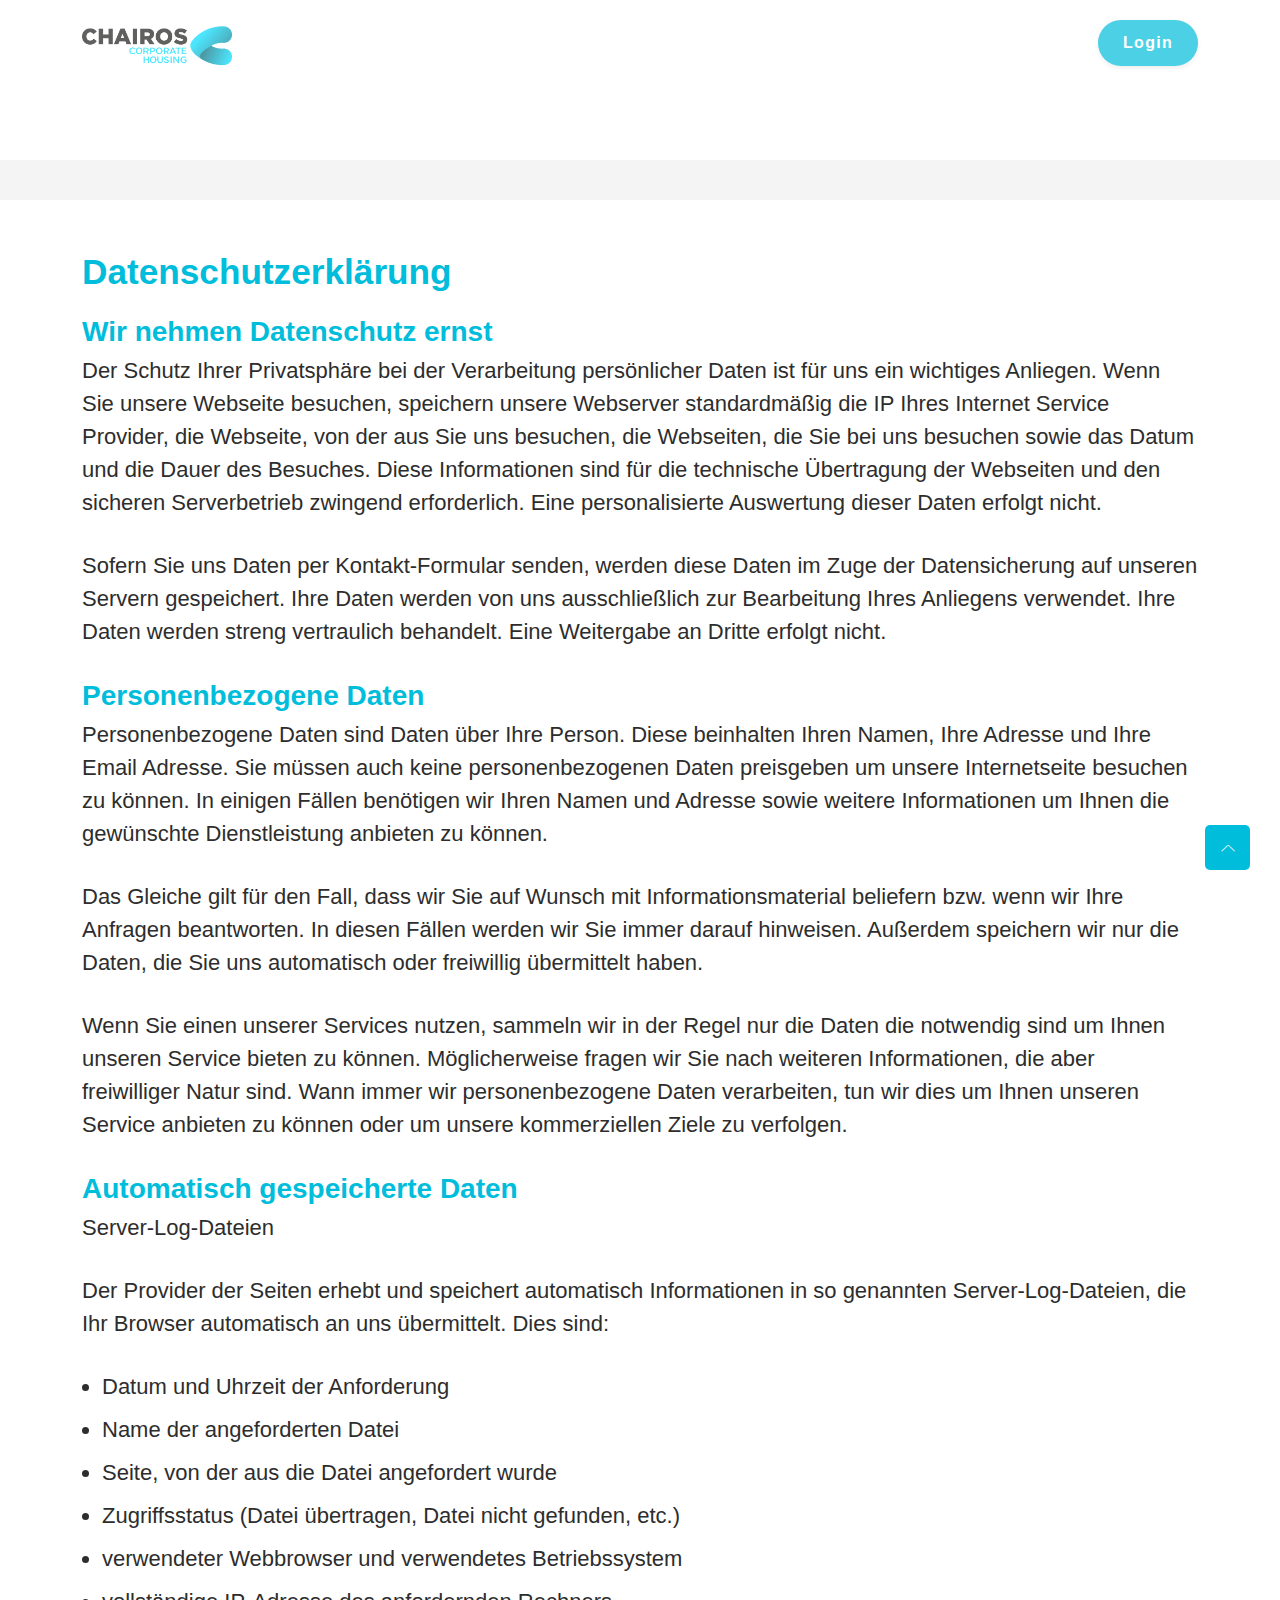
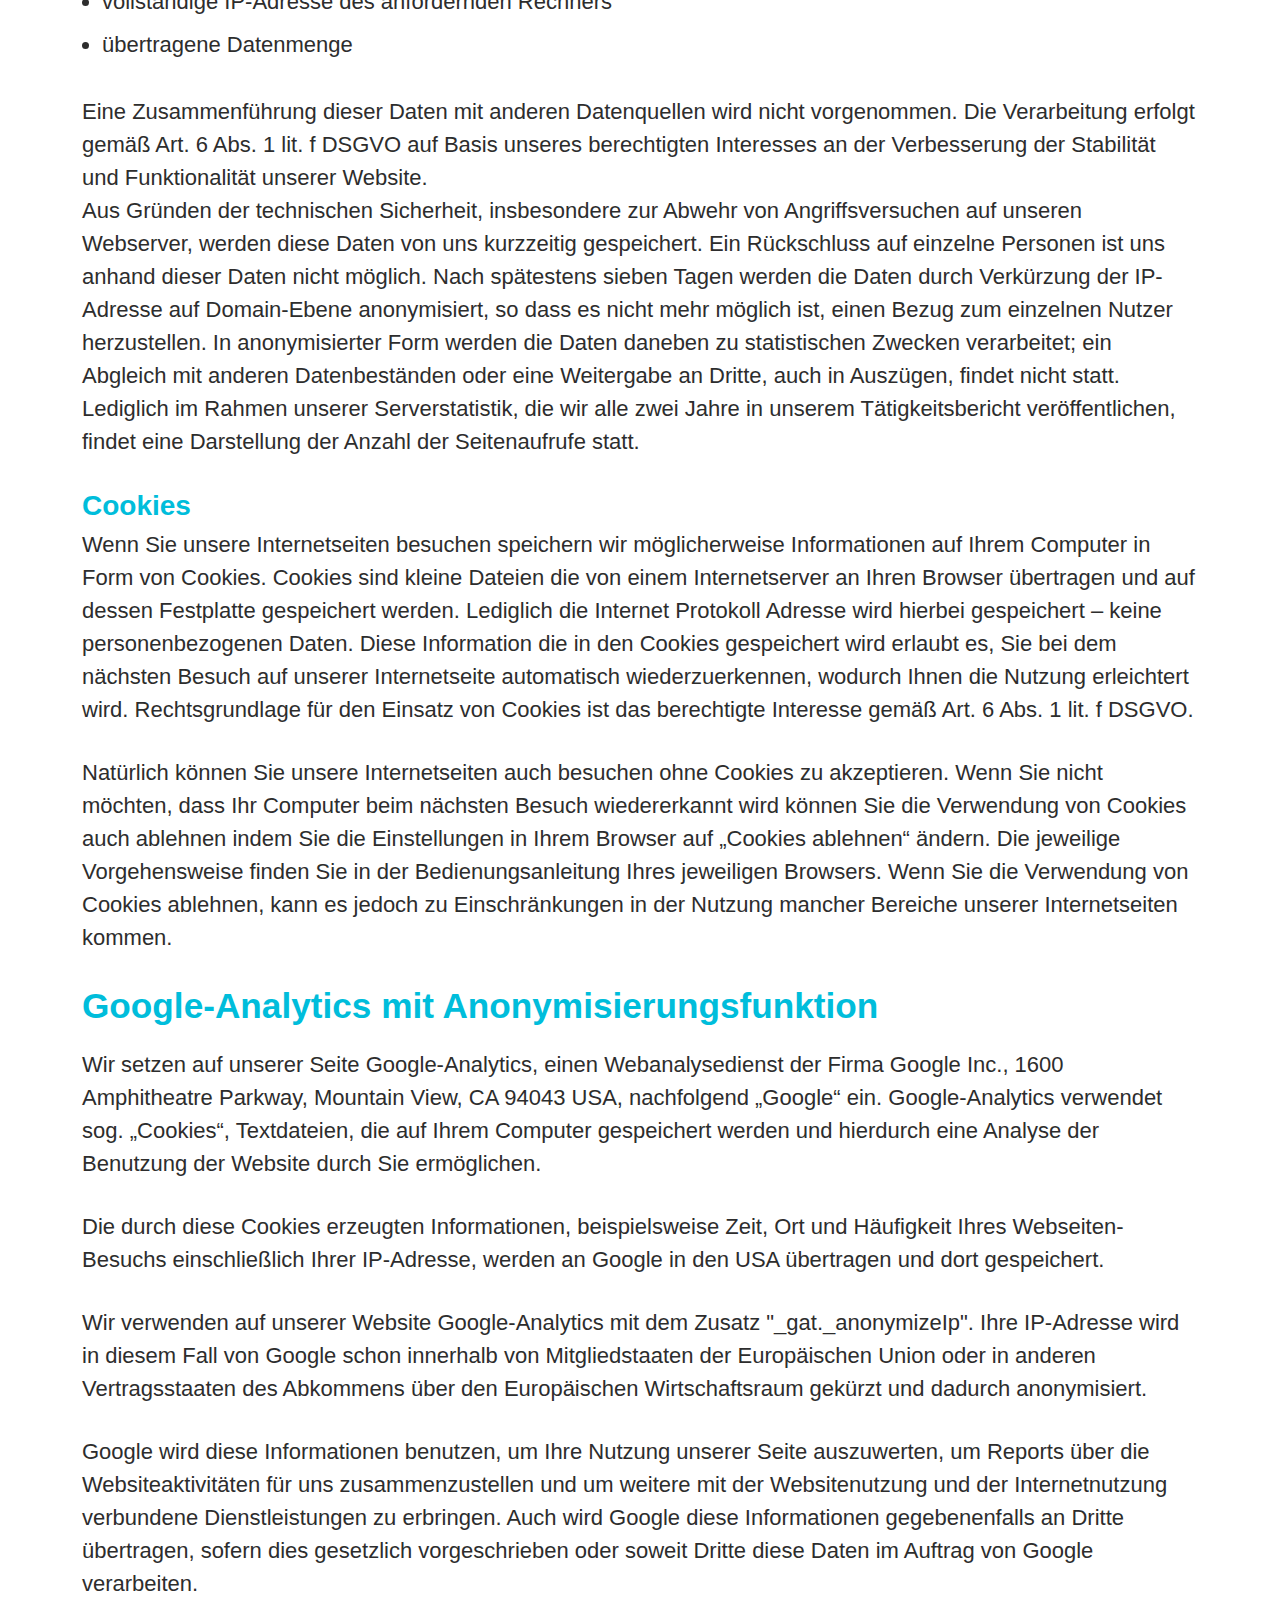
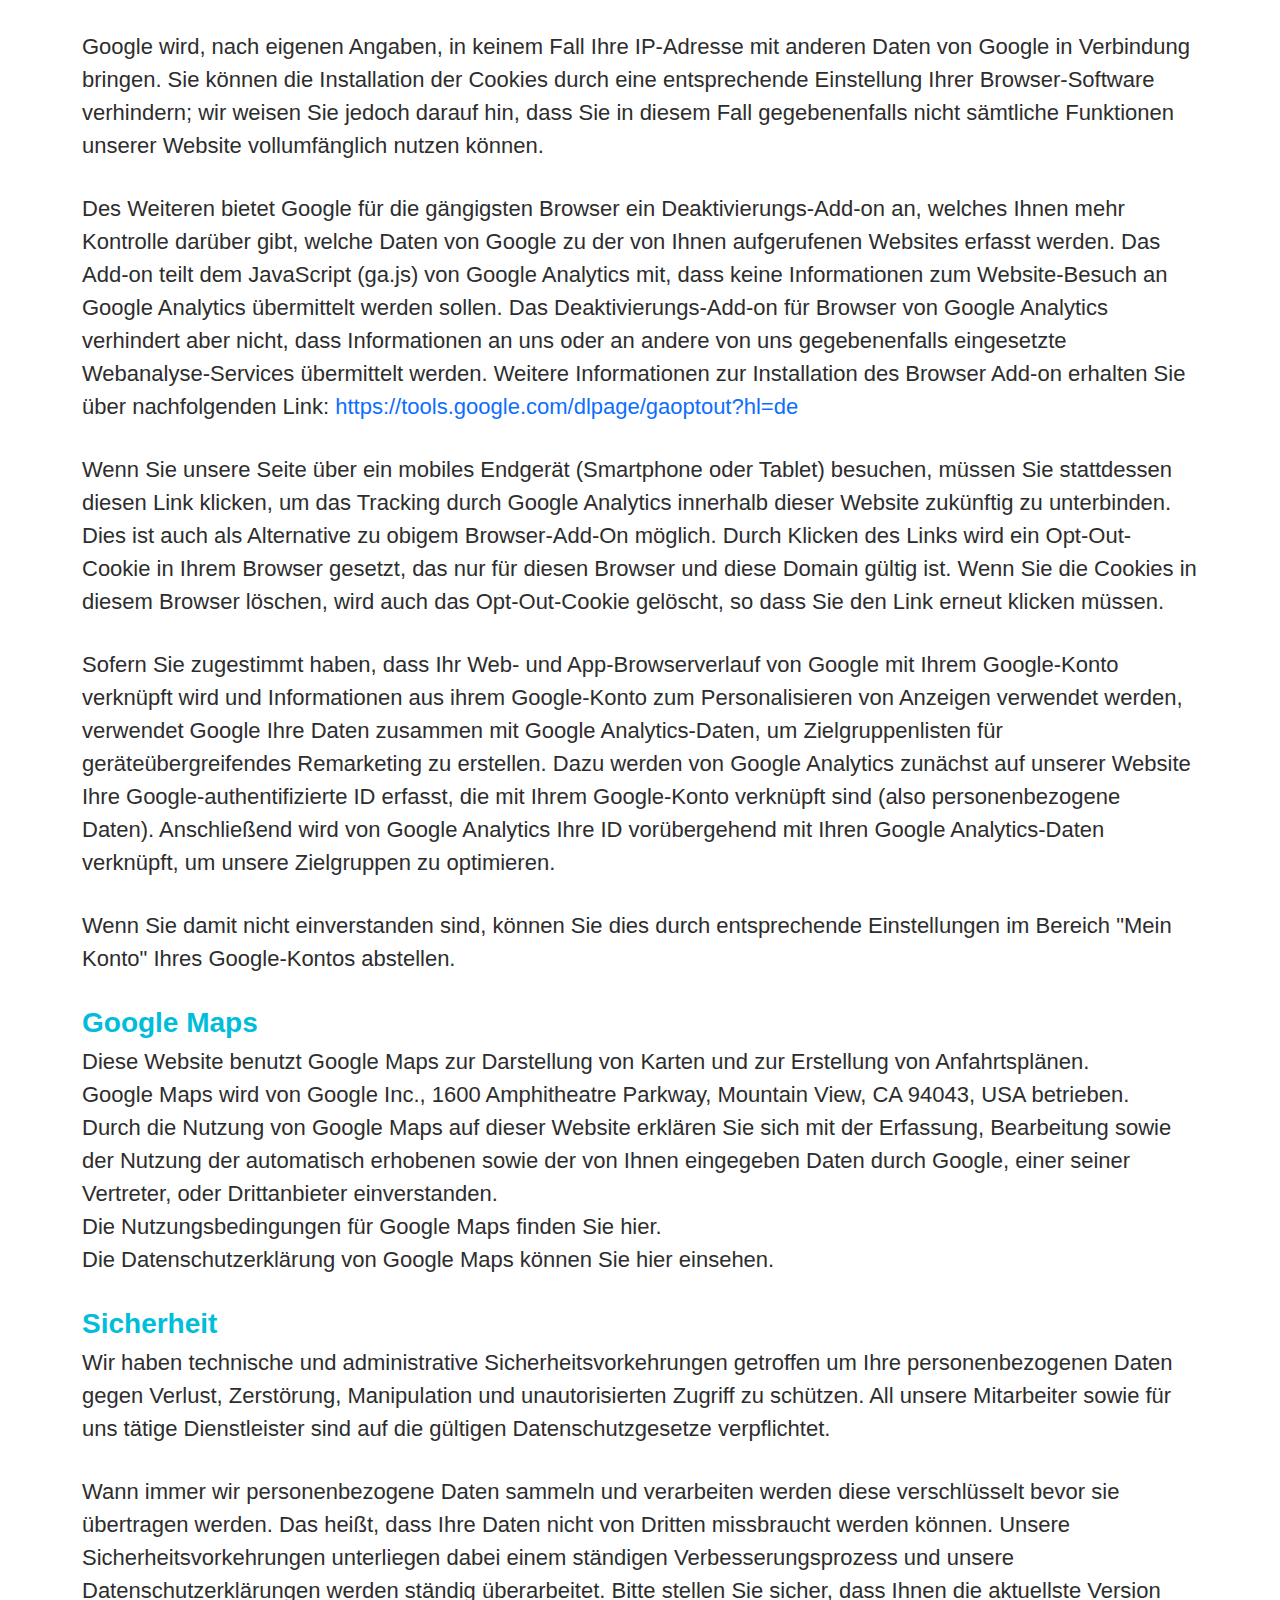
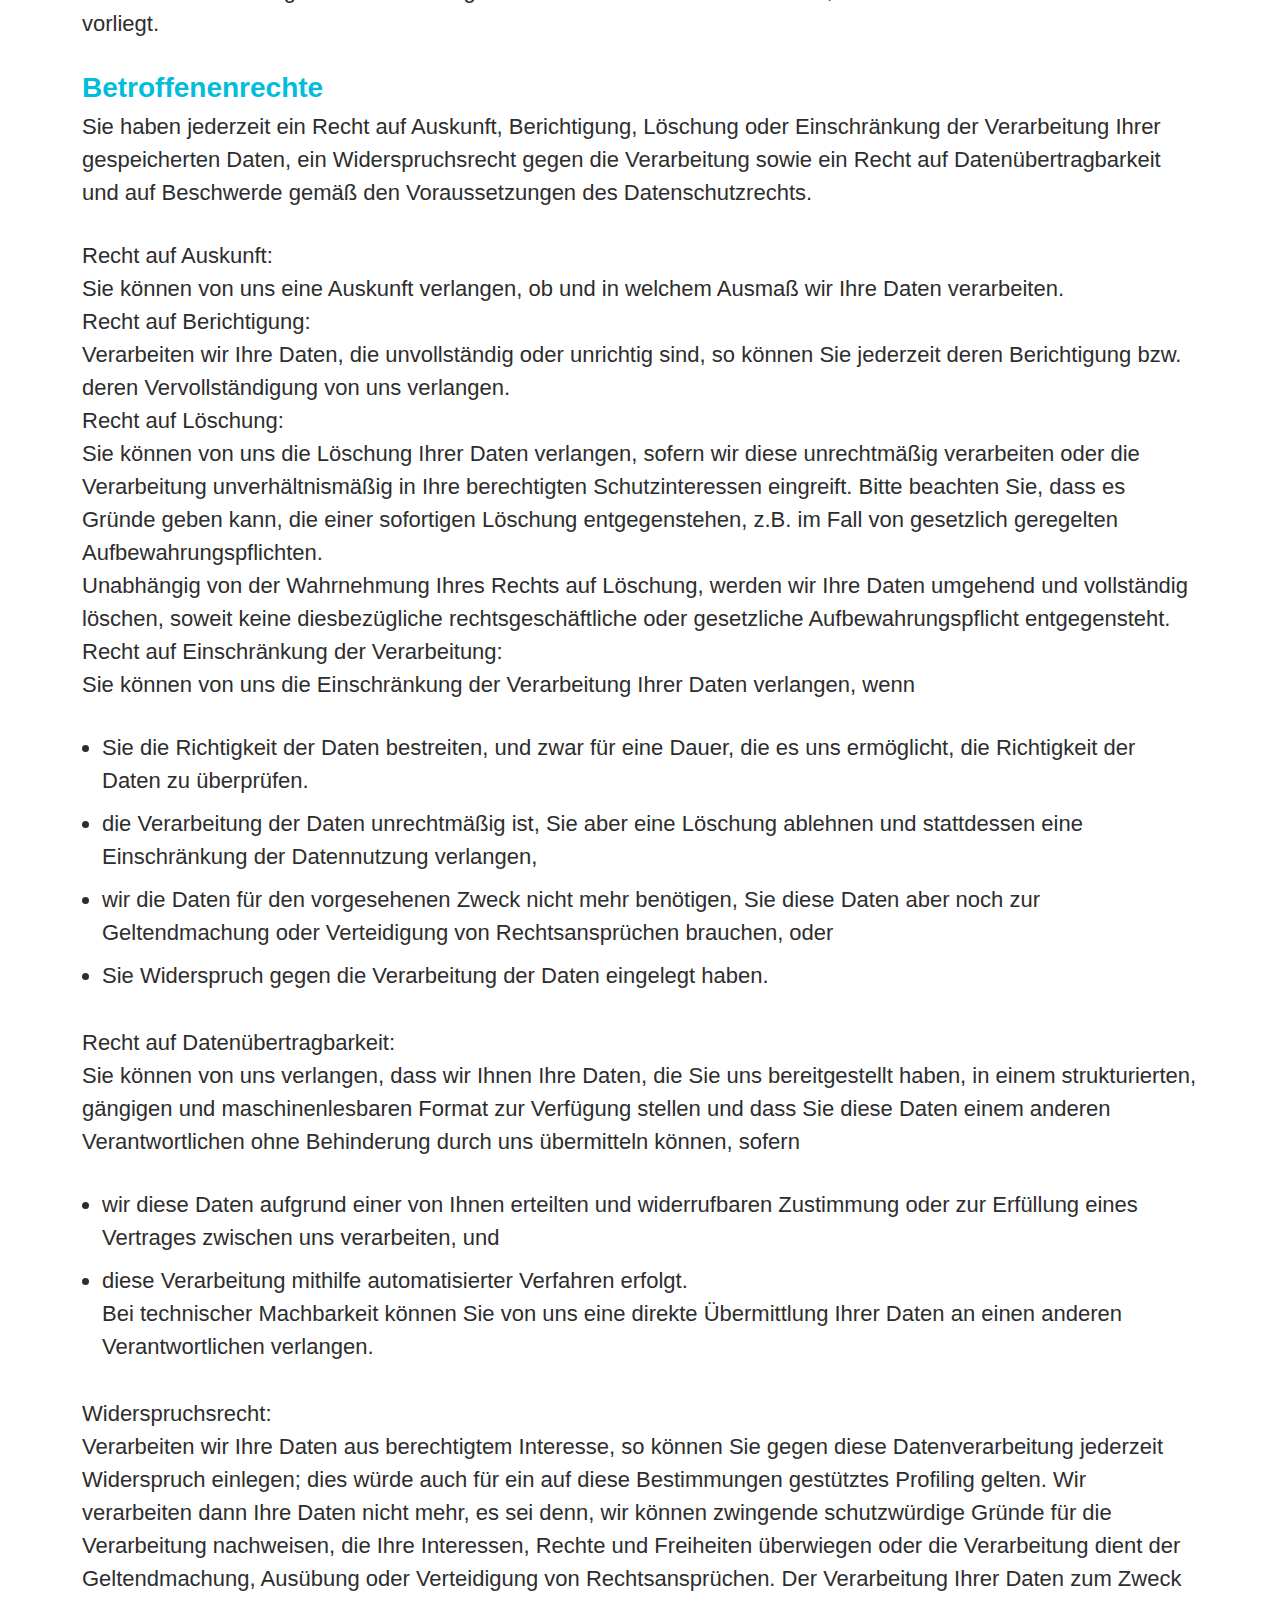
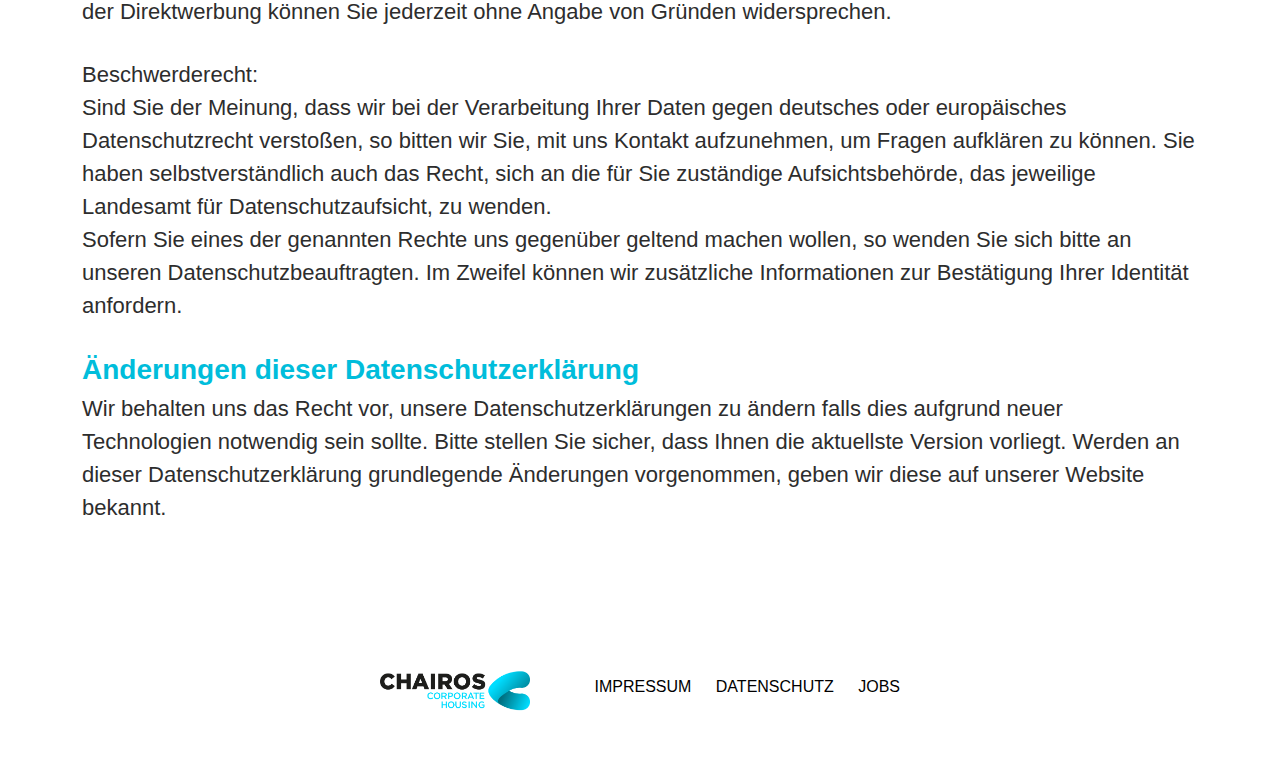
<file: html/datenschutz.html>
<!DOCTYPE html>
<html lang="en">

<head>
  <!--====== Required meta tags ======-->
  <meta charset="utf-8" />
  <meta http-equiv="x-ua-compatible" content="ie=edge" />
  <meta name="description" content="" />
  <meta name="viewport" content="width=device-width, initial-scale=1, shrink-to-fit=no" />

  <!--====== Title ======-->
  <title>B2B Homer | Home
  </title>
  <link rel="stylesheet" href="assets/css/animate.css" />
  <!--====== Favicon Icon ======-->
  <link rel="shortcut icon" href="../assets/images/favicon.svg" type="image/svg" />

  <!--====== Bootstrap css ======-->
  <link rel="stylesheet" href="assets/css/bootstrap.min.css" />

  <!--====== Line Icons css ======-->
  <link rel="stylesheet" href="assets/css/lineicons.css" />

  <!--====== Tiny Slider css ======-->
  <link rel="stylesheet" href="assets/css/tiny-slider.css" />

  <!--====== gLightBox css ======-->
  <link rel="stylesheet" href="assets/css/glightbox.min.css" />

  <link rel="stylesheet" href="style.css" />
</head>

<body>

  <div class="preloader">
    <div class="loader">
      <div class="spinner">
        <div class="spinner-container">
          <div class="spinner-rotator">
            <div class="spinner-left">
              <div class="spinner-circle"></div>
            </div>
            <div class="spinner-right">
              <div class="spinner-circle"></div>
            </div>
          </div>
        </div>
      </div>
    </div>
  </div>


  <!-- Start header Area -->
  <section id="hero-area" class="header-area header-eight" style="padding: 100px 0;">
    <div class="navbar-area sticky">
      <div class="container">
        <div class="row">
          <div class="col-lg-12">
            <nav class="navbar navbar-expand-lg">
              <a class="navbar-brand" href="https://chairos.de/">
                <img src="assets/images/logo2.png" alt="Logo" width="150" />
              </a>
              <button class="navbar-toggler" type="button" data-bs-toggle="collapse"
                data-bs-target="#navbarSupportedContent" aria-controls="navbarSupportedContent" aria-expanded="false"
                aria-label="Toggle navigation">
                <span class="toggler-icon"> </span>
                <span class="toggler-icon"> </span>
                <span class="toggler-icon"> </span>
              </button>

              <div class="collapse navbar-collapse sub-menu-bar" id="navbarSupportedContent">
                <!-- <ul id="nav" class="navbar-nav ms-auto">
                  <li class="nav-item">
                    <a class="page-scroll active" href="#home">Home</a>
                  </li>
                  <li class="nav-item">
                    <a class="page-scroll" href="#features">Features</a>
                  </li>
                  <li class="nav-item">
                    <a class="page-scroll" href="#about">About</a>
                  </li>
                  <li class="nav-item">
                    <a class="page-scroll" href="#facts">Why</a>
                  </li>
                  <li class="nav-item">
                    <a href="javascript:void(0)">Team</a>
                  </li>
                  <li class="nav-item">
                    <a href="javascript:void(0)">Blog</a>
                  </li>
                </ul> -->
              </div>
              <!-- navbar collapse -->

              <div class="navbar-btn d-none d-sm-inline-block">
                <a href="https://app.b2bhomer.de/" class="btn primary-btn rounded-full">
                  Login
                </a>
              </div>
            </nav>
            <!-- navbar -->
          </div>
        </div>
        
        <!-- row -->
      </div>
      <!-- container -->
    </div>
  </section>



  <!-- Start Pricing  Area -->
  <section id="pricing" class="pricing-area Datenschutz ">
    <!--======  Start Section Title Five ======-->
    <div class="">
      <div class="container">
        <div class="row">
          <div class="col-12 col-md-12">
            <div class="text">
              <h2>Datenschutzerklärung</h2>
              <h3><strong>Wir nehmen Datenschutz ernst</strong></h3>
              <p>Der Schutz Ihrer Privatsphäre bei der Verarbeitung persönlicher Daten ist für uns ein wichtiges
                Anliegen. Wenn Sie unsere Webseite besuchen, speichern unsere Webserver standardmäßig die IP Ihres
                Internet Service Provider, die Webseite, von der aus Sie uns besuchen, die Webseiten, die Sie bei
                uns
                besuchen sowie das Datum und die Dauer des Besuches. Diese Informationen sind für die technische
                Übertragung der Webseiten und den sicheren Serverbetrieb zwingend erforderlich. Eine
                personalisierte
                Auswertung dieser Daten erfolgt nicht.</p>
              <p>Sofern Sie uns Daten per Kontakt-Formular senden, werden diese Daten im Zuge der Datensicherung
                auf
                unseren Servern gespeichert. Ihre Daten werden von uns ausschließlich zur Bearbeitung Ihres
                Anliegens
                verwendet. Ihre Daten werden streng vertraulich behandelt. Eine Weitergabe an Dritte erfolgt
                nicht.</p>
              <h3>Personenbezogene Daten</h3>
              <p>Personenbezogene Daten sind Daten über Ihre Person. Diese beinhalten Ihren Namen, Ihre Adresse
                und Ihre
                Email Adresse. Sie müssen auch keine personenbezogenen Daten preisgeben um unsere Internetseite
                besuchen
                zu können. In einigen Fällen benötigen wir Ihren Namen und Adresse sowie weitere Informationen um
                Ihnen
                die gewünschte Dienstleistung anbieten zu können. </p>
              <p>Das Gleiche gilt für den Fall, dass wir Sie auf Wunsch mit Informationsmaterial beliefern bzw.
                wenn wir
                Ihre Anfragen beantworten. In diesen Fällen werden wir Sie immer darauf hinweisen. Außerdem
                speichern
                wir nur die Daten, die Sie uns automatisch oder freiwillig übermittelt haben.</p>
              <p>Wenn Sie einen unserer Services nutzen, sammeln wir in der Regel nur die Daten die notwendig sind
                um
                Ihnen unseren Service bieten zu können. Möglicherweise fragen wir Sie nach weiteren Informationen,
                die
                aber freiwilliger Natur sind. Wann immer wir personenbezogene Daten verarbeiten, tun wir dies um
                Ihnen
                unseren Service anbieten zu können oder um unsere kommerziellen Ziele zu verfolgen.</p>
              <h3>Automatisch gespeicherte Daten</h3>
              <p>Server-Log-Dateien </p>
              <p>Der Provider der Seiten erhebt und speichert automatisch Informationen in so genannten
                Server-Log-Dateien, die Ihr Browser automatisch an uns übermittelt. Dies sind:</p>
                <ul style="    font-size: 22px;
                font-weight: 100;
            ">
                <li>Datum und Uhrzeit der Anforderung</li>
                <li>Name der angeforderten Datei</li>
                <li>Seite, von der aus die Datei angefordert wurde</li>
                <li>Zugriffsstatus (Datei übertragen, Datei nicht gefunden, etc.)</li>
                <li>verwendeter Webbrowser und verwendetes Betriebssystem</li>
                <li>vollständige IP-Adresse des anfordernden Rechners</li>
                <li>übertragene Datenmenge</li>
              </ul>
              <br />
              <p>Eine Zusammenführung dieser Daten mit anderen Datenquellen wird nicht vorgenommen. Die
                Verarbeitung
                erfolgt gemäß Art. 6 Abs. 1 lit. f DSGVO auf Basis unseres berechtigten Interesses an der
                Verbesserung
                der Stabilität und Funktionalität unserer Website.<br>
                Aus Gründen der technischen Sicherheit, insbesondere zur Abwehr von Angriffsversuchen auf unseren
                Webserver, werden diese Daten von uns kurzzeitig gespeichert. Ein Rückschluss auf einzelne
                Personen ist
                uns anhand dieser Daten nicht möglich. Nach spätestens sieben Tagen werden die Daten durch
                Verkürzung
                der IP-Adresse auf Domain-Ebene anonymisiert, so dass es nicht mehr möglich ist, einen Bezug zum
                einzelnen Nutzer herzustellen. In anonymisierter Form werden die Daten daneben zu statistischen
                Zwecken
                verarbeitet; ein Abgleich mit anderen Datenbeständen oder eine Weitergabe an Dritte, auch in
                Auszügen,
                findet nicht statt. Lediglich im Rahmen unserer Serverstatistik, die wir alle zwei Jahre in
                unserem
                Tätigkeitsbericht veröffentlichen, findet eine Darstellung der Anzahl der Seitenaufrufe statt.</p>
              <h3>Cookies</h3>
              <p>Wenn Sie unsere Internetseiten besuchen speichern wir möglicherweise Informationen auf Ihrem
                Computer
                in Form von Cookies. Cookies sind kleine Dateien die von einem Internetserver an Ihren Browser
                übertragen und auf dessen Festplatte gespeichert werden. Lediglich die Internet Protokoll Adresse
                wird
                hierbei gespeichert – keine personenbezogenen Daten. Diese Information die in den Cookies
                gespeichert
                wird erlaubt es, Sie bei dem nächsten Besuch auf unserer Internetseite automatisch
                wiederzuerkennen,
                wodurch Ihnen die Nutzung erleichtert wird. Rechtsgrundlage für den Einsatz von Cookies ist das
                berechtigte Interesse gemäß Art. 6 Abs. 1 lit. f DSGVO.</p>
              <p>Natürlich können Sie unsere Internetseiten auch besuchen ohne Cookies zu akzeptieren. Wenn Sie
                nicht
                möchten, dass Ihr Computer beim nächsten Besuch wiedererkannt wird können Sie die Verwendung von
                Cookies
                auch ablehnen indem Sie die Einstellungen in Ihrem Browser auf „Cookies ablehnen“ ändern. Die
                jeweilige
                Vorgehensweise finden Sie in der Bedienungsanleitung Ihres jeweiligen Browsers. Wenn Sie die
                Verwendung
                von Cookies ablehnen, kann es jedoch zu Einschränkungen in der Nutzung mancher Bereiche unserer
                Internetseiten kommen. </p>
              <h2>Google-Analytics mit Anonymisierungsfunktion</h2>
              <p>Wir setzen auf unserer Seite Google-Analytics, einen Webanalysedienst der Firma Google Inc., 1600
                Amphitheatre Parkway, Mountain View, CA 94043 USA, nachfolgend „Google“ ein. Google-Analytics
                verwendet
                sog. „Cookies“, Textdateien, die auf Ihrem Computer gespeichert werden und hierdurch eine Analyse
                der
                Benutzung der Website durch Sie ermöglichen.</p>
              <p>Die durch diese Cookies erzeugten Informationen, beispielsweise Zeit, Ort und Häufigkeit Ihres
                Webseiten-Besuchs einschließlich Ihrer IP-Adresse, werden an Google in den USA übertragen und dort
                gespeichert.</p>
              <p>Wir verwenden auf unserer Website Google-Analytics mit dem Zusatz "_gat._anonymizeIp". Ihre
                IP-Adresse
                wird in diesem Fall von Google schon innerhalb von Mitgliedstaaten der Europäischen Union oder in
                anderen Vertragsstaaten des Abkommens über den Europäischen Wirtschaftsraum gekürzt und dadurch
                anonymisiert.</p>
              <p>Google wird diese Informationen benutzen, um Ihre Nutzung unserer Seite auszuwerten, um Reports
                über
                die Websiteaktivitäten für uns zusammenzustellen und um weitere mit der Websitenutzung und der
                Internetnutzung verbundene Dienstleistungen zu erbringen. Auch wird Google diese Informationen
                gegebenenfalls an Dritte übertragen, sofern dies gesetzlich vorgeschrieben oder soweit Dritte
                diese
                Daten im Auftrag von Google verarbeiten. </p>
              <p>Google wird, nach eigenen Angaben, in keinem Fall Ihre IP-Adresse mit anderen Daten von Google in
                Verbindung bringen. Sie können die Installation der Cookies durch eine entsprechende Einstellung
                Ihrer
                Browser-Software verhindern; wir weisen Sie jedoch darauf hin, dass Sie in diesem Fall
                gegebenenfalls
                nicht sämtliche Funktionen unserer Website vollumfänglich nutzen können.</p>
              <p>Des Weiteren bietet Google für die gängigsten Browser ein Deaktivierungs-Add-on an, welches Ihnen
                mehr
                Kontrolle darüber gibt, welche Daten von Google zu der von Ihnen aufgerufenen Websites erfasst
                werden.
                Das Add-on teilt dem JavaScript (ga.js) von Google Analytics mit, dass keine Informationen zum
                Website-Besuch an Google Analytics übermittelt werden sollen. Das Deaktivierungs-Add-on für
                Browser von
                Google Analytics verhindert aber nicht, dass Informationen an uns oder an andere von uns
                gegebenenfalls
                eingesetzte Webanalyse-Services übermittelt werden. Weitere Informationen zur Installation des
                Browser
                Add-on erhalten Sie über nachfolgenden Link: <a
                  href="https://tools.google.com/dlpage/gaoptout?hl=de">https://tools.google.com/dlpage/gaoptout?hl=de</a>
              </p>
              <p>Wenn Sie unsere Seite über ein mobiles Endgerät (Smartphone oder Tablet) besuchen, müssen Sie
                stattdessen diesen Link klicken, um das Tracking durch Google Analytics innerhalb dieser Website
                zukünftig zu unterbinden. Dies ist auch als Alternative zu obigem Browser-Add-On möglich. Durch
                Klicken
                des Links wird ein Opt-Out-Cookie in Ihrem Browser gesetzt, das nur für diesen Browser und diese
                Domain
                gültig ist. Wenn Sie die Cookies in diesem Browser löschen, wird auch das Opt-Out-Cookie gelöscht,
                so
                dass Sie den Link erneut klicken müssen.</p>
              <p>Sofern Sie zugestimmt haben, dass Ihr Web- und App-Browserverlauf von Google mit Ihrem
                Google-Konto
                verknüpft wird und Informationen aus ihrem Google-Konto zum Personalisieren von Anzeigen verwendet
                werden, verwendet Google Ihre Daten zusammen mit Google Analytics-Daten, um Zielgruppenlisten für
                geräteübergreifendes Remarketing zu erstellen. Dazu werden von Google Analytics zunächst auf
                unserer
                Website Ihre Google-authentifizierte ID erfasst, die mit Ihrem Google-Konto verknüpft sind (also
                personenbezogene Daten). Anschließend wird von Google Analytics Ihre ID vorübergehend mit Ihren
                Google
                Analytics-Daten verknüpft, um unsere Zielgruppen zu optimieren.</p>
              <p>Wenn Sie damit nicht einverstanden sind, können Sie dies durch entsprechende Einstellungen im
                Bereich
                "Mein Konto" Ihres Google-Kontos abstellen.</p>
              <h3>Google Maps</h3>
              <p>Diese Website benutzt Google Maps zur Darstellung von Karten und zur Erstellung von
                Anfahrtsplänen.<br>
                Google Maps wird von Google Inc., 1600 Amphitheatre Parkway, Mountain View, CA 94043, USA
                betrieben.<br>
                Durch die Nutzung von Google Maps auf dieser Website erklären Sie sich mit der Erfassung,
                Bearbeitung
                sowie der Nutzung der automatisch erhobenen sowie der von Ihnen eingegeben Daten durch Google,
                einer
                seiner Vertreter, oder Drittanbieter einverstanden.<br>
                Die Nutzungsbedingungen für Google Maps finden Sie hier.<br>
                Die Datenschutzerklärung von Google Maps können Sie hier einsehen.</p>
              <h3>Sicherheit</h3>
              <p>Wir haben technische und administrative Sicherheitsvorkehrungen getroffen um Ihre
                personenbezogenen
                Daten gegen Verlust, Zerstörung, Manipulation und unautorisierten Zugriff zu schützen. All unsere
                Mitarbeiter sowie für uns tätige Dienstleister sind auf die gültigen Datenschutzgesetze
                verpflichtet.
              </p>
              <p>Wann immer wir personenbezogene Daten sammeln und verarbeiten werden diese verschlüsselt bevor
                sie
                übertragen werden. Das heißt, dass Ihre Daten nicht von Dritten missbraucht werden können. Unsere
                Sicherheitsvorkehrungen unterliegen dabei einem ständigen Verbesserungsprozess und unsere
                Datenschutzerklärungen werden ständig überarbeitet. Bitte stellen Sie sicher, dass Ihnen die
                aktuellste
                Version vorliegt.</p>
              <h3>Betroffenenrechte</h3>
              <p>Sie haben jederzeit ein Recht auf Auskunft, Berichtigung, Löschung oder Einschränkung der
                Verarbeitung
                Ihrer gespeicherten Daten, ein Widerspruchsrecht gegen die Verarbeitung sowie ein Recht auf
                Datenübertragbarkeit und auf Beschwerde gemäß den Voraussetzungen des Datenschutzrechts.</p>
              <p><strong>Recht auf Auskunft:</strong><br>
                Sie können von uns eine Auskunft verlangen, ob und in welchem Ausmaß wir Ihre Daten
                verarbeiten.<br>
                Recht auf Berichtigung:<br>
                Verarbeiten wir Ihre Daten, die unvollständig oder unrichtig sind, so können Sie jederzeit deren
                Berichtigung bzw. deren Vervollständigung von uns verlangen.<br>
                Recht auf Löschung:<br>
                Sie können von uns die Löschung Ihrer Daten verlangen, sofern wir diese unrechtmäßig verarbeiten
                oder
                die Verarbeitung unverhältnismäßig in Ihre berechtigten Schutzinteressen eingreift. Bitte beachten
                Sie,
                dass es Gründe geben kann, die einer sofortigen Löschung entgegenstehen, z.B. im Fall von
                gesetzlich
                geregelten Aufbewahrungspflichten.<br>
                Unabhängig von der Wahrnehmung Ihres Rechts auf Löschung, werden wir Ihre Daten umgehend und
                vollständig
                löschen, soweit keine diesbezügliche rechtsgeschäftliche oder gesetzliche Aufbewahrungspflicht
                entgegensteht.<br>
                Recht auf Einschränkung der Verarbeitung:<br>
                Sie können von uns die Einschränkung der Verarbeitung Ihrer Daten verlangen, wenn</p>
                <ul style="    font-size: 22px;
                font-weight: 100;
            ">
                <li>Sie die Richtigkeit der Daten bestreiten, und zwar für eine Dauer, die es uns ermöglicht, die
                  Richtigkeit der Daten zu überprüfen.</li>
                <li>die Verarbeitung der Daten unrechtmäßig ist, Sie aber eine Löschung ablehnen und stattdessen
                  eine
                  Einschränkung der Datennutzung verlangen,</li>
                <li>wir die Daten für den vorgesehenen Zweck nicht mehr benötigen, Sie diese Daten aber noch zur
                  Geltendmachung oder Verteidigung von Rechtsansprüchen brauchen, oder</li>
                <li>Sie Widerspruch gegen die Verarbeitung der Daten eingelegt haben.</li>
              </ul>
              <br />
              <p><strong>Recht auf Datenübertragbarkeit:</strong><br>
                Sie können von uns verlangen, dass wir Ihnen Ihre Daten, die Sie uns bereitgestellt haben, in
                einem
                strukturierten, gängigen und maschinenlesbaren Format zur Verfügung stellen und dass Sie diese
                Daten
                einem anderen Verantwortlichen ohne Behinderung durch uns übermitteln können, sofern</p>
                <ul style="    font-size: 22px;
                font-weight: 100;
            ">
                <li>wir diese Daten aufgrund einer von Ihnen erteilten und widerrufbaren Zustimmung oder zur
                  Erfüllung
                  eines Vertrages zwischen uns verarbeiten, und</li>
                <li>diese Verarbeitung mithilfe automatisierter Verfahren erfolgt.<br>
                  Bei technischer Machbarkeit können Sie von uns eine direkte Übermittlung Ihrer Daten an einen
                  anderen
                  Verantwortlichen verlangen.</li>
              </ul>
              <br />
              <p><strong>Widerspruchsrecht:</strong><br>
                Verarbeiten wir Ihre Daten aus berechtigtem Interesse, so können Sie gegen diese Datenverarbeitung
                jederzeit Widerspruch einlegen; dies würde auch für ein auf diese Bestimmungen gestütztes
                Profiling
                gelten. Wir verarbeiten dann Ihre Daten nicht mehr, es sei denn, wir können zwingende
                schutzwürdige
                Gründe für die Verarbeitung nachweisen, die Ihre Interessen, Rechte und Freiheiten überwiegen oder
                die
                Verarbeitung dient der Geltendmachung, Ausübung oder Verteidigung von Rechtsansprüchen. Der
                Verarbeitung
                Ihrer Daten zum Zweck der Direktwerbung können Sie jederzeit ohne Angabe von Gründen
                widersprechen. </p>
              <p><strong>Beschwerderecht:</strong><br>
                Sind Sie der Meinung, dass wir bei der Verarbeitung Ihrer Daten gegen deutsches oder europäisches
                Datenschutzrecht verstoßen, so bitten wir Sie, mit uns Kontakt aufzunehmen, um Fragen aufklären zu
                können. Sie haben selbstverständlich auch das Recht, sich an die für Sie zuständige
                Aufsichtsbehörde,
                das jeweilige Landesamt für Datenschutzaufsicht, zu wenden.<br>
                Sofern Sie eines der genannten Rechte uns gegenüber geltend machen wollen, so wenden Sie sich
                bitte an
                unseren Datenschutzbeauftragten. Im Zweifel können wir zusätzliche Informationen zur Bestätigung
                Ihrer
                Identität anfordern.</p>
              <h3>Änderungen dieser Datenschutzerklärung</h3>
              <p>Wir behalten uns das Recht vor, unsere Datenschutzerklärungen zu ändern falls dies aufgrund neuer
                Technologien notwendig sein sollte. Bitte stellen Sie sicher, dass Ihnen die aktuellste Version
                vorliegt. Werden an dieser Datenschutzerklärung grundlegende Änderungen vorgenommen, geben wir
                diese auf
                unserer Website bekannt.</p>
            </div>
          </div>

        </div>
        <!-- container -->
      </div>
    </div>
  </section>
  <!--/ End Pricing  Area -->

  <!-- Start Footer Area -->
  <footer id="footer" class="footer-area pt-120">
    <div class="container text-center">

      <!-- footer widget -->
      <div class="footer-copyright text-center">
        <div class="row">
          <div class="col-lg-12">
            <div class="copyright  justify-content-between">
              <div class="copyright-content">
                <a href="https://chairos.de/"> <img src="assets/images/logo2.png" width="150"></a>
                <a href="impressum.html">IMPRESSUM</a>
                <a href="datenschutz.html">DATENSCHUTZ</a>
                <a href="jobs.html">JOBS</a>
              </div>
              <!-- copyright content -->
            </div>
            <!-- copyright -->
          </div>
        </div>
        <!-- row -->
      </div>
      <!-- footer copyright -->
    </div>
    <!-- container -->
    <div id="particles-2"></div>
  </footer>



  <a href="#" class="scroll-top btn-hover">
    <i class="lni lni-chevron-up"></i>
  </a>

  <div id="particles-2"></div>

  <!--====== js ======-->
  <script src="assets/js/bootstrap.bundle.min.js"></script>
  <script src="assets/js/glightbox.min.js"></script>
  <script src="assets/js/main.js"></script>
  <script src="assets/js/tiny-slider.js"></script>
  <script src="https://cdn.lordicon.com/xdjxvujz.js"></script>
  <script src="assets/js/wow.min.js"></script>
  <script src="assets/js/glightbox.min.js"></script>
  <script src="assets/js/count-up.min.js"></script>
  <script src="assets/js/particles.min.js"></script>
  <script type="text/javascript">
    //========= testimonial 
    tns({
      container: '.testimonial-slider',
      items: 3,
      slideBy: 'page',
      autoplay: false,
      mouseDrag: true,
      gutter: 0,
      nav: true,
      controls: false,
      controlsText: ['<i class="lni lni-arrow-left"></i>', '<i class="lni lni-arrow-right"></i>'],
      responsive: {
        0: {
          items: 1,
        },
        540: {
          items: 1,
        },
        768: {
          items: 1,
        },
        992: {
          items: 1,
        },
        1170: {
          items: 1,
        }
      }
    });
  </script>

  <script>

    //===== close navbar-collapse when a  clicked
    let navbarTogglerNine = document.querySelector(
      ".navbar-nine .navbar-toggler"
    );
    navbarTogglerNine.addEventListener("click", function () {
      navbarTogglerNine.classList.toggle("active");
    });

    // ==== left sidebar toggle
    let sidebarLeft = document.querySelector(".sidebar-left");
    let overlayLeft = document.querySelector(".overlay-left");
    let sidebarClose = document.querySelector(".sidebar-close .close");


    function submitForm(e) {
      e.preventDefault();

      const formDataDict = Object.fromEntries(new FormData(e.target).entries());

      var http = new XMLHttpRequest();
      var url = "http://localhost:8081/sendform";
      http.open("POST", url, true);
      http.setRequestHeader('Content-Type', 'application/json');
      http.responseType = 'json';
      http.send(JSON.stringify(formDataDict));

      console.log('get htpp response', http)
  
      http.onload = function () {
        if (http.status === 200) {
          console.log('statustext ok')
          let pageForm = document.getElementsByClassName("page-form");
          let result = document.getElementsByClassName("page-form-result");
          pageForm[0].style.display = pageForm[0].style.display === 'none' ? 'inline-block' : 'none';
          result[0].style.display = result[0].style.display === 'none' ? 'inline-block' : 'none';
        }
      };
    }

    function changeLayout() {
      let segmentTwo = document.getElementsByClassName("segment-two");
      let segmentOne = document.getElementsByClassName("segment-one");
      let sideSegmentOne = document.getElementsByClassName("side-segment-one");
      let sideSegmentTwo = document.getElementsByClassName("side-segment-two");

      segmentOne[0].style.display = segmentOne[0].style.display === 'none' ? 'inline-block' : 'none';
      segmentTwo[0].style.display = segmentTwo[0].style.display === 'none' ? 'inline-block' : 'none';
      sideSegmentOne[0].style.display = sideSegmentOne[0].style.display === 'none' ? 'inline-block' : 'none';
      sideSegmentTwo[0].style.display = sideSegmentTwo[0].style.display === 'none' ? 'inline-block' : 'none';
    }

    overlayLeft.addEventListener("click", function () {
      sidebarLeft.classList.toggle("open");
      overlayLeft.classList.toggle("open");
    });
    sidebarClose.addEventListener("click", function () {
      sidebarLeft.classList.remove("open");
      overlayLeft.classList.remove("open");
    });

    // ===== navbar nine sideMenu
    let sideMenuLeftNine = document.querySelector(".navbar-nine .menu-bar");

    sideMenuLeftNine.addEventListener("click", function () {
      sidebarLeft.classList.add("open");
      overlayLeft.classList.add("open");
    });

    //========= glightbox
    GLightbox({
      'href': 'https://www.youtube.com/watch?v=r44RKWyfcFw&fbclid=IwAR21beSJORalzmzokxDRcGfkZA1AtRTE__l5N4r09HcGS5Y6vOluyouM9EM',
      'type': 'video',
      'source': 'youtube', //vimeo, youtube or local
      'width': 900,
      'autoplayVideos': true,
    });

  </script>
</body>

</html>
</file>
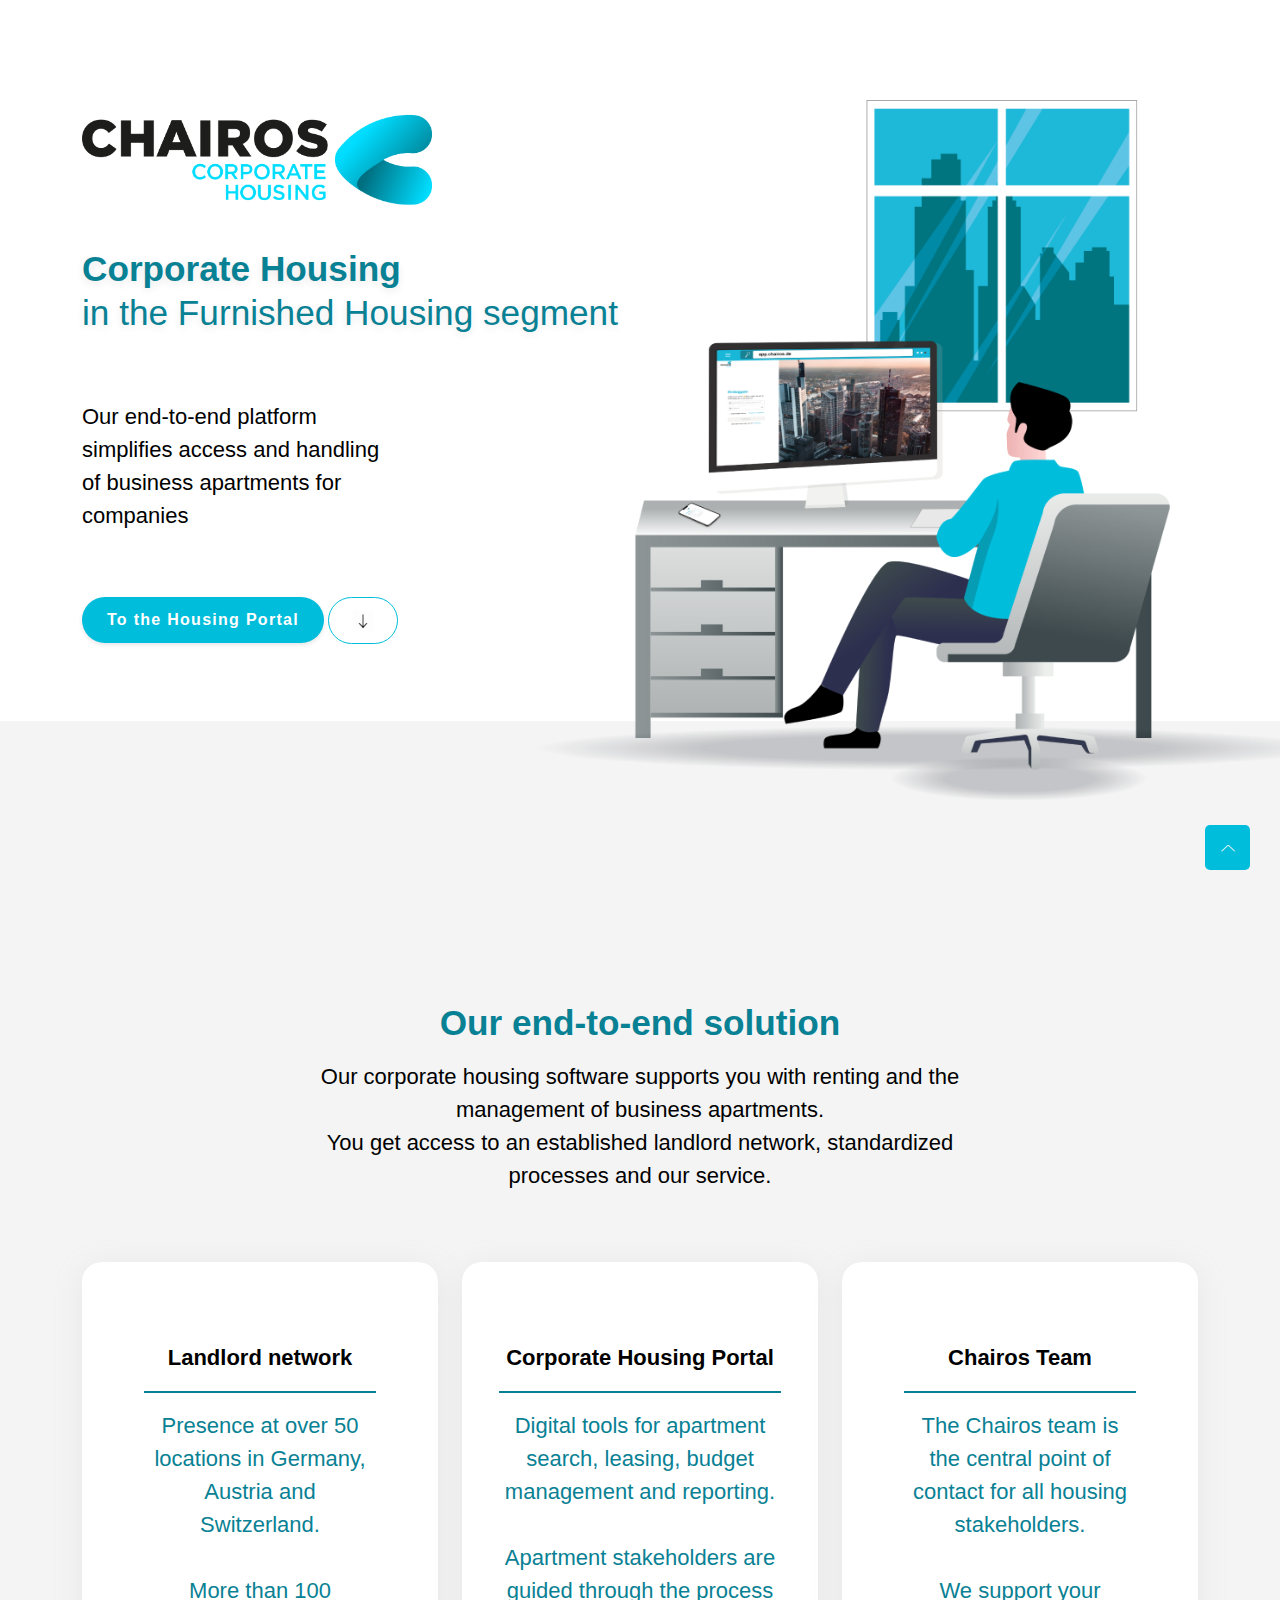
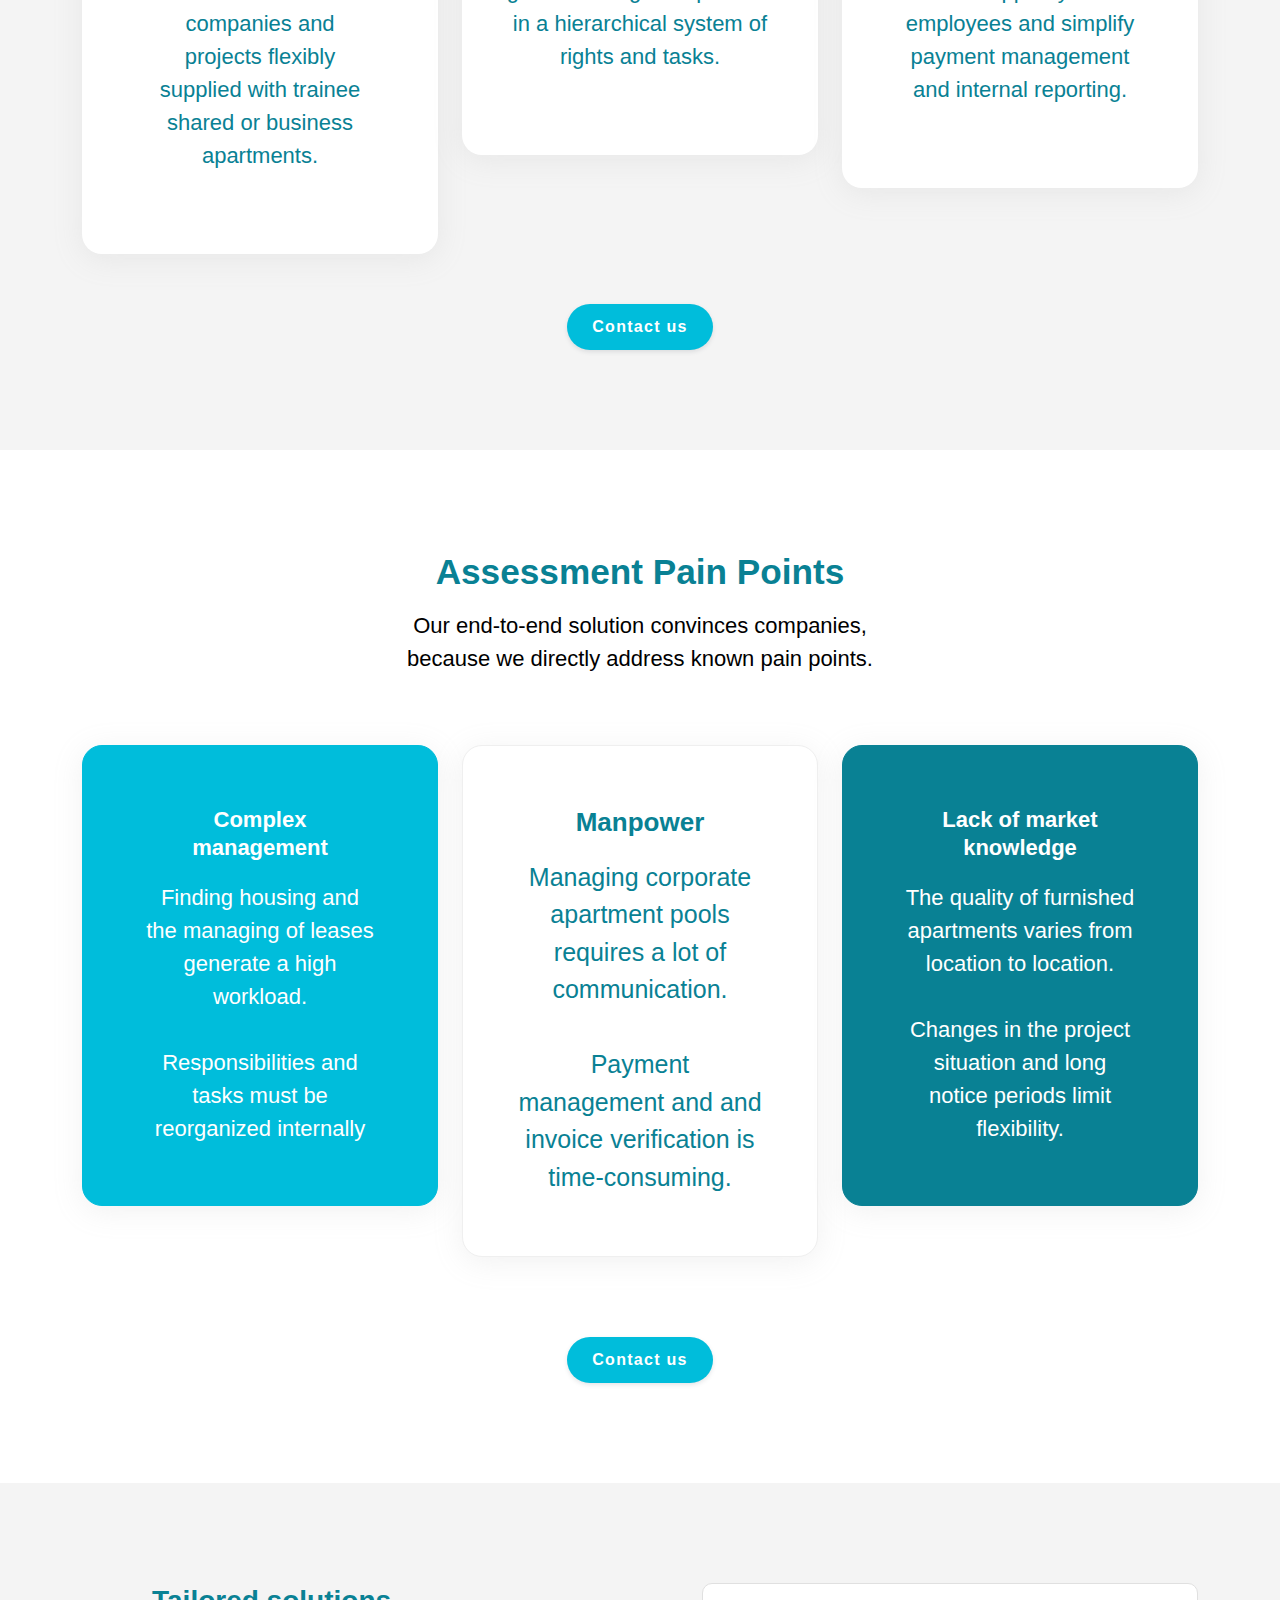
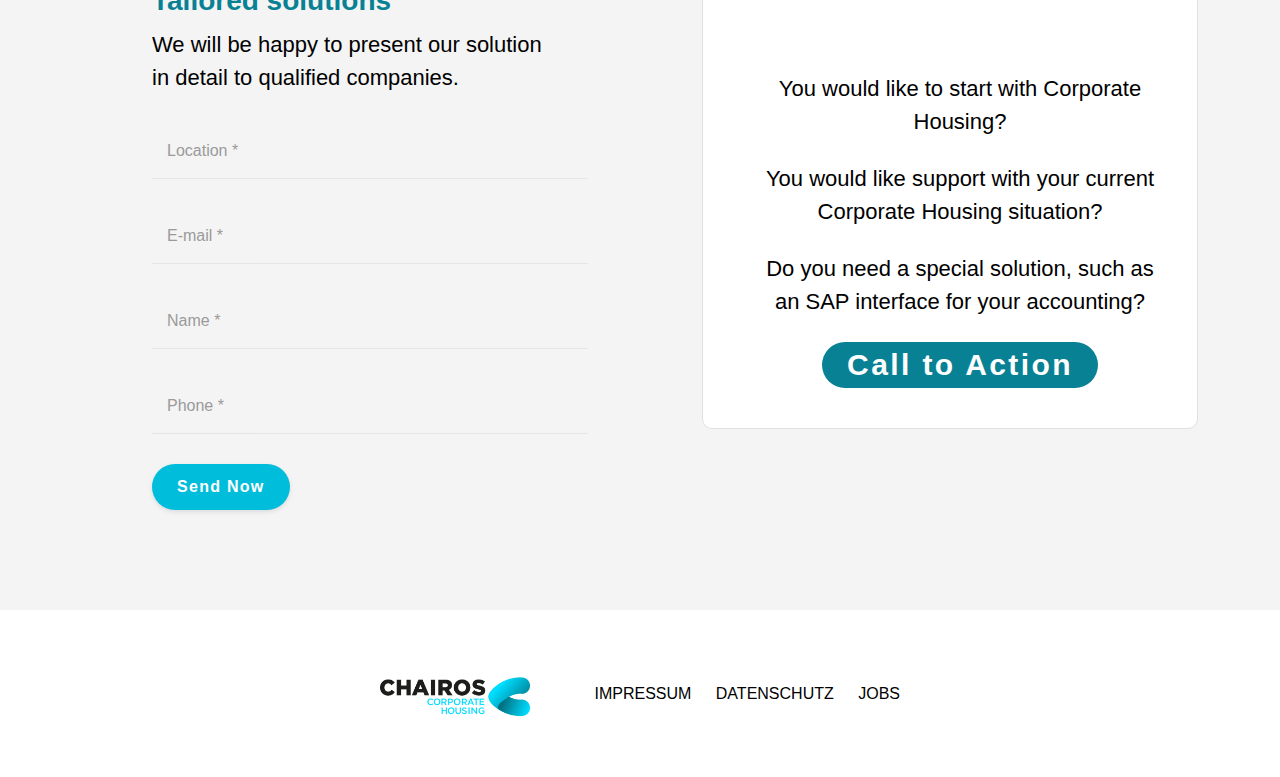
<file: html/en.html>
<!DOCTYPE html>
<html lang="en">

<head>
  <!--====== Required meta tags ======-->
  <meta charset="utf-8" />
  <meta http-equiv="x-ua-compatible" content="ie=edge" />
  <meta name="description" content="" />
  <meta name="viewport" content="width=device-width, initial-scale=1, shrink-to-fit=no" />

  <!--====== Title ======-->
  <title>Chairos | Home
  </title>
  <link rel="stylesheet" href="assets/css/animate.css" />
  <!--====== Favicon Icon ======-->
  <link rel="shortcut icon" href="../assets/images/favicon.ico" type="image/svg" />

  <!--====== Bootstrap css ======-->
  <link rel="stylesheet" href="assets/css/bootstrap.min.css" />

  <!--====== Line Icons css ======-->
  <link rel="stylesheet" href="assets/css/lineicons.css" />

  <!--====== Tiny Slider css ======-->
  <!-- <link rel="stylesheet" href="assets/css/tiny-slider.css" /> -->

  <!--====== gLightBox css ======-->
  <link rel="stylesheet" href="assets/css/glightbox.min.css" />

  <link rel="stylesheet" href="style.css" />
</head>

<body>

  <div class="preloader">
    <div class="loader">
      <div class="spinner">
        <div class="spinner-container">
          <div class="spinner-rotator">
            <div class="spinner-left">
              <div class="spinner-circle"></div>
            </div>
            <div class="spinner-right">
              <div class="spinner-circle"></div>
            </div>
          </div>
        </div>
      </div>
    </div>
  </div>


  <!-- Start header Area -->
  <section id="hero-area" class="header-area header-eight">
    <div class="navbar-area">
      <div class="container">
        <div class="row">
          <div class="col-lg-12">
            <nav class="navbar navbar-expand-lg">
              <a class="navbar-brand" href="https://chairos.de/">
                <img src="assets/images/logo2.png" alt="Logo" width="150" />
              </a>
              <button class="navbar-toggler" type="button" data-bs-toggle="collapse"
                data-bs-target="#navbarSupportedContent" aria-controls="navbarSupportedContent" aria-expanded="false"
                aria-label="Toggle navigation">
          
                  <a href="https://app.chairos.de/" class="btn primary-btn rounded-full">
                    Login
                  </a>
                  <a href="https://chairos.de/index.html" class="btn rounded-full lang-button">
                    DE
                  </a>
              </button>

              <div class="collapse navbar-collapse sub-menu-bar" id="navbarSupportedContent">
                <!-- <ul id="nav" class="navbar-nav ms-auto">
                  <li class="nav-item">
                    <a class="page-scroll active" href="#home">Home</a>
                  </li>
                  <li class="nav-item">
                    <a class="page-scroll" href="#features">Features</a>
                  </li>
                  <li class="nav-item">
                    <a class="page-scroll" href="#about">About</a>
                  </li>
                  <li class="nav-item">
                    <a class="page-scroll" href="#facts">Why</a>
                  </li>
                  <li class="nav-item">
                    <a href="javascript:void(0)">Team</a>
                  </li>
                  <li class="nav-item">
                    <a href="javascript:void(0)">Blog</a>
                  </li>
                </ul> -->
              </div>
              <!-- navbar collapse -->

              <div class="navbar-btn d-none d-sm-inline-block">
                <a href="https://app.chairos.de/" class="btn primary-btn rounded-full">
                  Login
                </a>
                <a href="https://chairos.de/index.html" class="btn rounded-full lang-button">
                  DE
                </a>
              </div>
            </nav>
            <!-- navbar -->
          </div>
        </div>
        <!-- row -->
      </div>
      <!-- container -->
    </div>
    <div class="container">
      <div class="row">
        <div class="col-lg-6 col-md-12 col-12" style="position: relative;
        z-index: 1;">
          <div class="header-content">
            <img style="margin-bottom: 40px; width: 350px;" src="assets/images/logo2.png" alt="Logo" />

            <h2 style="font-weight: 600">Corporate Housing</h2>
            <h2 style="font-weight: 100">in the Furnished Housing segment</h2>
            <p>
              Our end-to-end platform simplifies access and handling of business apartments for companies
            </p>
            <div class="button">
              <a href="https://app.chairos.de/" class="btn primary-btn rounded-full">
                To the Housing Portal
              </a>
              <a href="#services">
                <button class="btn primary-btn-outline rounded-full">
                  <img src="assets/images/arrow-down.gif" width="20">
                </button>
              </a>
            </div>
          </div>
        </div>
        <div class="col-lg-6 col-md-12 col-12">
          <div class="header-image">
            <img src="assets/images/main1.png" alt="#" />
          </div>
        </div>
      </div>

    </div>
  </section>


  <!-- Start Pricing  Area -->
  <section id="pricing" class="pricing-area pricing-fourteen ">
    <!--======  Start Section Title Five ======-->
    <div class="section-title-five">
      <div class="container">
        <div class="row">
          <div class="col-12">
            <div class="content">
              <h2 class="fw-bold">Our end-to-end solution
              </h2>
              <p>
                Our corporate housing software supports 
                you with renting and the management of 
                business apartments. 
              <br />
                You get access to an established 
                landlord network, standardized processes 
                and our service.
              </p>
            </div>
          </div>
        </div>
        <!-- row -->
      </div>
      <!-- container -->
    </div>
    <!--======  End Section Title Five ======-->
    <div class="container text-center">

      <div class="row">
        <div class="col-lg-4 col-md-6">
          <div class="single-services wow fadeIn" data-wow-duration="1s" data-wow-delay="0.5s">
            <div>

              <lord-icon src="https://cdn.lordicon.com/gqzfzudq.json" trigger="loop"
                colors="primary:#121331,secondary:#00BDDB" style="width:80px;height:80px; margin-bottom: 10px;">
              </lord-icon>
            </div>
            <div class="service-content">
              <h4>Landlord network</h4>
              <!-- <span>B2B Homer Apartments</span> -->
              <hr class="service-line" />
              <p>
                Presence at over 50 locations in Germany, Austria and Switzerland.
                <br /><br />
                More than 100 companies and projects flexibly supplied with trainee 
                shared or business apartments.
              </p>
            </div>
          </div>
        </div>
        <div class="col-lg-4 col-md-6">
          <div class="single-services wow fadeIn" data-wow-duration="1s" data-wow-delay="0.5s">
            <div>
              <lord-icon src="https://cdn.lordicon.com/qhgmphtg.json" trigger="loop"
                colors="primary:#121331,secondary:#00BDDB" style="width:80px;height:80px; margin-bottom: 10px;">
              </lord-icon>
            </div>
            <div class="service-content" style="padding: 20px 5px;"">
              <h4>Corporate Housing Portal</h4>
              <!-- <span>B2B Homer Apartments</span> -->
              <hr class=" service-line" />
            <p>
              Digital tools for apartment search, leasing, budget management and reporting.
              <br> <br />
              Apartment stakeholders are guided through the process in a hierarchical system of rights and tasks.
            </p>
          </div>
        </div>
      </div>
      <div class="col-lg-4 col-md-6">
        <div class="single-services wow fadeIn" data-wow-duration="1s" data-wow-delay="0.5s">
          <div>

            <lord-icon src="https://cdn.lordicon.com/uukerzzv.json" trigger="loop"
              colors="primary:#121331,secondary:#00BDDB" style="width:80px;height:80px; margin-bottom: 10px;">
            </lord-icon>
          </div>
          <div class="service-content">
            <h4>Chairos Team</h4>
            <!-- <span>B2B Homer Apartments</span> -->
            <hr class="service-line" />
            <p>
              The Chairos team is the central point of contact for all housing stakeholders.
              <br> <br>
              We support your employees and simplify payment management and internal reporting.
            </p>
          </div>
        </div>
      </div>
    </div>
    <a href="#contact" class="btn primary-btn rounded-full " style="margin-top: 50px;">
      Contact us
    </a>
    </div>
  </section>
  <!--/ End Pricing  Area -->
  <!-- End header Area -->

  <!-- ===== service-area start ===== -->
  <section id="services" class="services-area services-eight">
    <!--======  Start Section Title Five ======-->
    <div class="section-title-five">
      <div class="container">
        <div class="row">
          <div class="col-12">
            <div class="content">
              <h2 class="fw-bold">Assessment Pain Points</h2>
              <p>Our end-to-end solution convinces companies,<br />
                because we directly address known pain points.</p>
            </div>
          </div>
        </div>
        <!-- row -->
      </div>
      <!-- container -->
    </div>
    <!--======  End Section Title Five ======-->
    <div class="container">
      <div class="row">
        <div class="col-lg-4 col-md-6">
          <div class="single-services first wow fadeIn" data-wow-duration="1s" data-wow-delay="0.5s">
            <div>

              <lord-icon src="https://cdn.lordicon.com/nocovwne.json" trigger="loop"
                colors="primary:#fff,secondary:#00BDDB" style="width:80px;height:80px">
              </lord-icon>
            </div>
            <div class="service-content">
              <h4>Complex management</h4>
              <!-- <span>B2B Homer Apartments</span> -->
              <!-- <hr class="service-line" /> -->
              <p>
                Finding housing and the managing of leases generate a high workload.
                <br> <br>
                Responsibilities and tasks must be reorganized internally
              </p>
            </div>
          </div>
        </div>
        <div class="col-lg-4 col-md-6">
          <div class="single-services second wow fadeIn" data-wow-duration="1s" data-wow-delay="0.5s">
            <div>
              <lord-icon src="https://cdn.lordicon.com/zpxybbhl.json" trigger="loop"
                colors="primary:#121331,secondary:#00BDDB" style="width:80px;height:80px">
              </lord-icon>
            </div>
            <div class="service-content" style="padding: 20px 25px">
              <h4 style="font-size: 24px">Manpower</h4>
              <!-- <span>B2B Homer Apartments</span> -->
              <!-- <hr class="service-line" /> -->
              <p style="font-size: 25px">
                Managing corporate apartment pools requires a lot of communication.
                <br> <br>
                Payment management and and invoice verification is time-consuming.
              </p>
            </div>
          </div>
        </div>
        <div class="col-lg-4 col-md-6">
          <div class="single-services last wow fadeIn" data-wow-duration="1s" data-wow-delay="0.5s">
            <div>
              <lord-icon src="https://cdn.lordicon.com/huwchbks.json" trigger="loop"
                colors="primary:#fff,secondary:#00BDDB" style="width:80px;height:80px">
              </lord-icon>

            </div>
            <div class="service-content">
              <h4>Lack of market knowledge</h4>
              <!-- <span>B2B Homer Apartments</span> -->
              <!-- <hr class="service-line" /> -->
              <p>
                The quality of furnished apartments varies from location to location.
                <br> <br>
                Changes in the project situation and long notice periods limit flexibility.
              </p>
            </div>
          </div>
        </div>
      </div>

      <a href="#contact" class="btn primary-btn rounded-full " style="margin-top: 50px;">
        Contact us
      </a>

    </div>
  </section>
  <!-- ===== service-area end ===== -->

  <!-- ========================= contact-section start ========================= -->
  <section id="contact" class="contact-section">
    <div class="container">
      <div class="row">
        <div class="col-xl-6">
          <div class="contact-form-wrapper page-form" style="display: block;">
            <div class="row">
              <div class="col-xl-12 col-lg-12 mx-auto">
                <div class="section-title text-left">
                  <h2>Tailored solutions</h2>
                  <p>
                    We will be happy to present our solution<br /> in detail to qualified companies.
                  </p>
                </div>
              </div>
            </div>
            <form id="contact-form" class="contact-form" method="post">
              <div class="row">
                <input type="hidden" name="website" id="website" placeholder="chairos.de" value="chairos.de" />
                <div class="col-md-12">
                  <input type="text" name="location" id="location" placeholder="Location *" required />
                </div>
                <div class="col-md-12">
                  <input type="email" name="email" id="email" placeholder="E-mail *"
                    required />
                </div>


                <div class="col-md-12">
                  <input type="text" name="name" id="name" placeholder="Name *" required />
                </div>
                <div class="col-md-12">
                  <input type="text" name="phone" id="phone" placeholder="Phone *" required />
                </div>

              </div>
              <div class="row">
                <div class="col-12">
                  <div class="button text-left rounded-buttons">
                    <button type="submit" class="btn primary-btn rounded-full">
                      Send Now
                    </button>
                  </div>
                </div>
              </div>
            </form>
          </div>

          <div class="contact-form-result page-form-result" style="display: none">
            <div class="row">
              <div class="col-xl-12 col-lg-12 mx-auto">
                <div class="section-title text-left">
                  <h2>Tailored solutions</h2>
                  <p>
                    We will be happy to present our solution<br /> in detail to qualified companies.
                  </p>
                </div>
              </div>
            </div>
            <div class="contact-item-wrapper" style="margin-left: 0px;">
              <div class="form-success text-center "
                style="margin-top: 60px;  padding-bottom: 110px; width: 100%; ">
                <div class="row">
                  <div class="col-lg-12 mx-auto col-xl-12">
                    <lord-icon src="https://cdn.lordicon.com/lupuorrc.json" trigger="loop"
                      colors="primary:#121331,secondary:#00bddb" style="width:195px;height:195px">
                    </lord-icon>
                   
                  </div>

                  <div class="col-lg-12 mx-auto col-xl-12">
                    <h2>Form submitted successfully!</h2>
                  </div>
                </div>


              </div>
            </div>


          </div>

          <div class="contact-form-result page-form-error" style="display: none">
            <div class="row">
              <div class="col-xl-12 col-lg-12 mx-auto">
                <div class="section-title text-left">
                  <h2>Tailored solutions</h2>
                  <p>
                    We will be happy to present our solution<br /> in detail to qualified companies.
                  </p>
                </div>
              </div>
            </div>
            <div class="contact-item-wrapper" style="margin-left: 0px;">
              <div class="form-error text-center "
                style="margin-top: 60px;  padding-bottom: 110px; width: 100%; ">
                <div class="row">
                  <div class="col-lg-12 mx-auto col-xl-12">

                    <lord-icon src="https://cdn.lordicon.com/tdrtiskw.json" trigger="loop"
                    colors="primary:#121331,secondary:#00bddb" style="width:195px;height:195px">
                    </lord-icon>
                  </div>

                  <div class="col-lg-12 mx-auto col-xl-12">
                    <h2>Form not submitted!</h2>
                  </div>
                </div>


              </div>
            </div>


          </div>
        </div>
        <div class="col-xl-6">
          <div class="contact-item-wrapper">

            <a href="tel:+490697890420">
              <div class="contact-item">
                <div class="contact-content">
                  <div class="segment-one">
                    <div class="row" style="text-align: center;">
                      <div class="col-12 col-md-12 col-sm-12">
                        <lord-icon src="https://cdn.lordicon.com/fpipqhrr.json" trigger="loop"
                          colors="primary:#121331,secondary:#00bddb" style="width:100px;height:100px">
                        </lord-icon>

                      </div>
                    </div>

                    <br><br>

                    <div class="row">
                      <div class="col-12 col-md-12" style="text-align: center;">
                        <p>You would like to start with Corporate Housing?</p><br>

                        <p>You would like support with your current Corporate Housing situation?</p><br>

                        <p>Do you need a special solution, such as an SAP interface for your accounting? </p>
                        <br>
                        <p><span class="btn secondary-btn rounded-full ">Call to Action</span>

                        </p>
                      </div>
                    </div>
                  </div>
                </div>
              </div>
            </a>


          </div>
        </div>
      </div>
    </div>
    </div>
    </div>
    </div>
  </section>
  <!-- ========================= contact-section end ========================= -->

  <!-- ========================= map-section end ========================= -->
  <!-- <section class="map-section map-style-9">
    <div class="map-container">
      <object style="border:0; height: 500px; width: 100%;"
        data="https://www.google.com/maps/embed?pb=!1m18!1m12!1m3!1d3102.7887109309127!2d-77.44196278417968!3d38.95165507956235!2m3!1f0!2f0!3f0!3m2!1i1024!2i768!4f13.1!3m3!1m2!1s0x0%3A0x0!2zMzjCsDU3JzA2LjAiTiA3N8KwMjYnMjMuMiJX!5e0!3m2!1sen!2sbd!4v1545420879707"></object>
    </div>
    </div>
  </section> -->
  <!-- ========================= map-section end ========================= -->

  <!-- Start Footer Area -->
  <footer id="footer" class="footer-area pt-120">
    <div class="container">

      <!-- footer widget -->
      <div class="footer-copyright text-center">
        <div class="row">
          <div class="col-lg-12 text-center">
            <div class="copyright justify-content-between">
              <div class="copyright-content">
                <a href="https://chairos.de/"> <img src="assets/images/logo2.png" width="150"></a>
                <a href="impressum.html">IMPRESSUM</a>
                <a href="datenschutz.html">DATENSCHUTZ</a>
                <a href="jobs.html">JOBS</a>
              </div>

              <!-- copyright content -->
            </div>
            <!-- copyright -->
          </div>
        </div>
        <!-- row -->
      </div>
      <!-- footer copyright -->
    </div>
    <!-- container -->
    <!-- <div id="particles-2"></div> -->
  </footer>



  <a href="#" class="scroll-top btn-hover">
    <i class="lni lni-chevron-up"></i>
  </a>

  <!-- <div id="particles-2"></div> -->

  <!--====== js ======-->
  <script src="assets/js/bootstrap.bundle.min.js"></script>
  <script src="assets/js/glightbox.min.js"></script>
  <script src="assets/js/main.js"></script>
  <!-- <script src="assets/js/tiny-slider.js"></script> -->
  <script src="https://cdn.lordicon.com/xdjxvujz.js"></script>
  <script src="assets/js/wow.min.js"></script>
  <script src="assets/js/glightbox.min.js"></script>
  <script src="assets/js/count-up.min.js"></script>
  <script src="assets/js/particles.min.js"></script>
  <!-- <script type="text/javascript">
    //========= testimonial 
    tns({
      container: '.testimonial-slider',
      items: 3,
      slideBy: 'page',
      autoplay: false,
      mouseDrag: true,
      gutter: 0,
      nav: true,
      controls: false,
      controlsText: ['<i class="lni lni-arrow-left"></i>', '<i class="lni lni-arrow-right"></i>'],
      responsive: {
        0: {
          items: 1,
        },
        540: {
          items: 1,
        },
        768: {
          items: 1,
        },
        992: {
          items: 1,
        },
        1170: {
          items: 1,
        }
      }
    });
  </script> -->

  <script>

    //===== close navbar-collapse when a  clicked
    let navbarTogglerNine = document.querySelector(
      ".navbar-nine .navbar-toggler"
    );

    navbarTogglerNine && navbarTogglerNine.addEventListener("click", function () {
      navbarTogglerNine.classList.toggle("active");
    });

    // ==== left sidebar toggle
    let sidebarLeft = document.querySelector(".sidebar-left");
    let overlayLeft = document.querySelector(".overlay-left");
    let sidebarClose = document.querySelector(".sidebar-close .close");


    function submitForm(e) {
      e.preventDefault();

      const formDataDict = Object.fromEntries(new FormData(e.target).entries());

      var http = new XMLHttpRequest();
      var url = "https://b2bh-back-nfsyp7o4fa-ey.a.run.app/sendform";
      http.open("POST", url, true);
      http.setRequestHeader('Content-Type', 'application/json');
      http.responseType = 'json';
      http.send(JSON.stringify(formDataDict));

      console.log('get htpp response', http)

      http.onload = function () {
        if (http.status === 200) {
          console.log('statustext ok')
          let pageForm = document.getElementsByClassName("page-form");
          let result = document.getElementsByClassName("page-form-result");
          pageForm[0].style.display = pageForm[0].style.display === 'none' ? 'inline-block' : 'none';
          result[0].style.display = result[0].style.display === 'none' ? 'inline-block' : 'none';
        } else { 
          let pageForm = document.getElementsByClassName("page-form");
          let result = document.getElementsByClassName("page-form-error");
          pageForm[0].style.display = pageForm[0].style.display === 'none' ? 'inline-block' : 'none';
          result[0].style.display = result[0].style.display === 'none' ? 'inline-block' : 'none';
        }
      };
    }

    const contactForm = document.getElementById('contact-form');
    contactForm && contactForm.addEventListener('submit', submitForm);

    // function changeLayout() {
    //   let segmentTwo = document.getElementsByClassName("segment-two");
    //   let segmentOne = document.getElementsByClassName("segment-one");
    //   let sideSegmentOne = document.getElementsByClassName("side-segment-one");
    //   let sideSegmentTwo = document.getElementsByClassName("side-segment-two");

    //   segmentOne[0].style.display = segmentOne[0].style.display === 'none' ? 'inline-block' : 'none';
    //   segmentTwo[0].style.display = segmentTwo[0].style.display === 'none' ? 'inline-block' : 'none';
    //   sideSegmentOne[0].style.display = sideSegmentOne[0].style.display === 'none' ? 'inline-block' : 'none';
    //   sideSegmentTwo[0].style.display = sideSegmentTwo[0].style.display === 'none' ? 'inline-block' : 'none';
    // }

    overlayLeft && overlayLeft.addEventListener("click", function () {
      sidebarLeft.classList.toggle("open");
      overlayLeft.classList.toggle("open");
    });

    sidebarClose && sidebarClose.addEventListener("click", function () {
      sidebarLeft.classList.remove("open");
      overlayLeft.classList.remove("open");
    });


    // ===== navbar nine sideMenu
    let sideMenuLeftNine = document.querySelector(".navbar-nine .menu-bar");

    sideMenuLeftNine && sideMenuLeftNine.addEventListener("click", function () {
      sidebarLeft.classList.add("open");
      overlayLeft.classList.add("open");
    });

    //========= glightbox
    // GLightbox({
    //   'href': 'https://www.youtube.com/watch?v=r44RKWyfcFw&fbclid=IwAR21beSJORalzmzokxDRcGfkZA1AtRTE__l5N4r09HcGS5Y6vOluyouM9EM',
    //   'type': 'video',
    //   'source': 'youtube', //vimeo, youtube or local
    //   'width': 900,
    //   'autoplayVideos': true,
    // });

  </script>
</body>

</html>
</file>
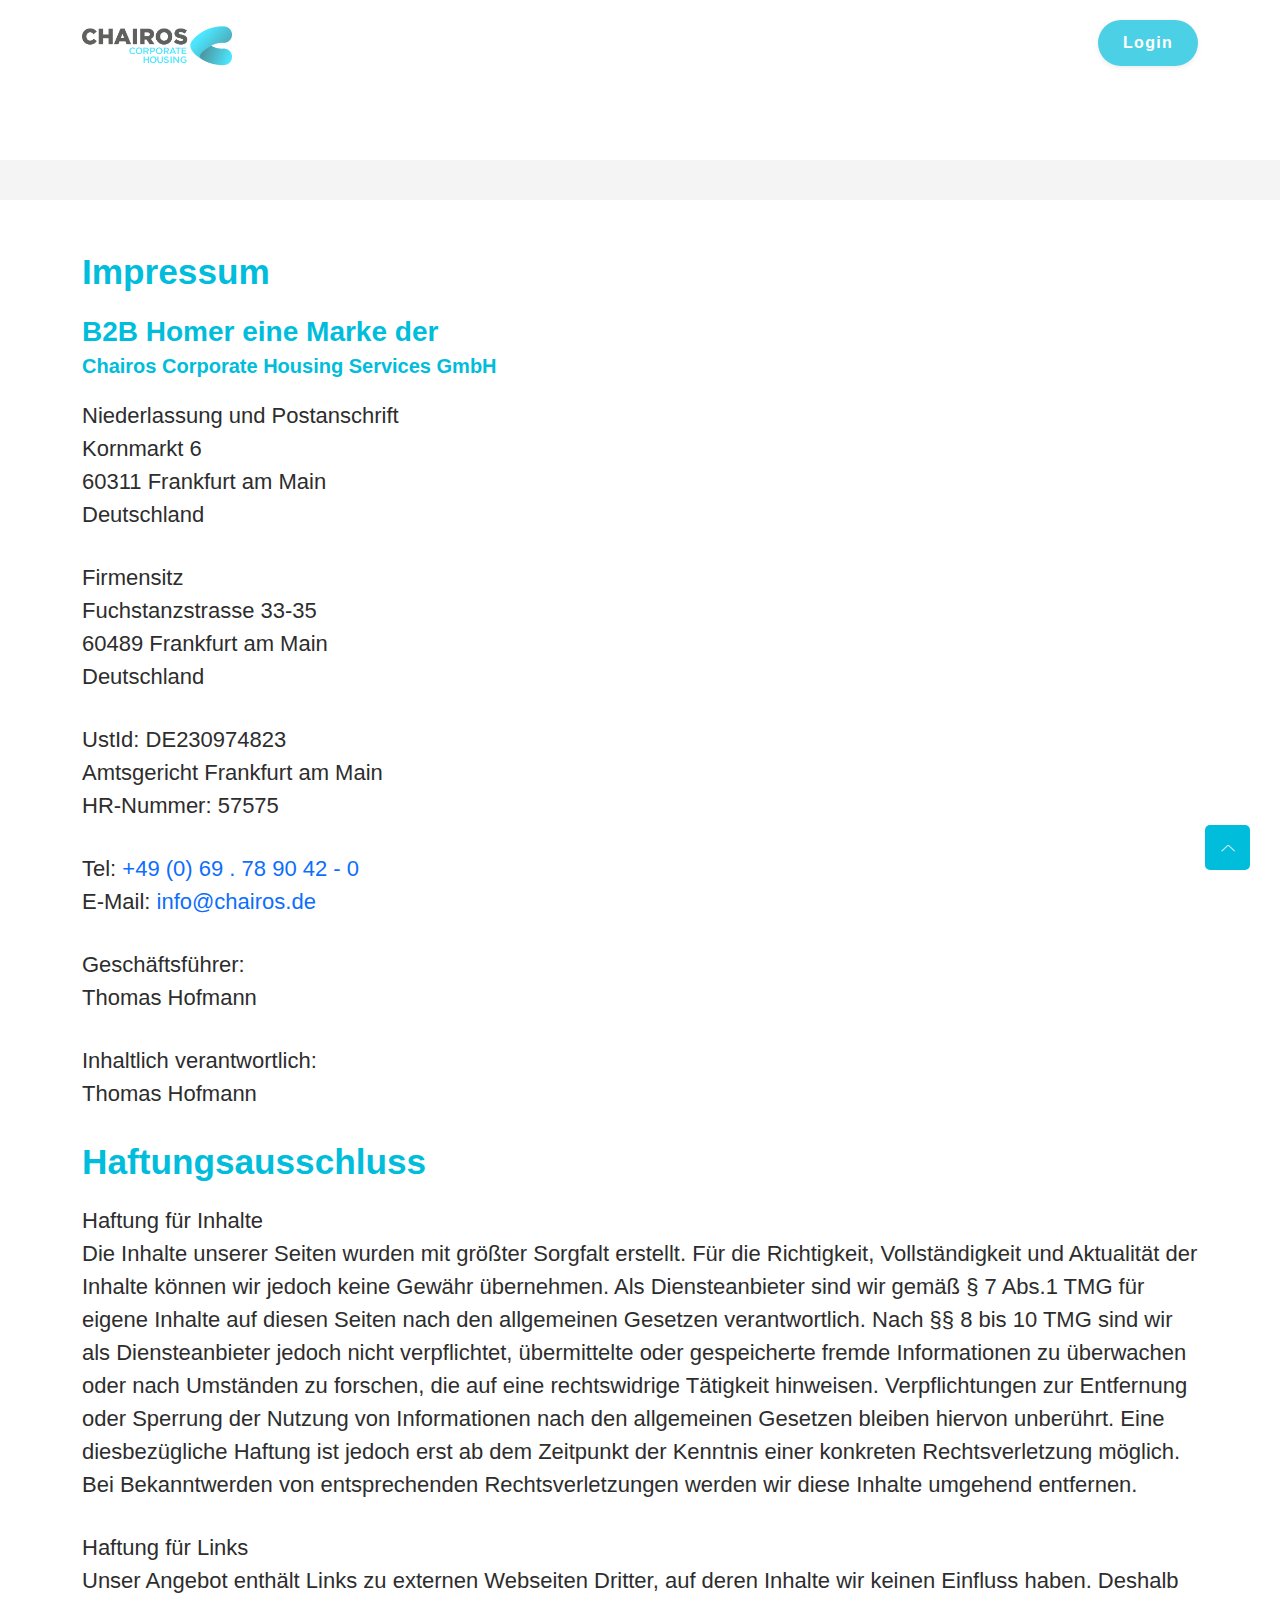
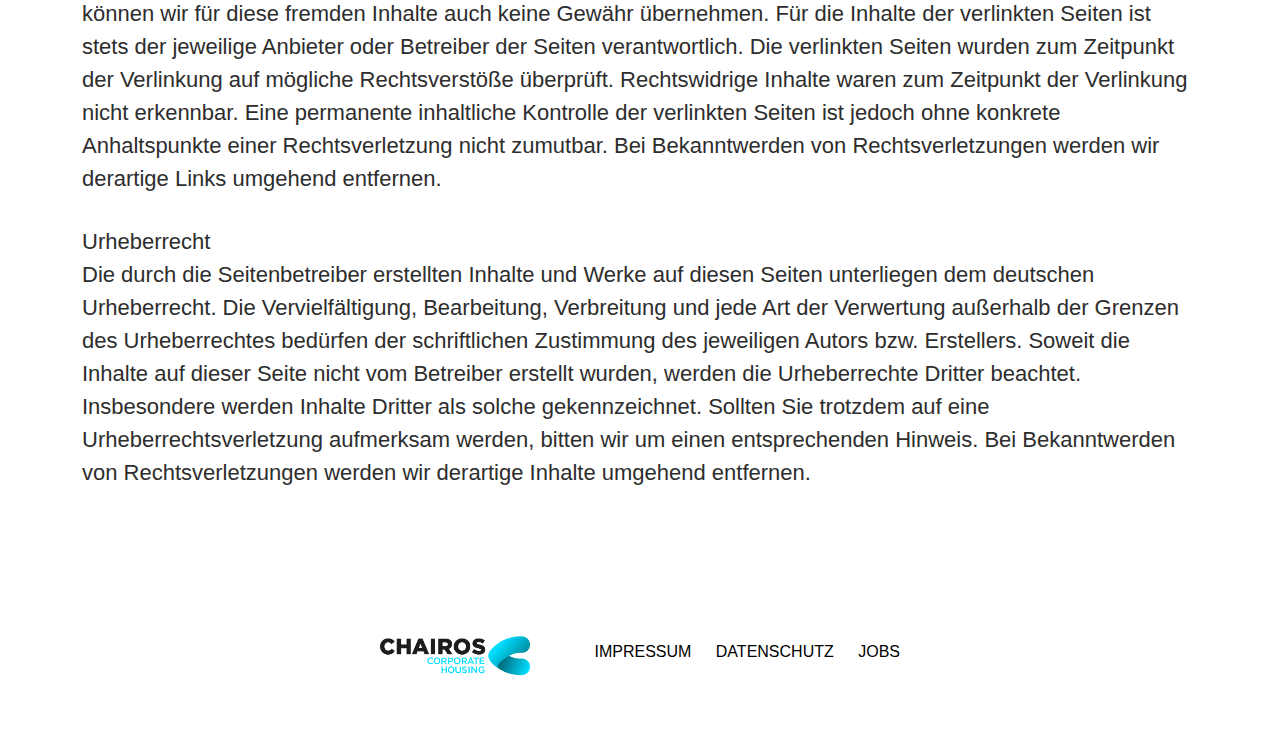
<file: html/impressum.html>
<!DOCTYPE html>
<html lang="en">

<head>
  <!--====== Required meta tags ======-->
  <meta charset="utf-8" />
  <meta http-equiv="x-ua-compatible" content="ie=edge" />
  <meta name="description" content="" />
  <meta name="viewport" content="width=device-width, initial-scale=1, shrink-to-fit=no" />

  <!--====== Title ======-->
  <title>B2B Homer | Home
  </title>
  <link rel="stylesheet" href="assets/css/animate.css" />
  <!--====== Favicon Icon ======-->
  <link rel="shortcut icon" href="../assets/images/favicon.svg" type="image/svg" />

  <!--====== Bootstrap css ======-->
  <link rel="stylesheet" href="assets/css/bootstrap.min.css" />

  <!--====== Line Icons css ======-->
  <link rel="stylesheet" href="assets/css/lineicons.css" />

  <!--====== Tiny Slider css ======-->
  <link rel="stylesheet" href="assets/css/tiny-slider.css" />

  <!--====== gLightBox css ======-->
  <link rel="stylesheet" href="assets/css/glightbox.min.css" />

  <link rel="stylesheet" href="style.css" />
</head>

<body>

  <div class="preloader">
    <div class="loader">
      <div class="spinner">
        <div class="spinner-container">
          <div class="spinner-rotator">
            <div class="spinner-left">
              <div class="spinner-circle"></div>
            </div>
            <div class="spinner-right">
              <div class="spinner-circle"></div>
            </div>
          </div>
        </div>
      </div>
    </div>
  </div>


  <!-- Start header Area -->
  <section id="hero-area" class="header-area header-eight" style="padding: 100px 0;">
    <div class="navbar-area sticky" style="display: block;">
      <div class="container">
        <div class="row">
          <div class="col-lg-12">
            <nav class="navbar navbar-expand-lg">
              <a class="navbar-brand" href="https://chairos.de/">
                <img src="assets/images/logo2.png" alt="Logo" width="150" />
              </a>
              <button class="navbar-toggler" type="button" data-bs-toggle="collapse"
                data-bs-target="#navbarSupportedContent" aria-controls="navbarSupportedContent" aria-expanded="false"
                aria-label="Toggle navigation">
                <span class="toggler-icon"> </span>
                <span class="toggler-icon"> </span>
                <span class="toggler-icon"> </span>
              </button>

              <div class="collapse navbar-collapse sub-menu-bar" id="navbarSupportedContent">
                <!-- <ul id="nav" class="navbar-nav ms-auto">
                  <li class="nav-item">
                    <a class="page-scroll active" href="#home">Home</a>
                  </li>
                  <li class="nav-item">
                    <a class="page-scroll" href="#features">Features</a>
                  </li>
                  <li class="nav-item">
                    <a class="page-scroll" href="#about">About</a>
                  </li>
                  <li class="nav-item">
                    <a class="page-scroll" href="#facts">Why</a>
                  </li>
                  <li class="nav-item">
                    <a href="javascript:void(0)">Team</a>
                  </li>
                  <li class="nav-item">
                    <a href="javascript:void(0)">Blog</a>
                  </li>
                </ul> -->
              </div>
              <!-- navbar collapse -->

              <div class="navbar-btn d-none d-sm-inline-block">
                <a href="https://app.chairos.de/" class="btn primary-btn rounded-full">
                  Login
                </a>
              </div>
            </nav>
            <!-- navbar -->
          </div>
        </div>

        <!-- row -->
      </div>
      <!-- container -->
    </div>
  </section>



  <!-- Start Pricing  Area -->
  <section id="pricing" class="pricing-area Datenschutz ">
    <!--======  Start Section Title Five ======-->
    <div class="">
      <div class="container">
        <div class="row">
          <div class="col-12 col-md-12">
            <div class="text">
              <h2>Impressum</h2>
              <h3>B2B Homer eine Marke der</h3><h5> Chairos Corporate Housing Services GmbH</h5>
              <p><strong>Niederlassung und Postanschrift</strong><br>
                Kornmarkt 6<br>
                60311 Frankfurt am Main<br>
                Deutschland</p>
              <p><strong>Firmensitz</strong><br>
                Fuchstanzstrasse 33-35<br>
                60489 Frankfurt am Main<br>
                Deutschland</p>
              <p>UstId: DE230974823<br>
                Amtsgericht Frankfurt am Main<br>
                HR-Nummer: 57575</p>
              <p><strong>Tel: <a href="tel:+49697890420">+49 (0) 69 . 78 90 42 - 0</a></strong><br>
                <strong>E-Mail: <a href="mailto:info@chairos.de">info@chairos.de</a></strong>
              </p>
              <p>Geschäftsführer:<br>
                Thomas Hofmann</p>
              <p>Inhaltlich verantwortlich:<br>
                Thomas Hofmann</p>
              <h2>Haftungsausschluss</h2>
              <p><strong>Haftung für Inhalte</strong><br>
                Die Inhalte unserer Seiten wurden mit größter Sorgfalt erstellt. Für die Richtigkeit, Vollständigkeit
                und Aktualität der Inhalte können wir jedoch keine Gewähr übernehmen. Als Diensteanbieter sind wir gemäß
                § 7 Abs.1 TMG für eigene Inhalte auf diesen Seiten nach den allgemeinen Gesetzen verantwortlich. Nach §§
                8 bis 10 TMG sind wir als Diensteanbieter jedoch nicht verpflichtet, übermittelte oder gespeicherte
                fremde Informationen zu überwachen oder nach Umständen zu forschen, die auf eine rechtswidrige Tätigkeit
                hinweisen. Verpflichtungen zur Entfernung oder Sperrung der Nutzung von Informationen nach den
                allgemeinen Gesetzen bleiben hiervon unberührt. Eine diesbezügliche Haftung ist jedoch erst ab dem
                Zeitpunkt der Kenntnis einer konkreten Rechtsverletzung möglich. Bei Bekanntwerden von entsprechenden
                Rechtsverletzungen werden wir diese Inhalte umgehend entfernen.</p>
              <p><strong>Haftung für Links</strong><br>
                Unser Angebot enthält Links zu externen Webseiten Dritter, auf deren Inhalte wir keinen Einfluss haben.
                Deshalb können wir für diese fremden Inhalte auch keine Gewähr übernehmen. Für die Inhalte der
                verlinkten Seiten ist stets der jeweilige Anbieter oder Betreiber der Seiten verantwortlich. Die
                verlinkten Seiten wurden zum Zeitpunkt der Verlinkung auf mögliche Rechtsverstöße überprüft.
                Rechtswidrige Inhalte waren zum Zeitpunkt der Verlinkung nicht erkennbar. Eine permanente inhaltliche
                Kontrolle der verlinkten Seiten ist jedoch ohne konkrete Anhaltspunkte einer Rechtsverletzung nicht
                zumutbar. Bei Bekanntwerden von Rechtsverletzungen werden wir derartige Links umgehend entfernen.</p>
              <p><strong>Urheberrecht</strong><br>
                Die durch die Seitenbetreiber erstellten Inhalte und Werke auf diesen Seiten unterliegen dem deutschen
                Urheberrecht. Die Vervielfältigung, Bearbeitung, Verbreitung und jede Art der Verwertung außerhalb der
                Grenzen des Urheberrechtes bedürfen der schriftlichen Zustimmung des jeweiligen Autors bzw. Erstellers.
                Soweit die Inhalte auf dieser Seite nicht vom Betreiber erstellt wurden, werden die Urheberrechte
                Dritter beachtet. Insbesondere werden Inhalte Dritter als solche gekennzeichnet. Sollten Sie trotzdem
                auf eine Urheberrechtsverletzung aufmerksam werden, bitten wir um einen entsprechenden Hinweis. Bei
                Bekanntwerden von Rechtsverletzungen werden wir derartige Inhalte umgehend entfernen.</p>
            </div>
          </div>

        </div>
        <!-- container -->
      </div>
    </div>
  </section>
  <!--/ End Pricing  Area -->

  <!-- Start Footer Area -->
  <footer id="footer" class="footer-area pt-120">
    <div class="container">

      <!-- footer widget -->
      <div class="footer-copyright text-center">
        <div class="row">
          <div class="col-lg-12">
            <div class="copyright justify-content-between">
              <div class="copyright-content">
                <a href="https://chairos.de/"> <img src="assets/images/logo2.png" width="150"></a>
                <a href="impressum.html">IMPRESSUM</a>
                <a href="datenschutz.html">DATENSCHUTZ</a>
                <a href="jobs.html">JOBS</a>
              </div>
              <!-- copyright content -->
            </div>
            <!-- copyright -->
          </div>
        </div>
        <!-- row -->
      </div>
      <!-- footer copyright -->
    </div>
    <!-- container -->
    <div id="particles-2"></div>
  </footer>



  <a href="#" class="scroll-top btn-hover">
    <i class="lni lni-chevron-up"></i>
  </a>

  <div id="particles-2"></div>

  <!--====== js ======-->
  <script src="assets/js/bootstrap.bundle.min.js"></script>
  <script src="assets/js/glightbox.min.js"></script>
  <script src="assets/js/main.js"></script>
  <script src="assets/js/tiny-slider.js"></script>
  <script src="https://cdn.lordicon.com/xdjxvujz.js"></script>
  <script src="assets/js/wow.min.js"></script>
  <script src="assets/js/glightbox.min.js"></script>
  <script src="assets/js/count-up.min.js"></script>
  <script src="assets/js/particles.min.js"></script>
  <script type="text/javascript">
    //========= testimonial 
    tns({
      container: '.testimonial-slider',
      items: 3,
      slideBy: 'page',
      autoplay: false,
      mouseDrag: true,
      gutter: 0,
      nav: true,
      controls: false,
      controlsText: ['<i class="lni lni-arrow-left"></i>', '<i class="lni lni-arrow-right"></i>'],
      responsive: {
        0: {
          items: 1,
        },
        540: {
          items: 1,
        },
        768: {
          items: 1,
        },
        992: {
          items: 1,
        },
        1170: {
          items: 1,
        }
      }
    });
  </script>

  <script>

    //===== close navbar-collapse when a  clicked
    let navbarTogglerNine = document.querySelector(
      ".navbar-nine .navbar-toggler"
    );
    navbarTogglerNine.addEventListener("click", function () {
      navbarTogglerNine.classList.toggle("active");
    });

    // ==== left sidebar toggle
    let sidebarLeft = document.querySelector(".sidebar-left");
    let overlayLeft = document.querySelector(".overlay-left");
    let sidebarClose = document.querySelector(".sidebar-close .close");




    function changeLayout() {
      let segmentTwo = document.getElementsByClassName("segment-two");
      let segmentOne = document.getElementsByClassName("segment-one");
      let sideSegmentOne = document.getElementsByClassName("side-segment-one");
      let sideSegmentTwo = document.getElementsByClassName("side-segment-two");

      segmentOne[0].style.display = segmentOne[0].style.display === 'none' ? 'inline-block' : 'none';
      segmentTwo[0].style.display = segmentTwo[0].style.display === 'none' ? 'inline-block' : 'none';
      sideSegmentOne[0].style.display = sideSegmentOne[0].style.display === 'none' ? 'inline-block' : 'none';
      sideSegmentTwo[0].style.display = sideSegmentTwo[0].style.display === 'none' ? 'inline-block' : 'none';
    }

    overlayLeft.addEventListener("click", function () {
      sidebarLeft.classList.toggle("open");
      overlayLeft.classList.toggle("open");
    });
    sidebarClose.addEventListener("click", function () {
      sidebarLeft.classList.remove("open");
      overlayLeft.classList.remove("open");
    });

    // ===== navbar nine sideMenu
    let sideMenuLeftNine = document.querySelector(".navbar-nine .menu-bar");

    sideMenuLeftNine.addEventListener("click", function () {
      sidebarLeft.classList.add("open");
      overlayLeft.classList.add("open");
    });

    //========= glightbox
    GLightbox({
      'href': 'https://www.youtube.com/watch?v=r44RKWyfcFw&fbclid=IwAR21beSJORalzmzokxDRcGfkZA1AtRTE__l5N4r09HcGS5Y6vOluyouM9EM',
      'type': 'video',
      'source': 'youtube', //vimeo, youtube or local
      'width': 900,
      'autoplayVideos': true,
    });

  </script>
</body>

</html>
</file>
<file: assets/css/tiny-slider.css>
.tns-outer{padding:0 !important}.tns-outer [hidden]{display:none !important}.tns-outer [aria-controls],.tns-outer [data-action]{cursor:pointer}.tns-slider{-webkit-transition:all 0s;-moz-transition:all 0s;transition:all 0s}.tns-slider>.tns-item{-webkit-box-sizing:border-box;-moz-box-sizing:border-box;box-sizing:border-box}.tns-horizontal.tns-subpixel{white-space:nowrap}.tns-horizontal.tns-subpixel>.tns-item{display:inline-block;vertical-align:top;white-space:normal}.tns-horizontal.tns-no-subpixel:after{content:'';display:table;clear:both}.tns-horizontal.tns-no-subpixel>.tns-item{float:left}.tns-horizontal.tns-carousel.tns-no-subpixel>.tns-item{margin-right:-100%}.tns-no-calc{position:relative;left:0}.tns-gallery{position:relative;left:0;min-height:1px}.tns-gallery>.tns-item{position:absolute;left:-100%;-webkit-transition:transform 0s, opacity 0s;-moz-transition:transform 0s, opacity 0s;transition:transform 0s, opacity 0s}.tns-gallery>.tns-slide-active{position:relative;left:auto !important}.tns-gallery>.tns-moving{-webkit-transition:all 0.25s;-moz-transition:all 0.25s;transition:all 0.25s}.tns-autowidth{display:inline-block}.tns-lazy-img{-webkit-transition:opacity 0.6s;-moz-transition:opacity 0.6s;transition:opacity 0.6s;opacity:0.6}.tns-lazy-img.tns-complete{opacity:1}.tns-ah{-webkit-transition:height 0s;-moz-transition:height 0s;transition:height 0s}.tns-ovh{overflow:hidden}.tns-visually-hidden{position:absolute;left:-10000em}.tns-transparent{opacity:0;visibility:hidden}.tns-fadeIn{opacity:1;filter:alpha(opacity=100);z-index:0}.tns-normal,.tns-fadeOut{opacity:0;filter:alpha(opacity=0);z-index:-1}.tns-vpfix{white-space:nowrap}.tns-vpfix>div,.tns-vpfix>li{display:inline-block}.tns-t-subp2{margin:0 auto;width:310px;position:relative;height:10px;overflow:hidden}.tns-t-ct{width:2333.3333333%;width:-webkit-calc(100% * 70 / 3);width:-moz-calc(100% * 70 / 3);width:calc(100% * 70 / 3);position:absolute;right:0}.tns-t-ct:after{content:'';display:table;clear:both}.tns-t-ct>div{width:1.4285714%;width:-webkit-calc(100% / 70);width:-moz-calc(100% / 70);width:calc(100% / 70);height:10px;float:left}

/*# sourceMappingURL=sourcemaps/tiny-slider.css.map */
</file>
<file: style.css>
@import url("https://fonts.googleapis.com/css2?family=Inter:wght@200;300;400;500;600;700;800;900&display=swap");
/*===========================
  COMMON css 
===========================*/
:root {
  --font-family: "Noto Sans", sans-serif;
  --primary: #00BDDB;
  --primary-dark: #098194;
  --primary-light: #fff;
  --accent: #00d4d7;
  --accent-dark: #00bac1;
  --accent-light: #dff9f8;
  --success: #13d527;
  --success-dark: #00ae11;
  --success-light: #eafbe7;
  --secondary: #8f15d5;
  --secondary-dark: #6013c7;
  --secondary-light: #f4e5fa;
  --info: #15b2d5;
  --info-dark: #0f8ca8;
  --info-light: #e0f5fa;
  --caution: #dbbb25;
  --caution-dark: #d58f15;
  --caution-light: #fbf9e4;
  --error: #e6185e;
  --error-dark: #bf1257;
  --error-light: #fce4eb;
  --black: #1d1d1d;
  --dark-1: #2d2d2d;
  --dark-2: #4d4d4d;
  --dark-3: #6d6d6d;
  --gray-1: #8d8d8d;
  --gray-2: #adadad;
  --gray-3: #cdcdcd;
  --gray-4: #e0e0e0;
  --light-1: #efefef;
  --light-2: #F4F4F4;
  --light-3: #E5E5E5;
  --light-4: #B6B6B6;
  --white: #ffffff;
  --gradient-1: linear-gradient(180deg, #00BDDB 0%, #098194 100%);
  --gradient-2: linear-gradient(180deg, #155bd5 13.02%, #00d4d7 85.42%);
  --gradient-3: linear-gradient(180deg, #155bd5 0%, #8f15d5 100%);
  --gradient-4: linear-gradient(180deg, #155bd5 0%, #13d527 100%);
  --gradient-5: linear-gradient(180deg, #155bd5 0%, #15bbd5 100%);
  --gradient-6: linear-gradient(180deg, #155bd5 0%, #dbbb25 100%);
  --gradient-7: linear-gradient(180deg, #155bd5 0%, #e6185e 100%);
  --gradient-8: linear-gradient(180deg, #1c3ab6 0%, #00bac1 100%);
  --gradient-9: linear-gradient(180deg, #00d4d7 13.02%, #155bd5 85.42%);
  --shadow-1: 0px 0px 1px rgba(40, 41, 61, 0.08),
    0px 0.5px 2px rgba(96, 97, 112, 0.16);
  --shadow-2: 0px 0px 1px rgba(40, 41, 61, 0.04),
    0px 2px 4px rgba(96, 97, 112, 0.16);
  --shadow-3: 0px 0px 2px rgba(40, 41, 61, 0.04),
    0px 4px 8px rgba(96, 97, 112, 0.16);
  --shadow-4: 0px 2px 4px rgba(40, 41, 61, 0.04),
    0px 8px 16px rgba(96, 97, 112, 0.16);
  --shadow-5: 0px 2px 8px rgba(40, 41, 61, 0.04),
    0px 16px 24px rgba(96, 97, 112, 0.16);
  --shadow-6: 0px 2px 8px rgba(40, 41, 61, 0.08),
    0px 20px 32px rgba(96, 97, 112, 0.24);
}

body {
  font-family: var(--font-family);
  color: var(--black);
  font-size: 16px;
}
@media (max-width: 991px) {
  body {
    font-size: 14px;
  }
}

img {
  max-width: 100%;
}

a {
  display: inline-block;
}

a,
button,
a:hover,
a:focus,
input:focus,
textarea:focus,
button:focus {
  text-decoration: none;
  outline: none;
}

ul,
ol {
  margin: 0px;
  padding: 0px;
  list-style-type: none;
}

h1,
h2,
h3,
h4,
h5,
h6 {
  font-weight: 600;
  color: var(--black);
  margin: 0px;
}

h1,
.h1 {
  font-size: 2.5em;
  line-height: 1.25;
}

h2,
.h2 {
  font-size: 2.20em;
  line-height: 1.25;
}

h3,
.h3 {
  font-size: 1.75em;
  line-height: 1.25;
}

h4,
.h4 {
  font-size: 1.5em;
  line-height: 1.25;
}

h5,
.h5 {
  font-size: 1.25em;
  line-height: 1.25;
}

h6,
.h6 {
  font-size: 0.875em;
  line-height: 1.25;
}

.display-1 {
  font-size: 5.5em;
  line-height: 1.25;
}

.display-2 {
  font-size: 4.75em;
  line-height: 1.25;
}

.display-3 {
  font-size: 4em;
  line-height: 1.25;
}

.display-4 {
  font-size: 3.25em;
  line-height: 1.25;
}

p {
  font-size: 18px;
  font-weight: 400;
  line-height: 1.5;
  color: var(--dark-3);
  margin: 0px;
}

.text-small {
  font-size: 0.875em;
  line-height: 1.5;
}

.text-lg {
  font-size: 1.15em;
  line-height: 1.5;
}

.bg_cover {
  background-repeat: no-repeat;
  background-size: cover;
  background-position: center;
}

@media (max-width: 767px) {
  .container {
    padding-left: 20px;
    padding-right: 20px;
  }
}

.btn {
  font-weight: bold;
  font-size: 16px;
  line-height: 20px;
  text-align: center;
  letter-spacing: 0.08em;
  /* text-transform: uppercase; */
  padding: 12px 24px;
  border-radius: 4px;
  border: 1px solid transparent;
}
.btn:hover {
  color: inherit;
}
.btn:focus {
  box-shadow: none;
  outline: none;
}
.btn.btn-lg {
  font-size: 1.15em;
  padding: 16px 24px;
}
.btn.btn-sm {
  padding: 8px 16px;
}
.btn.square {
  border-radius: 0px;
}
.btn.semi-rounded {
  border-radius: 12px;
}
.btn.rounded-full {
  border-radius: 50px;
}
.btn.icon-left span,
.btn.icon-left i {
  margin-right: 8px;
}
.btn.icon-right span,
.btn.icon-right i {
  margin-left: 8px;
}
.btn.icon-btn {
  width: 48px;
  height: 48px;
  padding: 0;
  line-height: 48px;
}
.btn.icon-btn.btn-lg {
  width: 56px;
  height: 56px;
  line-height: 56px;
}
.btn.icon-btn.btn-sm {
  width: 40px;
  height: 40px;
  line-height: 40px;
}


/* Preloader */
.preloader {
  position: fixed;
  top: 0;
  left: 0;
  z-index: 999999999;
  width: 100%;
  height: 100%;
  background-color: #2F2F2F;
  overflow: hidden;
}

.preloader-inner {
  position: absolute;
  top: 50%;
  left: 50%;
  -webkit-transform: translate(-50%, -50%);
  transform: translate(-50%, -50%);
}

.preloader-icon {
  width: 100px;
  height: 100px;
  display: inline-block;
  padding: 0px;
}

.preloader-icon span {
  position: absolute;
  display: inline-block;
  width: 100px;
  height: 100px;
  border-radius: 100%;
  background: #ff6b81;
  -webkit-animation: preloader-fx 1.6s linear infinite;
  animation: preloader-fx 1.6s linear infinite;
}

.preloader-icon span:last-child {
  animation-delay: -0.8s;
  -webkit-animation-delay: -0.8s;
}

@keyframes preloader-fx {
  0% {
    -webkit-transform: scale(0, 0);
            transform: scale(0, 0);
    opacity: 0.5;
  }
  100% {
    -webkit-transform: scale(1, 1);
            transform: scale(1, 1);
    opacity: 0;
  }
}

@-webkit-keyframes preloader-fx {
  0% {
    -webkit-transform: scale(0, 0);
    opacity: 0.5;
  }
  100% {
    -webkit-transform: scale(1, 1);
    opacity: 0;
  }
}


/* ===== Buttons Css ===== */
.primary-btn {
  background: var(--primary);
  color: var(--white);
  box-shadow: var(--shadow-2);
}
.active.primary-btn, .primary-btn:hover, .primary-btn:focus {
  background: var(--primary-dark);
  color: var(--white);
  box-shadow: var(--shadow-4);
}
.deactive.primary-btn {
  background: var(--gray-4);
  color: var(--dark-3);
  pointer-events: none;
}

.primary-btn-outline {
  border-color: var(--primary);
  color: var(--primary);
}
/* .active.primary-btn-outline, .primary-btn-outline:hover, .primary-btn-outline:focus {
  background: var(--primary-dark);
  color: var(--white);
} */
.deactive.primary-btn-outline {
  color: var(--dark-3);
  border-color: var(--gray-4);
  pointer-events: none;
}


/* One Click Scrool Top Button*/
.scroll-top {
  width: 45px;
  height: 45px;
  line-height: 45px;
  background: var(--primary);
  display: -webkit-box;
  display: -ms-flexbox;
  display: flex;
  -webkit-box-pack: center;
      -ms-flex-pack: center;
          justify-content: center;
  -webkit-box-align: center;
      -ms-flex-align: center;
          align-items: center;
  font-size: 14px;
  color: #fff !important;
  border-radius: 0;
  position: fixed;
  bottom: 30px;
  right: 30px;
  z-index: 9;
  cursor: pointer;
  -webkit-transition: all .3s ease-out 0s;
  transition: all .3s ease-out 0s;
  border-radius: 5px;
}

.scroll-top:hover {
  -webkit-box-shadow: 0 1rem 3rem rgba(35, 38, 45, 0.15) !important;
  box-shadow: 0 1rem 3rem rgba(35, 38, 45, 0.15) !important;
  -webkit-transform: translate3d(0, -5px, 0);
  transform: translate3d(0, -5px, 0);
  background-color: var(--dark-1);
}

/*===========================
  Section Title Five CSS
===========================*/
.section-title-five {
  text-align: center;
  max-width: 600px;
  margin: auto;
  margin-bottom: 50px;
  position: relative;
  z-index: 5;
}
@media only screen and (min-width: 768px) and (max-width: 991px) {
  .section-title-five {
    margin-bottom: 45px;
  }
}
@media (max-width: 767px) {
  .section-title-five {
    margin-bottom: 35px;
  }
}
.section-title-five h6 {
  font-weight: 600;
  display: inline-block;
  margin-bottom: 15px;
  color: var(--primary);
  border: 2px solid var(--primary);
  border-radius: 30px;
  padding: 8px 30px;
}
.section-title-five h2 {
  margin-bottom: 15px;
}
@media only screen and (min-width: 768px) and (max-width: 991px) {
  .section-title-five h2 {
    font-size: 2rem;
    line-height: 2.8rem;
  }
}
@media (max-width: 767px) {
  .section-title-five h2 {
    font-size: 1.5rem;
    line-height: 1.9rem;
  }
}
.section-title-five p {
  color: var(--dark-3);
}

.made-in-ayroui{
  position: fixed;
  left: 5px;
  bottom: 5px;
  z-index: 999;
  -webkit-transition: all 0.4s ease;
  -moz-transition: all 0.4s ease;
  transition: all 0.4s ease;
}
.made-in-ayroui:hover{
  transform: translateY(-15px);
}


/*===== NAVBAR =====*/
.navbar-area {
  position: absolute;
  display: none;
  top: 0;
  left: 0;
  width: 100%;
  z-index: 99;
  -webkit-transition: all 0.3s ease-out 0s;
  transition: all 0.3s ease-out 0s;
}

.sticky {
  position: fixed;
  padding: 10px 0;
  z-index: 99;
  display: inline-block;
  /* background-color: rgba(255, 255, 255, 0.8);
  -webkit-backdrop-filter: blur(5px);
          backdrop-filter: blur(5px);
  -webkit-box-shadow: inset 0 -1px 0 0 rgba(0, 0, 0, 0.1);
  box-shadow: inset 0 -1px 0 0 rgba(0, 0, 0, 0.1); */
  -webkit-transition: all 0.3s ease-out 0s;
  transition: all 0.3s ease-out 0s;
}

.sticky .navbar {
  padding: 10px 0;
}

@media only screen and (min-width: 768px) and (max-width: 991px), (max-width: 767px) {
  .sticky .navbar {
    padding: 15px 0;
  }
}

.navbar {
  padding: 25px 0;
  border-radius: 5px;
  position: relative;
  -webkit-transition: all 0.3s ease-out 0s;
  transition: all 0.3s ease-out 0s;
}

.navbar-brand {
  padding: 0;
}

.navbar-toggler {
  padding: 0;
}

.navbar-toggler .toggler-icon {
  width: 30px;
  height: 2px;
  background-color: #fff;
  display: block;
  margin: 5px 0;
  position: relative;
  -webkit-transition: all 0.3s ease-out 0s;
  transition: all 0.3s ease-out 0s;
}

.navbar-toggler.active .toggler-icon:nth-of-type(1) {
  -webkit-transform: rotate(45deg);
  transform: rotate(45deg);
  top: 7px;
}

.navbar-toggler.active .toggler-icon:nth-of-type(2) {
  opacity: 0;
}

.navbar-toggler.active .toggler-icon:nth-of-type(3) {
  -webkit-transform: rotate(135deg);
  transform: rotate(135deg);
  top: -7px;
}

@media only screen and (min-width: 768px) and (max-width: 991px), (max-width: 767px) {
  .navbar-collapse {
    position: absolute;
    top: 100%;
    left: 0;
    width: 100%;
    background-color: #fff;
    z-index: 9;
    -webkit-box-shadow: 0px 15px 20px 0px rgba(0, 0, 0, 0.1);
    box-shadow: 0px 15px 20px 0px rgba(0, 0, 0, 0.1);
    padding: 0px;
  }
}

@media only screen and (min-width: 768px) and (max-width: 991px), (max-width: 767px) {
  .navbar-nav {
    padding: 20px 30px;
  }
}

.navbar-nav .nav-item {
  margin-right: 45px;
  position: relative;
}

@media only screen and (min-width: 992px) and (max-width: 1199px) {
  .navbar-nav .nav-item {
    margin-right: 30px;
  }
}

@media only screen and (min-width: 768px) and (max-width: 991px), (max-width: 767px) {
  .navbar-nav .nav-item {
    margin: 0;
  }
}

.navbar-nav .nav-item a {
  font-size: 16px;
  font-weight: 400;
  color: #fff;
  -webkit-transition: all 0.3s ease-out 0s;
  transition: all 0.3s ease-out 0s;
  padding: 10px 0;
  position: relative;
  font-family: "Poppins", sans-serif;
}

@media only screen and (min-width: 768px) and (max-width: 991px), (max-width: 767px) {
  .navbar-nav .nav-item a {
    display: inline-block;
    padding: 8px 0;
    color: #2E2E2E;
  }
}

.navbar-nav .nav-item a:hover, .navbar-nav .nav-item a.active {
  color: #fe7a7b;
}

@media only screen and (min-width: 768px) and (max-width: 991px), (max-width: 767px) {
  .navbar-btn {
    position: absolute;
    top: 50%;
    right: 50px;
    -webkit-transform: translateY(-50%);
    transform: translateY(-50%);
  }
}

.navbar-btn .main-btn {
  line-height: 45px;
  background: -webkit-gradient(linear, left top, right top, from(#fe8464), color-stop(50%, #fe6e9a), to(#fe8464));
  background: linear-gradient(to right, #fe8464 0%, #fe6e9a 50%, #fe8464 100%);
  background-size: 200%;
}

.navbar-btn .main-btn:hover {
  color: #fff;
  background-position: right center;
}

.sticky .navbar-toggler .toggler-icon {
  background-color: #2E2E2E;
}

.sticky .navbar-nav .nav-item a {
  color: #2E2E2E;
}

.sticky .navbar-nav .nav-item a.active, .sticky .navbar-nav .nav-item a:hover {
  color: #fe7a7b;
}

/*===== SIDEBAR ONE =====*/
.sidebar-left {
  position: fixed;
  top: 0;
  right: 0;
  background-color: var(--white);
  height: 100%;
  width: 350px;
  padding-top: 80px;
  z-index: 999;
  -webkit-transform: translateX(100%);
  -moz-transform: translateX(100%);
  -ms-transform: translateX(100%);
  -o-transform: translateX(100%);
  transform: translateX(100%);
  transition: all 0.4s ease-in-out;
  text-align: left;
}
.sidebar-left.open {
  -webkit-transform: translateX(0);
  -moz-transform: translateX(0);
  -ms-transform: translateX(0);
  -o-transform: translateX(0);
  transform: translateX(0);
}
@media (max-width: 767px) {
  .sidebar-left {
    width: 250px;
  }
}
.sidebar-left .sidebar-close {
  position: absolute;
  top: 30px;
  right: 30px;
}
.sidebar-left .sidebar-close .close {
  font-size: 18px;
  color: var(--black);
  -webkit-transition: all 0.2s ease-out 0s;
  -moz-transition: all 0.2s ease-out 0s;
  -ms-transition: all 0.2s ease-out 0s;
  -o-transition: all 0.2s ease-out 0s;
  transition: all 0.2s ease-out 0s;
}
.sidebar-left .sidebar-close .close:hover {
  -webkit-transform: rotate(90deg);
  -moz-transform: rotate(90deg);
  -ms-transform: rotate(90deg);
  -o-transform: rotate(90deg);
  transform: rotate(90deg);
}
.sidebar-left .sidebar-content {
  padding: 0px 30px;
}
.sidebar-left .sidebar-content .sidebar-menu {
  margin-top: 30px;
}
.sidebar-left .sidebar-content .sidebar-menu .menu-title {
  font-size: 18px;
  font-weight: 600;
}
.sidebar-left .sidebar-content .sidebar-menu ul {
  margin-top: 15px;
}
.sidebar-left .sidebar-content .sidebar-menu ul li a {
  font-size: 16px;
  line-height: 24px;
  font-weight: 500;
  padding: 8px 0;
  color: var(--dark-3);
  text-transform: capitalize;
  position: relative;
  border-radius: 5px;
  -webkit-transition: all 0.3s ease-out 0s;
  -moz-transition: all 0.3s ease-out 0s;
  -ms-transition: all 0.3s ease-out 0s;
  -o-transition: all 0.3s ease-out 0s;
  transition: all 0.3s ease-out 0s;
  display: block;
}
.sidebar-left .sidebar-content .sidebar-menu ul li a:hover {
  color: var(--primary);
  padding-left: 5px;
}
.sidebar-left .sidebar-content .text {
  margin-top: 20px;
}
.sidebar-left .sidebar-content .sidebar-social {
  margin-top: 30px;
}
.sidebar-left .sidebar-content .sidebar-social .social-title {
  font-size: 18px;
  font-weight: 600;
  margin-bottom: 25px;
}
.sidebar-left .sidebar-content .sidebar-social ul li {
  display: inline-block;
  margin-right: 5px;
}
.sidebar-left .sidebar-content .sidebar-social ul li:last-child {
  margin: 0;
}
.sidebar-left .sidebar-content .sidebar-social ul li a {
  height: 38px;
  width: 38px;
  line-height: 38px;
  text-align: center;
  border: 1px solid #eee;
  border-radius: 50%;
  font-size: 18px;
  color: #666;
  -webkit-transition: all 0.3s ease-out 0s;
  -moz-transition: all 0.3s ease-out 0s;
  -ms-transition: all 0.3s ease-out 0s;
  -o-transition: all 0.3s ease-out 0s;
  transition: all 0.3s ease-out 0s;
}
.sidebar-left .sidebar-content .sidebar-social ul li a:hover {
  color: var(--white);
  background-color: var(--primary);
  border-color: transparent;
}

.overlay-left {
  position: fixed;
  background-color: rgba(0, 0, 0, 0.6);
  top: 0;
  left: 0;
  width: 100%;
  height: 100%;
  display: none;
  z-index: 99;
}
.overlay-left.open {
  display: block;
}


/* ===== Buttons Css ===== */
.header-eight .primary-btn {
  background: var(--primary);
  color: var(--white);
  box-shadow: var(--shadow-2);
}
.header-eight .active.primary-btn, .header-eight .primary-btn:hover, .header-eight .primary-btn:focus {
  background: var(--primary-dark);
  color: var(--white);
  box-shadow: var(--shadow-4);
}
.header-eight .deactive.primary-btn {
  background: var(--gray-4);
  color: var(--dark-3);
  pointer-events: none;
}

/*======================================
    header Area CSS
========================================*/
.header-eight {
  position: relative;
  padding: 150px 0;
  /* background: linear-gradient(to bottom, #fff 87%, #E5E5E5 13%); */
}

.header-eight .header-image {
  /* transform: translateY(130px); */
}
.header-eight .header-content .primary-btn {
  background: var(--primary);
  color: var(--white);
  box-shadow: var(--shadow-2);
}

.header-eight .header-content .primary-btn:focus {
  background: var(--primary-dark);
  color: var(--white);
  box-shadow: var(--shadow-4);
}
@media only screen and (min-width: 768px) and (max-width: 991px) {
  .header-eight {
    padding: 130px 0 80px 0;
  }
}
@media (max-width: 767px) {
  .header-eight {
    padding: 100px 0 60px 0;
  }
}
.header-eight .header-image img {
  width: 100%;
  border-radius: 8px;
}
.header-eight .header-content .primary-btn {
  background: var(--primary);
  color: var(--white);
  box-shadow: var(--shadow-2);
}

.header-eight .header-content .primary-btn:focus {
  background: var(--primary-dark);
  color: var(--white);
  box-shadow: var(--shadow-4);
}

@media only screen and (min-width: 768px) and (max-width: 991px), (max-width: 767px) {
  .header-eight .header-image {
    margin-top: 40px;
  }
}
.header-eight .header-content {
  border-radius: 0;
  position: relative;
  z-index: 1;
  text-align: left;
}

.header-eight .header-content .primary-btn {
  background: var(--primary);
  color: var(--white);
  box-shadow: var(--shadow-2);
}

.header-eight .header-content .primary-btn:focus {
  background: var(--primary-dark);
  color: var(--white);
  box-shadow: var(--shadow-4);
}
.header-eight .header-content h2 {
  font-weight: 400;
  color: var(--black);
  text-shadow: 0px 3px 8px #00000017;
  /* text-transform: capitalize; */
}
@media only screen and (min-width: 768px) and (max-width: 991px) {
  .header-eight .header-content h1  {
    font-size: 35px;
    line-height: 45px;
  }
}
@media (max-width: 767px) {
  .header-eight .header-content h1  {
    font-size: 30px;
    line-height: 42px;
  }
}
.header-eight .header-content h1 span {
  display: block;
}
.header-eight .header-content p {
  margin-top: 30px;
  color: var(--black);
  opacity: 0.7;
  width: 400px;
}
.header-eight .button {
  margin-top: 40px;
}
.header-eight .primary-btn {
  margin-right: 12px;
  background-color: var(--primary);
  color: var(--white);
  border: 1px solid transparent;
}
.header-eight .primary-btn:hover {
  background: var(--primary-dark);
  color: var(--white);
  box-shadow: var(--shadow-4);
}
.header-eight .video-button {
  display: inline-flex;
  align-items: center;
}
@media (max-width: 767px) {
  .header-eight .video-button {
    margin-top: 20px;
  }
}
.header-eight .video-button .text {
  display: inline-block;
  margin-left: 15px;
  color: var(--white);
  font-weight: 600;
}
.header-eight .video-button .icon-btn {
  background: var(--white);
  color: var(--primary);
}

/*===========================
  about-05 css
===========================*/
.about-five {
  background-color: var(--light-3);
  padding-top: 120px;
  padding-bottom: 90px;
}
@media only screen and (min-width: 768px) and (max-width: 991px) {
  .about-five {
    padding-top: 100px;
    padding-bottom:70px;
  }
}
@media (max-width: 767px) {
  .about-five {
    padding-top: 80px;
    padding-bottom:60px;
  }
}
.about-five-content{
  padding-left: 50px;
}
@media only screen and (min-width: 768px) and (max-width: 991px) {
  .about-five-content {
    padding-left: 0;
  }
}
@media (max-width: 767px) {
  .about-five-content {
    padding-left: 0;
  }
}
.about-five-content .small-title {
  position: relative;
  padding-left: 30px;
}
.about-five-content .small-title::before {
  position: absolute;
  content: "";
  left: 0;
  top: 50%;
  background-color: var(--primary);
  height: 2px;
  width: 20px;
  margin-top: -1px;
}
.about-five-content .main-title {
  margin-top: 20px;
}
.about-five-content .about-five-tab {
  margin-top: 40px;
}
.about-five-content .about-five-tab nav {
  border: none;
  background-color: var(--light-1);
  padding: 15px;
  border-radius: 5px;
}
.about-five-content .about-five-tab nav .nav-tabs {
  border: none;
}
.about-five-content .about-five-tab nav button {
  border: none;
  color: var(--dark-1);
  font-weight: 600;
  padding: 0;
  margin-right: 20px;
  position: relative;
  background-color: var(--white);
  padding: 10px 18px;
  border-radius: 4px;
  text-transform: capitalize;
}
@media (max-width: 767px) {
  .about-five-content .about-five-tab nav button {
    margin: 0;
    margin-bottom: 10px;
    width: 100%;
  }
  .about-five-content .about-five-tab nav button:last-child {
    margin: 0;
  }
}
.about-five-content .about-five-tab nav button:hover {
  color: var(--primary);
}
.about-five-content .about-five-tab nav button.active {
  background-color: var(--primary);
  color: var(--white);
}
.about-five-content .about-five-tab nav button:last-child {
  margin-right: 0;
}
.about-five-content .about-five-tab .tab-content {
  border: none;
  padding-top: 30px;
}
.about-five-content .about-five-tab .tab-content p {
  margin-bottom: 20px;
}
.about-five-content .about-five-tab .tab-content p:last-child {
  margin: 0;
}

.about-image-five {
  padding-left: 60px;
  position: relative;
  z-index: 2;
}
@media only screen and (min-width: 768px) and (max-width: 991px) {
  .about-image-five {
    margin-bottom: 70px;
    padding-left: 30px;
  }
}
@media (max-width: 767px) {
  .about-image-five {
    margin-bottom: 60px;
    padding-left: 0;
  }
}
.about-image-five .shape {
  position: absolute;
  left: 30px;
  top: -30px;
  z-index: -1;
}
@media only screen and (min-width: 768px) and (max-width: 991px) {
  .about-image-five .shape {
    left: 0;
  }
}
@media only screen and (min-width: 768px) and (max-width: 991px) {
  .about-image-five::before {
    right: -15px;
    bottom: -15px;
  }
}
@media (max-width: 767px) {
  .about-image-five::before {
    display: none;
  }
}
.about-image-five img {
  width: 100%;
  z-index: 2;
}


/*===========================
  services css 
===========================*/
.services-eight {
  padding: 100px 0;
  /* background-color: var(--light-3); */
  text-align: center;
  align-items: center;
}
@media only screen and (min-width: 768px) and (max-width: 991px) {
  .services-eight {
    padding: 80px 0 50px 0;
  }
}
@media (max-width: 767px) {
  .services-eight {
    padding: 60px 0 30px 0;
  }
}
.services-eight .single-services {
  padding: 40px 30px;
  background-color: #fff;
  border: 1px solid var(--light-1);
  border-radius: 20px;
  margin-bottom: 30px;
  -webkit-transition: all 0.3s ease-out 0s;
  -moz-transition: all 0.3s ease-out 0s;
  -ms-transition: all 0.3s ease-out 0s;
  -o-transition: all 0.3s ease-out 0s;
  transition: all 0.3s ease-out 0s;
}
.services-eight .single-services:hover {
  box-shadow: var(--shadow-6);
  transform: translateY(-15px);
}
.services-eight .single-services:hover .service-icon {
  color: var(--white);
  border-color: transparent;
  background: var(--primary);
}
.services-eight .single-services:hover .service-icon::after {
  opacity: 1;
  visibility: visible;
}
.services-eight .single-services .services-icon {
  width: 80px;
  height: 80px;
  align-items: center;
  justify-content: center;
}

.services-eight .single-services .service-icon {
  width: 78px;
  height: 78px;
  border-radius: 50%;
  margin-bottom: 25px;
  background: var(--white);
  border: 2px solid var(--primary);
  display: flex;
  align-items: center;
  justify-content: center;
  color: var(--primary);
  font-size: 40px;
  -webkit-transition: all 0.3s ease-out 0s;
  -moz-transition: all 0.3s ease-out 0s;
  -ms-transition: all 0.3s ease-out 0s;
  -o-transition: all 0.3s ease-out 0s;
  transition: all 0.3s ease-out 0s;
  position: relative;
}
.services-eight .single-services .service-icon::after {
  content: "";
  width: 100%;
  height: 100%;
  top: 0;
  left: 0;
  position: absolute;
  opacity: 0;
  visibility: hidden;
  background: var(--primary);
  -webkit-transition: all 0.3s ease-out 0s;
  -moz-transition: all 0.3s ease-out 0s;
  -ms-transition: all 0.3s ease-out 0s;
  -o-transition: all 0.3s ease-out 0s;
  transition: all 0.3s ease-out 0s;
  z-index: -1;
  border-radius: 50%;
  border: 1px solid transparent;
}

.services-eight .single-services .service-content {
  padding: 20px 40px;
}
.services-eight .single-services .service-content h4 {
  font-size: 20px;
  font-weight: 600;
  margin-bottom: 20px;
}
.services-eight .single-services .service-content p {
  color: var(--primary-dark);
}

.services-eight .service-line {
  height: 2px;
  background-color: var(--primary-dark);
  opacity: 1;
}

.single-services .text {
  font-size: 16px;
}



/*===== VIDEO ONE =====*/
.video-one {
  background-color: var(--light-3);
  padding: 100px 0;
}
@media only screen and (min-width: 768px) and (max-width: 991px) {
  .video-one {
    padding: 80px;
  }
}
@media (max-width: 767px) {
  .video-one {
    padding: 60px 0;
  }
}
.video-one .video-title h5 {
  font-weight: 600;
  color: var(--primary);
}
.video-one .video-title h2 {
  font-weight: 700;
  color: var(--black);
  margin-top: 10px;
}
.video-one .video-title .text-lg {
  margin-top: 24px;
  color: var(--dark-3);
}
.video-one .video-content {
  position: relative;
  margin-top: 20px;
  border-radius: 8px;
  overflow: hidden;
}
.video-one .video-content img {
  border-radius: 8px;
}
.video-one .video-content a {
  width: 88px;
  height: 88px;
  line-height: 88px;
  text-align: center;
  border-radius: 50%;
  background-color: var(--primary);
  color: var(--white);
  font-size: 30px;
  position: absolute;
  top: 50%;
  left: 50%;
  -webkit-transform: translate(-50%, -50%);
  -moz-transform: translate(-50%, -50%);
  -ms-transform: translate(-50%, -50%);
  -o-transform: translate(-50%, -50%);
  transform: translate(-50%, -50%);
  -webkit-transition: all 0.3s ease-out 0s;
  -moz-transition: all 0.3s ease-out 0s;
  -ms-transition: all 0.3s ease-out 0s;
  -o-transition: all 0.3s ease-out 0s;
  transition: all 0.3s ease-out 0s;
  padding-left: 3px;
}
@media (max-width: 767px) {
  .video-one .video-content a {
    width: 68px;
    height: 68px;
    line-height: 68px;
    font-size: 20px;
  }
}
.video-one .video-content a:hover {
  background-color: var(--white);
  color: var(--primary);
}

/*===========================
  SERVICES css 
===========================*/
.single-services {
  background-color: #fff;
  -webkit-box-shadow: 0px 5px 30px 0px rgba(167, 167, 167, 0.16);
  box-shadow: 0px 5px 30px 0px rgba(167, 167, 167, 0.16);
  -webkit-transition: all 0.3s ease-out 0s;
  transition: all 0.3s ease-out 0s;
  padding: 50px 30px;
  border: 2px solid transparent;
  border-radius: 20px;
}

@media (max-width: 767px) {
  .single-services {
    padding: 20px 20px 30px;
    margin-top: 20px;
  }

  .single-services:hover {
    transform: none !important;
    box-shadow: none !important;
  }

  .header-eight .header-content p {
    width: 100% !important;
  }
  .header-eight .header-image {
    transform: none;
  }

  .contact-item-child {
    display: none !important;
  }

  .segment-two .row {
    padding: 4px 0 !important;
  }
}

.single-services .services-icon {
  display: inline-block;
  position: relative;
  margin-bottom: 20px;
}

.single-services .services-icon img {
  -webkit-transition: all 0.4s ease-out 0s;
  transition: all 0.4s ease-out 0s;d
}

.single-services .services-icon .shape-1 {
  position: absolute;
  top: 50%;
  left: 50%;
  -webkit-transform: translate(-50%, -50%);
  transform: translate(-50%, -50%);
}

.single-services .services-icon i {
  position: absolute;
  top: 50%;
  left: 50%;
  -webkit-transform: translate(-50%, -50%);
  transform: translate(-50%, -50%);
  font-size: 34px;
  color: #fff;
}

.single-services .services-content .services-title a {
  font-size: 26px;
  font-weight: 700;
  color: #2E2E2E;
  -webkit-transition: all 0.3s ease-out 0s;
  transition: all 0.3s ease-out 0s;
}

@media only screen and (min-width: 992px) and (max-width: 1199px) {
  .single-services .services-content .services-title a {
    font-size: 24px;
  }
}

@media (max-width: 767px) {
  .single-services .services-content .services-title a {
    font-size: 20px;
  }
}

.single-services .services-content .services-title a:hover {
  color: #361CC1;
}

.single-services .services-content .text {
  margin-top: 30px;
}

@media (max-width: 767px) {
  .single-services .services-content .text {
    margin-top: 20px;
  }
}

.single-services .services-content .more {
  margin-top: 30px;
  font-size: 16px;
  font-weight: 400;
  color: #fe7a7b;
  -webkit-transition: all 0.3s ease-out 0s;
  transition: all 0.3s ease-out 0s;
}

.single-services .services-content .more i {
  margin-left: 10px;
  font-size: 14px;
  font-weight: 700;
}

.single-services .services-content .more:hover {
  letter-spacing: 2px;
}

.single-services:hover {
  border-color: var(--primary);
  transform: translateY(-15px);
  box-shadow: var(--shadow-6);
}

.single-services p {
  color: var(--primary-light)
}

.single-middle {
  background-color: var(--primary-light);
  color: var(--primary-dark);

}

.single-middle .services-title, p{
  
  color: var(--dark);
}

.single-middle p{
  
  color: var(--primary-dark);
}

.single-left {
    background-color: var(--primary);
    color: var(--primary-light)
}

.single-right {
  background-color: var(--primary-dark);
  color: var(--primary-light)
}

.single-right h4, .single-left h4 {
  color: var(--primary-light)
}


.single-services:hover .services-icon .shape {
  -webkit-transform: rotate(25deg);
  transform: rotate(25deg);
}



/*======================================
    Testimonial CSS
========================================*/
.testimonials {
  background-color: var(--light-3);
  position: relative;
  overflow: hidden;
  padding: 100px 0px;
}

.testimonials .tns-nav {
  text-align: center;
  position: absolute;
  bottom: 80px;
  -webkit-transform: translateX(-50%);
          transform: translateX(-50%);
  width: 100%;
  left: 50%;
  z-index: 9;
}

@media only screen and (min-width: 768px) and (max-width: 991px) {
  .testimonials .tns-nav {
    bottom: 50px;
  }
}

@media (max-width: 767px) {
  .testimonials .tns-nav {
    bottom: 40px;
  }
}

.testimonials .tns-nav button {
  height: 6px;
  width: 14px;
  background-color: #081828;
  border-radius: 5px;
  display: inline-block;
  border: none;
  margin: 0px 5px;
  -webkit-transition: all 0.4s ease;
  transition: all 0.4s ease;
}

.testimonials .tns-nav button:hover {
  background: var(--primary-dark);
}

.testimonials .tns-nav button.tns-nav-active {
  background: var(--primary-dark);
  width: 25px;
}

.testimonials .testi-patern1 {
  width: 300px;
  position: absolute;
  left: -200px;
  bottom: -90px;
}

@media (max-width: 767px) {
  .testimonials .testi-patern1 {
    display: none;
  }
}

.testimonials .testi-patern2 {
  width: 300px;
  position: absolute;
  right: -200px;
  top: -90px;
}

@media (max-width: 767px) {
  .testimonials .testi-patern2 {
    display: none;
  }
}

.testimonials .single-testimonial {
  text-align: center;
  padding: 0px 80px 40px 80px;
  margin-top: 20px;
}

@media (max-width: 767px) {
  .testimonials .single-testimonial {
    padding: 0px 10px 20px 20px;
  }
}

.testimonials .single-testimonial .text .brand-icon {
  margin-bottom: 30px;
}

.testimonials .single-testimonial .text .brand-icon img {
  width: 140px;
}

.testimonials .single-testimonial .text p {
  color: #081828;
  font-size: 17px;
  font-weight: 600;
  line-height: 28px;
}

@media (max-width: 767px) {
  .testimonials .single-testimonial .text p {
    font-size: 15px;
    font-weight: 500;
    line-height: 24px;
  }
}

.testimonials .single-testimonial .author {
  margin-top: 30px;
  display: inline-block;
  position: relative;
}

.testimonials .single-testimonial .author img {
  height: 50px;
  width: 50px;
  border-radius: 50%;
  display: inline-block;
}

.testimonials .single-testimonial .author .name {
  font-size: 15px;
  font-weight: 500;
  color: #081828;
  display: block;
  margin-top: 10px;
}

.testimonials .single-testimonial .author .name span {
  color: #777;
  display: block;
  font-size: 13px;
  margin-top: 4px;
}



/*===== PRICING THIRTEEN =====*/
.pricing-fourteen {
  padding: 100px 0;
  background-color: var(--light-3);
}
@media only screen and (min-width: 768px) and (max-width: 991px) {
  .pricing-fourteen {
    padding: 80px;

  }
}
@media (max-width: 767px) {
  .pricing-fourteen {
    padding: 60px 0;
    
  }

  .pricing-style-fourteen{

    margin: 20px 0 0 0 !important;
  }

}

.pricing-fourteen .section-title-five {
  margin-bottom: 70px;
}

.pricing-style-fourteen  {
  /* border: 1px solid var(--light-1); */
  border-radius: 20px;
  background-color: var(--light-2);
  transition: all 0.4s ease;
  text-align: center;
  z-index: 0;
  overflow: hidden;
}

.middle {
  background-color: var(--primary);
  transform: scale(1);
  margin-top: -30px;
}

.middle:hover {
  background-color: var(--primary);
  transform: scale(1);
}

.pricing-style-fourteen .table-content {
  padding: 20px 40px;
  min-height: 250px;
}

.middle .table-content {
  color: #fff;
}

.pricing-style-fourteen:hover {
  box-shadow: var(--shadow-4);
  transform: translateY(-15px);
}

/* .right:hover {
  transform: translateX(-40px);
}
/* .left:hover {
  transform: translateX(40px);
} */ */

.middle:hover {
  transform: scale(1.1);
}
.pricing-style-fourteen.middle {
  box-shadow: var(--shadow-6);
}
.middle:before {
  position: absolute;
  content: "";
  left: 0;
  top: 0;
  height: 100%;
  width: 100%;
  background-image: url("assets/images/call-action/overlay.png");
  background-size: cover;
  background-repeat: no-repeat;
  background-position: top;
  z-index: -1;
}
.pricing-style-fourteen.middle .title {
  border-color: var(--primary);
  background: var(--primary);
  color: var(--white);
}
.pricing-style-fourteen .title {
  font-weight: 500;
  margin-bottom: 25px;
  color: var(--primary);
  padding: 8px 20px;
  border: 2px solid var(--primary);
  display: inline-block;
  border-radius: 30px;
  font-size: 16px;
}

.pricing-style-fourteen .table-head {
  background-color: var(--light-4);
  padding: 20px;
}

.middle .table-head  {
  background-color: var(--primary-dark) !important;
  padding: 30px;

}

.middle .table-head h3 {
  color: var(--primary-light);
}

.pricing-style-fourteen .table-head p {
  color: var(--dark-3);
}
.pricing-style-fourteen .price {
  padding-top: 30px;
}
.pricing-style-fourteen .amount {
  font-weight: 600;
  display: inline-block;
  position: relative;
  padding-left: 15px;
  font-size: 55px;
}
.pricing-style-fourteen .currency {
  font-weight: 400;
  color: var(--dark-3);
  font-size: 20px;
  position: absolute;
  left: 0;
  top: 6px;
}
.pricing-style-fourteen .duration {
  display: inline-block;
  font-size: 18px;
  color: var(--dark-3);
  font-weight: 400;
}
.pricing-style-fourteen .light-rounded-buttons {
  margin: 0;
  margin-top: 30px;
  margin-bottom: 40px;
}
.pricing-style-fourteen .table-list li {
  position: relative;
  margin-bottom: 10px;
  color: var(--dark-3);
  text-align: left;
  font-size: 16px;
}

.middle .table-content {
  padding: 50px 30px;
}

.middle .table-list li {
  position: relative;
  margin-bottom: 10px;
  color: var(--primary-light);
  text-align: left;
  font-size: 18px;
}


.pricing-style-fourteen .table-list li:last-child {
  margin: 0;
}
.pricing-style-fourteen .table-list li i {
  color: var(--dark-3);
  font-size: 16px;
  padding-right: 8px;
}

.middle .table-list li i {
  color: var(--primary-light);
  font-size: 16px;
  padding-right: 8px;
}
.pricing-style-fourteen .table-list li i.deactive {
  color: var(--dark-3);
}




/* ===== Buttons Css ===== */
.call-action .inner-content .light-rounded-buttons .primary-btn-outline {
  border-color: var(--primary);
  color: var(--primary);
}
.call-action .inner-content .light-rounded-buttons .active.primary-btn-outline, .call-action .inner-content .light-rounded-buttons .primary-btn-outline:hover, .call-action .inner-content .light-rounded-buttons .primary-btn-outline:focus {
  background: var(--white);
  color: var(--primary);
  border-color: transparent;
}
.call-action .inner-content .light-rounded-buttons .deactive.primary-btn-outline {
  color: var(--dark-3);
  border-color: var(--gray-4);
  pointer-events: none;
}

/*===== call action four =====*/
.call-action {
  z-index: 2;
  padding: 100px 0;
  background: linear-gradient(45deg, var(--primary), var(--primary-dark));
  position: relative;
}
@media only screen and (min-width: 768px) and (max-width: 991px) {
  .call-action {
    padding: 80px;
  }
}
@media (max-width: 767px) {
  .call-action {
    padding: 60px 0;
  }
}
.call-action:before {
  position: absolute;
  content: "";
  left: 0;
  top: 0;
  height: 100%;
  width: 100%;
  background-image: url("assets/images/call-action/overlay.png");
  background-size: cover;
  background-repeat: no-repeat;
  background-position: top;
  z-index: -1;
}
.call-action .inner-content {
  text-align: center;
}
.call-action .inner-content h2 {
  font-weight: 700;
  margin-bottom: 30px;
  color: var(--white);
}
.call-action .inner-content p {
  color: var(--white);
}
.call-action .inner-content .light-rounded-buttons {
  margin-top: 45px;
  display: block;
}
.call-action .inner-content .light-rounded-buttons .primary-btn-outline {
  border-color: var(--white);
  color: var(--white);
}



/*===== latest-news-area =====*/
.latest-news-area {
  background: var(--white);
  padding: 100px 0;
}
@media only screen and (min-width: 768px) and (max-width: 991px) {
  .latest-news-area {
    padding: 80px;
  }
}
@media (max-width: 767px) {
  .latest-news-area {
    padding: 60px 0;
  }
}
.latest-news-area .single-news {
  margin-top: 30px;
}
.latest-news-area .single-news .image {
  position: relative;
  border-radius: 4px;
  overflow: hidden;
}
.latest-news-area .single-news .image img {
  height: 100%;
  width: 100%;
  transition: all 0.4s ease;
}
.latest-news-area .single-news .image .meta-details {
  display: inline-block;
  padding: 6px 15px 6px 7px;
  border-radius: 30px;
  background-color: var(--primary);
  position: absolute;
  right: 20px;
  bottom: 20px;
}
.latest-news-area .single-news .image .meta-details img {
  height: 28px;
  width: 28px;
  border-radius: 50%;
  display: inline-block;
}
.latest-news-area .single-news .image .meta-details span {
  color: var(--white);
  display: inline-block;
  margin-left: 10px;
  font-size: 10px;
  font-weight: 500;
}
.latest-news-area .single-news .content-body .title {
  margin: 30px 0 20px 0;
}
.latest-news-area .single-news .content-body .title a {
  color: var(--black);
  -webkit-transition: all 0.3s ease-out 0s;
  -moz-transition: all 0.3s ease-out 0s;
  -ms-transition: all 0.3s ease-out 0s;
  -o-transition: all 0.3s ease-out 0s;
  transition: all 0.3s ease-out 0s;
}
.latest-news-area .single-news .content-body .title a:hover {
  color: var(--primary);
}
.latest-news-area .single-news .content-body p {
  color: var(--dark-3);
}
.latest-news-area .single-news:hover .image .thumb {
  transform: scale(1.1) rotate(1deg);
}


/*======================================
    Brand CSS
========================================*/
.brand-area {
  padding: 100px 0;
  background: var(--light-3);
}
@media only screen and (min-width: 768px) and (max-width: 991px) {
  .brand-area {
    padding: 80px;
  }
}
@media (max-width: 767px) {
  .brand-area {
    padding: 60px 0;
  }
}
.brand-area .clients-logos {
  text-align: center;
  display: inline-block;
  margin-top: 20px;
}
.brand-area .clients-logos .single-image {
  display: inline-block;
  margin: 13px 10px;
  background-color: var(--white);
  line-height: 100px;
  padding: 8px 25px;
  border-radius: 8px;
  -webkit-transition: all 0.4s ease-out 0s;
  -moz-transition: all 0.4s ease-out 0s;
  -ms-transition: all 0.4s ease-out 0s;
  -o-transition: all 0.4s ease-out 0s;
  transition: all 0.4s ease-out 0s;
  border: 1px solid #eee;
}
.brand-area .clients-logos .single-image:hover {
  box-shadow: 0px 10px 30px rgba(0, 0, 0, 0.096);
  -webkit-transform: translateY(-5px);
  -moz-transform: translateY(-5px);
  -ms-transform: translateY(-5px);
  -o-transform: translateY(-5px);
  transform: translateY(-5px);
}
.brand-area .clients-logos img {
  max-width: 170px;
  transition: all 0.4s ease-in-out;
  cursor: pointer;
}

/* ===== Buttons Css ===== */
.contact-form-wrapper .contact-form .primary-btn {
  background: var(--primary);
  color: var(--white);
  box-shadow: var(--shadow-2);
}
.contact-form-wrapper .contact-form .active.primary-btn, .contact-form-wrapper .contact-form .primary-btn:hover, .contact-form-wrapper .contact-form .primary-btn:focus {
  background: var(--primary-dark);
  color: var(--white);
  box-shadow: var(--shadow-4);
}
.contact-form-wrapper .contact-form .deactive.primary-btn {
  background: var(--gray-4);
  color: var(--dark-3);
  pointer-events: none;
}

/*======================================
	Contact CSS
========================================*/
.contact-section {
  position: relative;
  z-index: 3;
  padding: 100px 0; 
  background-color: var(--light-3);
  
}

.segment-one {
  padding: 20px; display: block;
}

.contact-section h2 {
  font-size: 28px;
  color: var(--primary-dark)
}

.contact-item-wrapper {
  display: flex;
  justify-content: center;
  margin-left: 50px;
}

.contact-item-wrapper {
  position: relative;
  z-index: 1;
  align-items: center;
}
.contact-section .contact-item-wrapper .contact-item-child { 
  background-color: var(--light-2) !important;
}
.contact-item li {
  padding: 15px 0;
}
@media only screen and (min-width: 768px) and (max-width: 991px) {
  .contact-section {
    padding-top: 80px;
  }
}
@media (max-width: 767px) {
  .contact-section {
    padding-top: 60px;
  }
}
.contact-section .contact-item-wrapper .contact-item {
  display: flex;
  border: 1px solid var(--gray-4);
  border-radius: 10px;
  background: var(--white);
  margin-bottom: 30px;
  padding: 30px;
  -webkit-transition: all 0.3s ease-out 0s;
  -moz-transition: all 0.3s ease-out 0s;
  -ms-transition: all 0.3s ease-out 0s;
  -o-transition: all 0.3s ease-out 0s;
  transition: all 0.3s ease-out 0s;
}
.contact-section .contact-item-wrapper .contact-item:hover {
  box-shadow: var(--shadow-4);
}
@media only screen and (min-width: 1200px) and (max-width: 1399px) {
  .contact-section .contact-item-wrapper .contact-item {
    padding: 20px;
  }
}
@media only screen and (min-width: 768px) and (max-width: 991px) {
  .contact-section .contact-item-wrapper .contact-item {
    flex-direction: column;
  }
}
@media (max-width: 767px) {

  .contact-item-wrapper {
    display: flex;
    justify-content: center;
    margin-left: 0px;
  }

  .segment-one {
    padding: 0px;
  }
  .contact-section .contact-item-wrapper .contact-item {
    flex-direction: column;
  }
}
.contact-section .contact-item-wrapper .contact-item .contact-icon {
  display: flex;
  justify-content: center;
  align-items: center;
  font-size: 22px;
  width: 50px;
  height: 50px;
  border-radius: 50%;
  background: var(--primary);
  color: var(--white);
  -webkit-transition: all 0.3s ease-out 0s;
  -moz-transition: all 0.3s ease-out 0s;
  -ms-transition: all 0.3s ease-out 0s;
  -o-transition: all 0.3s ease-out 0s;
  transition: all 0.3s ease-out 0s;
}
.contact-section .contact-item-wrapper .contact-item .contact-content {
  padding: 0px;
  color: #000;
}
.segment-two .row { 
  padding: 10px 0;
  text-align: left;
}

.hidden {
  display: none;
}
.segment-two p{
  text-align: left;
  margin-left: -20px;
  font-size: 14px;
}
@media only screen and (min-width: 1200px) and (max-width: 1399px) {
  .contact-section .contact-item-wrapper .contact-item .contact-content {
    margin-left: 20px;
  }
}
@media only screen and (min-width: 768px) and (max-width: 991px) {
  .contact-section .contact-item-wrapper .contact-item .contact-content {
    margin-left: 0px;
    margin-top: 20px;
  }
}
@media (max-width: 767px) {
  .contact-section .contact-item-wrapper .contact-item .contact-content {
    margin-left: 0px;
    margin-top: 20px;
    
  }
}
.contact-section .contact-item-wrapper .contact-item .contact-content h4 {
  font-size: 20px;
  color: var(--primary);
  margin-bottom: 10px;
}

.contact-form-wrapper {
  padding: 0px 40px;
  /* background: var(--white); */
  /* border: 1px solid var(--gray-4); */
  margin-left: 0px;
  /* border-radius: 10px; */
  -webkit-transition: all 0.3s ease-out 0s;
  -moz-transition: all 0.3s ease-out 0s;
  -ms-transition: all 0.3s ease-out 0s;
  -o-transition: all 0.3s ease-out 0s;
  transition: all 0.3s ease-out 0s;
}
.contact-form-wrapper:hover {
  /* box-shadow: var(--shadow-4); */
}
@media only screen and (min-width: 1200px) and (max-width: 1399px) {
  .contact-form-wrapper {
    margin-left: 30px;
  }
}
.contact-form-wrapper .section-title {
  margin-bottom: 30px;
}
.contact-form-wrapper .section-title span {
  font-size: 20px;
  color: var(--primary);
  font-weight: 700;
}
.contact-form-wrapper .section-title h2 {
  margin-bottom: 10px;
}
.contact-form-wrapper .section-title p {
  color: var(--dark-3);
}
.contact-form-wrapper .contact-form input,
.contact-form-wrapper .contact-form textarea {
  padding: 15px;
  border-radius: 30px;
  /* border: 1px solid var(--gray-4); */
  border: 0px;
  border-bottom: 1px solid var(--gray-4);
  margin-bottom: 25px;
  width: 100%;
  -webkit-transition: all 0.3s ease-out 0s;
  -moz-transition: all 0.3s ease-out 0s;
  -ms-transition: all 0.3s ease-out 0s;
  -o-transition: all 0.3s ease-out 0s;
  transition: all 0.3s ease-out 0s;
}
@media (max-width: 767px) {
  .contact-form-wrapper .contact-form input,
.contact-form-wrapper .contact-form textarea {
    padding: 12px 25px;
  }
}
.contact-form-wrapper .contact-form input:focus,
.contact-form-wrapper .contact-form textarea:focus {
  border-color: var(--primary);
}
.contact-form-wrapper .contact-form textarea {
  border-radius: 18px;
}
.map-style-9 {
  margin-top: -130px;
}

.footer-area {
  background-position: top center;
  position: relative;
  z-index: 5;
  padding: 20px 0px;
}

.footer-area::before {
  position: absolute;
  content: "";
  bottom: 0;
  left: 0;
  height: 100%;
  width: 100%;
  background-color: var(--light-2);
  background-position: top center;
  z-index: -1;
  background-size: cover;
  color: var(--black)
}

@media only screen and (min-width: 1921px) {
  /* .footer-area::before {
    height: 1120px;
  } */
}

#particles-2 {
  position: absolute;
  top: 0;
  left: 0;
  width: 100%;
  height: 100%;
  z-index: -1;
}

.footer-widget {
  padding-top: 50px;
}

.footer-about .logo img {
  width: 160px;
}

.footer-about .text {
  color: #fff;
  line-height: 30px;
  margin-top: 30px;
}

.footer-about .social {
  margin-top: 40px;
}

.footer-about .social li {
  display: inline-block;
  margin-right: 30px;
}

.footer-about .social li a {
  font-size: 22px;
  color: #fff;
  -webkit-transition: all 0.3s ease-out 0s;
  transition: all 0.3s ease-out 0s;
}

.footer-about .social li a:hover {
  color: #fe8464;
}

.footer-title .title {
  font-size: 24px;
  font-weight: 700;
  color: #fff;
}

.link-wrapper {
  padding: 0 35px;
}

@media only screen and (min-width: 992px) and (max-width: 1199px) {
  .link-wrapper {
    padding: 0px 15px;
  }
}

@media only screen and (min-width: 768px) and (max-width: 991px), (max-width: 767px) {
  .link-wrapper {
    padding: 0;
    padding-right: 50px;
  }
}

.link-wrapper .link {
  padding-top: 20px;
}

.link-wrapper .link li {
  margin-top: 20px;
}

.link-wrapper .link li a {
  font-size: 16px;
  color: #fff;
  -webkit-transition: all 0.3s ease-out 0s;
  transition: all 0.3s ease-out 0s;
}

.link-wrapper .link li a:hover {
  color: #fe8464;
}

.footer-contact .contact {
  padding-top: 20px;
}

.footer-contact .contact li {
  margin-top: 20px;
  font-size: 16px;
  color: #fff;
}

.footer-copyright {
  border-top: 1px solid rgba(255, 255, 255, 0.3);
  padding-top: 15px;
  padding-bottom: 30px;
  color: var(--black)
}

.copyright-content {
  padding-top: 15px;
  text-align: center;
}

.copyright-content p {
  color: var(--black);
}

.copyright-content a {
  font-size: 16px;
  color: var(--black);
  -webkit-transition: all 0.3s ease-out 0s;
  transition: all 0.3s ease-out 0s;
}

.copyright-content a:hover {
  color: #fe8464;
}


/* Footer eleven css */
.footer-eleven {
  padding-top: 100px;
  padding-bottom: 100px;
  background-color: var(--white);
  position: relative;
}
@media only screen and (min-width: 768px) and (max-width: 991px), (max-width: 767px) {
  .footer-eleven {
    padding-top: 30px;
    padding-bottom: 70px;
  }
}
@media only screen and (min-width: 768px) and (max-width: 991px) {
  .footer-eleven .footer-widget {
    margin-top: 40px;
  }
}
@media (max-width: 767px) {
  .footer-eleven .footer-widget {
    margin-top: 40px;
    text-align: center;
  }
}
.footer-eleven .footer-widget h5 {
  font-weight: 700;
  margin-bottom: 35px;
  color: var(--black);
}
@media only screen and (min-width: 768px) and (max-width: 991px), (max-width: 767px) {
  .footer-eleven .footer-widget h5 {
    margin-bottom: 25px;
  }
}
.footer-eleven .f-about {
  padding-right: 30px;
}
@media (max-width: 767px) {
  .footer-eleven .f-about {
    padding: 0;
  }
}
.footer-eleven .f-about p {
  color: var(--dark-3);
  margin-top: 20px;
}
.footer-eleven .f-about .copyright-text {
  color: var(--dark-3);
  margin-top: 40px;
}
.footer-eleven .f-about .copyright-text span {
  display: block;
}
@media (max-width: 767px) {
  .footer-eleven .f-about .copyright-text {
    margin-top: 20px;
  }
}
.footer-eleven .f-about .copyright-text a {
  color: var(--primary);
}
.footer-eleven .f-about .copyright-text a:hover {
  color: var(--primary-dark);
}
.footer-eleven .f-link li {
  display: block;
  margin-bottom: 12px;
}
.footer-eleven .f-link li:last-child {
  margin: 0;
}
.footer-eleven .f-link li a {
  color: var(--dark-3);
  -webkit-transition: all 0.4s ease-out 0s;
  -moz-transition: all 0.4s ease-out 0s;
  -ms-transition: all 0.4s ease-out 0s;
  -o-transition: all 0.4s ease-out 0s;
  transition: all 0.4s ease-out 0s;
}
.footer-eleven .f-link li a:hover {
  color: var(--primary);
}
@media only screen and (min-width: 1200px) and (max-width: 1399px), only screen and (min-width: 1400px) {
  .footer-eleven .newsletter {
    padding-left: 80px;
  }
}
.footer-eleven .newsletter p {
  color: var(--dark-3);
}
.footer-eleven .newsletter-form {
  margin-top: 30px;
  position: relative;
}
.footer-eleven .newsletter-form input {
  height: 55px;
  width: 100%;
  border-radius: 20px;
  border: 1px solid var(--gray-4);
  box-shadow: none;
  text-shadow: none;
  padding-left: 18px;
  padding-right: 65px;
  transition: all 0.4s ease;
}
.footer-eleven .newsletter-form input:focus {
  border-color: var(--primary);
}
.footer-eleven .newsletter-form .button {
  position: absolute;
  right: 7px;
  top: 50%;
  transform: translateY(-50%);
}
.footer-eleven .newsletter-form .sub-btn {
  height: 42px;
  width: 42px;
  border-radius: 6px;
  background-color: var(--primary);
  color: var(--white);
  text-align: center;
  line-height: 42px;
  border: none;
  box-shadow: none;
  text-shadow: none;
  font-size: 17px;
  transition: all 0.4s ease;
}
.footer-eleven .newsletter-form .sub-btn:hover {
  color: var(--white);
  background-color: var(--primary-dark);
}


.Datenschutz {
  background-color: var(--white);
  color: var(--dark-1) ;
  padding: 50px 30px;

}

.Datenschutz p {
  margin-bottom: 30px;
  color: var(--dark-1) ;
  
}

.Datenschutz h3 {
  margin-bottom: 5px;
  color: var(--dark-1) ;
} 

.Datenschutz h2, h4 , h5{
  margin-bottom: 20px;
  color: var(--dark-1) ;
  
}

.Datenschutz ul {
  list-style-type: disc;
  margin-left: 20px;
}

.Datenschutz li {
  margin-bottom: 10px;
}



.footer-area a {
  display: inline-block;
  font-size: 16px;
  padding: 10px;
  
}

.footer-area img {
  display: inline-block;
  margin-right: 40px;
 
}
</file>
<file: html/assets/css/tiny-slider.css>
.tns-outer{padding:0 !important}.tns-outer [hidden]{display:none !important}.tns-outer [aria-controls],.tns-outer [data-action]{cursor:pointer}.tns-slider{-webkit-transition:all 0s;-moz-transition:all 0s;transition:all 0s}.tns-slider>.tns-item{-webkit-box-sizing:border-box;-moz-box-sizing:border-box;box-sizing:border-box}.tns-horizontal.tns-subpixel{white-space:nowrap}.tns-horizontal.tns-subpixel>.tns-item{display:inline-block;vertical-align:top;white-space:normal}.tns-horizontal.tns-no-subpixel:after{content:'';display:table;clear:both}.tns-horizontal.tns-no-subpixel>.tns-item{float:left}.tns-horizontal.tns-carousel.tns-no-subpixel>.tns-item{margin-right:-100%}.tns-no-calc{position:relative;left:0}.tns-gallery{position:relative;left:0;min-height:1px}.tns-gallery>.tns-item{position:absolute;left:-100%;-webkit-transition:transform 0s, opacity 0s;-moz-transition:transform 0s, opacity 0s;transition:transform 0s, opacity 0s}.tns-gallery>.tns-slide-active{position:relative;left:auto !important}.tns-gallery>.tns-moving{-webkit-transition:all 0.25s;-moz-transition:all 0.25s;transition:all 0.25s}.tns-autowidth{display:inline-block}.tns-lazy-img{-webkit-transition:opacity 0.6s;-moz-transition:opacity 0.6s;transition:opacity 0.6s;opacity:0.6}.tns-lazy-img.tns-complete{opacity:1}.tns-ah{-webkit-transition:height 0s;-moz-transition:height 0s;transition:height 0s}.tns-ovh{overflow:hidden}.tns-visually-hidden{position:absolute;left:-10000em}.tns-transparent{opacity:0;visibility:hidden}.tns-fadeIn{opacity:1;filter:alpha(opacity=100);z-index:0}.tns-normal,.tns-fadeOut{opacity:0;filter:alpha(opacity=0);z-index:-1}.tns-vpfix{white-space:nowrap}.tns-vpfix>div,.tns-vpfix>li{display:inline-block}.tns-t-subp2{margin:0 auto;width:310px;position:relative;height:10px;overflow:hidden}.tns-t-ct{width:2333.3333333%;width:-webkit-calc(100% * 70 / 3);width:-moz-calc(100% * 70 / 3);width:calc(100% * 70 / 3);position:absolute;right:0}.tns-t-ct:after{content:'';display:table;clear:both}.tns-t-ct>div{width:1.4285714%;width:-webkit-calc(100% / 70);width:-moz-calc(100% / 70);width:calc(100% / 70);height:10px;float:left}

/*# sourceMappingURL=sourcemaps/tiny-slider.css.map */
</file>
<file: html/style.css>
@import url("https://fonts.googleapis.com/css2?family=Inter:wght@200;300;400;500;600;700;800;900&display=swap");
/*===========================
  COMMON css 
===========================*/
:root {
  --font-family: "Noto Sans", sans-serif;
  --primary: #00BDDB;
  --primary-dark: #098194;
  --primary-light: #fff;
  --accent: #00d4d7;
  --accent-dark: #00bac1;
  --accent-light: #dff9f8;
  --success: #13d527;
  --success-dark: #00ae11;
  --success-light: #eafbe7;
  --secondary: #8f15d5;
  --secondary-dark: #6013c7;
  --secondary-light: #f4e5fa;
  --info: #15b2d5;
  --info-dark: #0f8ca8;
  --info-light: #e0f5fa;
  --caution: #dbbb25;
  --caution-dark: #d58f15;
  --caution-light: #fbf9e4;
  --error: #e6185e;
  --error-dark: #bf1257;
  --error-light: #fce4eb;
  --black: #000;
  --dark-1: #2d2d2d;
  --dark-2: #4d4d4d;
  --dark-3: #6d6d6d;
  --gray-1: #8d8d8d;
  --gray-2: #adadad;
  --gray-3: #cdcdcd;
  --gray-4: #e0e0e0;
  --light-1: #efefef;
  --light-2: #F4F4F4;
  --light-3: #E5E5E5;
  --light-4: #B6B6B6;
  --white: #ffffff;
  --gradient-1: linear-gradient(180deg, #00BDDB 0%, #098194 100%);
  --gradient-2: linear-gradient(180deg, #155bd5 13.02%, #00d4d7 85.42%);
  --gradient-3: linear-gradient(180deg, #155bd5 0%, #8f15d5 100%);
  --gradient-4: linear-gradient(180deg, #155bd5 0%, #13d527 100%);
  --gradient-5: linear-gradient(180deg, #155bd5 0%, #15bbd5 100%);
  --gradient-6: linear-gradient(180deg, #155bd5 0%, #dbbb25 100%);
  --gradient-7: linear-gradient(180deg, #155bd5 0%, #e6185e 100%);
  --gradient-8: linear-gradient(180deg, #1c3ab6 0%, #00bac1 100%);
  --gradient-9: linear-gradient(180deg, #00d4d7 13.02%, #155bd5 85.42%);
  --shadow-1: 0px 0px 1px rgba(40, 41, 61, 0.08),
    0px 0.5px 2px rgba(96, 97, 112, 0.16);
  --shadow-2: 0px 0px 1px rgba(40, 41, 61, 0.04),
    0px 2px 4px rgba(96, 97, 112, 0.16);
  --shadow-3: 0px 0px 2px rgba(40, 41, 61, 0.04),
    0px 4px 8px rgba(96, 97, 112, 0.16);
  --shadow-4: 0px 2px 4px rgba(40, 41, 61, 0.04),
    0px 8px 16px rgba(96, 97, 112, 0.16);
  --shadow-5: 0px 2px 8px rgba(40, 41, 61, 0.04),
    0px 16px 24px rgba(96, 97, 112, 0.16);
  --shadow-6: 0px 2px 8px rgba(40, 41, 61, 0.08),
    0px 20px 32px rgba(96, 97, 112, 0.24);
}

body {
  font-family: var(--font-family);
  color: var(--black);
  font-size: 16px;
}


img {
  max-width: 100%;
}

a {
  display: inline-block;
}

a,
button,
a:hover,
a:focus,
input:focus,
textarea:focus,
button:focus {
  text-decoration: none;
  outline: none;
}

ul,
ol {
  margin: 0px;
  padding: 0px;
  list-style-type: none;
}

h1,
h2,
h3,
h4,
h5,
h6 {
  font-weight: 600;
  color: var(--black);
  margin: 0px;
}

h1,
.h1 {
  font-size: 2.5em;
  line-height: 1.25;
}

h2,
.h2 {
  font-size: 2.20em;
  line-height: 1.25;
}

h3,
.h3 {
  font-size: 1.75em;
  line-height: 1.25;
}

h4,
.h4 {
  font-size: 1.5em;
  line-height: 1.25;
}

h5,
.h5 {
  font-size: 1.25em;
  line-height: 1.25;
}

h6,
.h6 {
  font-size: 0.875em;
  line-height: 1.25;
}

.display-1 {
  font-size: 5.5em;
  line-height: 1.25;
}

.display-2 {
  font-size: 4.75em;
  line-height: 1.25;
}

.display-3 {
  font-size: 4em;
  line-height: 1.25;
}

.display-4 {
  font-size: 3.25em;
  line-height: 1.25;
}

p {
  font-size: 18px;
  font-weight: 400;
  line-height: 1.5;
  color: var(--dark-3);
  margin: 0px;
}

.text-small {
  font-size: 0.875em;
  line-height: 1.5;
}

.text-lg {
  font-size: 1.15em;
  line-height: 1.5;
}

.bg_cover {
  background-repeat: no-repeat;
  background-size: cover;
  background-position: center;
}

@media (max-width: 767px) {
  .container {
    padding-left: 20px;
    padding-right: 20px;
  }
}

.btn {
  font-weight: bold;
  font-size: 16px;
  line-height: 20px;
  text-align: center;
  letter-spacing: 0.08em;
  /* text-transform: uppercase; */
  padding: 12px 24px;
  border-radius: 4px;
  border: 1px solid transparent;
}
.btn:hover {
  color: inherit;
}
.btn:focus {
  box-shadow: none;
  outline: none;
}
.btn.btn-lg {
  font-size: 1.15em;
  padding: 16px 24px;
}
.btn.btn-sm {
  padding: 8px 16px;
}
.btn.square {
  border-radius: 0px;
}
.btn.semi-rounded {
  border-radius: 12px;
}
.btn.rounded-full {
  border-radius: 50px;
}
.btn.icon-left span,
.btn.icon-left i {
  margin-right: 8px;
}
.btn.icon-right span,
.btn.icon-right i {
  margin-left: 8px;
}
.btn.icon-btn {
  width: 48px;
  height: 48px;
  padding: 0;
  line-height: 48px;
}
.btn.icon-btn.btn-lg {
  width: 56px;
  height: 56px;
  line-height: 56px;
}
.btn.icon-btn.btn-sm {
  width: 40px;
  height: 40px;
  line-height: 40px;
}


/* Preloader */
.preloader {
  position: fixed;
  top: 0;
  left: 0;
  z-index: 999999999;
  width: 100%;
  height: 100%;
  background-color: #2F2F2F;
  overflow: hidden;
}

.preloader-inner {
  position: absolute;
  top: 50%;
  left: 50%;
  -webkit-transform: translate(-50%, -50%);
  transform: translate(-50%, -50%);
}

.preloader-icon {
  width: 100px;
  height: 100px;
  display: inline-block;
  padding: 0px;
}

.preloader-icon span {
  position: absolute;
  display: inline-block;
  width: 100px;
  height: 100px;
  border-radius: 100%;
  background: #ff6b81;
  -webkit-animation: preloader-fx 1.6s linear infinite;
  animation: preloader-fx 1.6s linear infinite;
}

.preloader-icon span:last-child {
  animation-delay: -0.8s;
  -webkit-animation-delay: -0.8s;
}

@keyframes preloader-fx {
  0% {
    -webkit-transform: scale(0, 0);
            transform: scale(0, 0);
    opacity: 0.5;
  }
  100% {
    -webkit-transform: scale(1, 1);
            transform: scale(1, 1);
    opacity: 0;
  }
}

@-webkit-keyframes preloader-fx {
  0% {
    -webkit-transform: scale(0, 0);
    opacity: 0.5;
  }
  100% {
    -webkit-transform: scale(1, 1);
    opacity: 0;
  }
}


/* ===== Buttons Css ===== */
.primary-btn {
  background: var(--primary);
  color: var(--white);
  box-shadow: var(--shadow-2);
}

.secondary-btn {
  background: var(--primary-dark);
  color: var(--white);
  font-size: 30px;
  font-weight: 600;
  /* box-shadow: var(--shadow-2); */
}
.active.primary-btn, .primary-btn:hover, .primary-btn:focus {
  background: var(--primary-dark);
  color: var(--white);
  box-shadow: var(--shadow-4);
}
.deactive.primary-btn {
  background: var(--gray-4);
  color: var(--dark-3);
  pointer-events: none;
}

.primary-btn-outline {
  border-color: var(--primary);
  color: var(--primary);
}
/* .active.primary-btn-outline, .primary-btn-outline:hover, .primary-btn-outline:focus {
  background: var(--primary-dark);
  color: var(--white);
} */
.deactive.primary-btn-outline {
  color: var(--dark-3);
  border-color: var(--gray-4);
  pointer-events: none;
}


/* One Click Scrool Top Button*/
.scroll-top {
  width: 45px;
  height: 45px;
  line-height: 45px;
  background: var(--primary);
  display: -webkit-box;
  display: -ms-flexbox;
  display: flex;
  -webkit-box-pack: center;
      -ms-flex-pack: center;
          justify-content: center;
  -webkit-box-align: center;
      -ms-flex-align: center;
          align-items: center;
  font-size: 14px;
  color: #fff !important;
  border-radius: 0;
  position: fixed;
  bottom: 30px;
  right: 30px;
  z-index: 9;
  cursor: pointer;
  -webkit-transition: all .3s ease-out 0s;
  transition: all .3s ease-out 0s;
  border-radius: 5px;
}

.scroll-top:hover {
  -webkit-box-shadow: 0 1rem 3rem rgba(35, 38, 45, 0.15) !important;
  box-shadow: 0 1rem 3rem rgba(35, 38, 45, 0.15) !important;
  -webkit-transform: translate3d(0, -5px, 0);
  transform: translate3d(0, -5px, 0);
  background-color: var(--dark-1);
}

/*===========================
  Section Title Five CSS
===========================*/
.section-title-five {
  text-align: center;
  max-width: 700px;
  margin: auto;
  margin-bottom: 70px;
  position: relative;
  z-index: 5;
}
@media only screen and (min-width: 768px) and (max-width: 991px) {
  .section-title-five {
    margin-bottom: 45px;
  }
}
@media (max-width: 767px) {
  .section-title-five {
    margin-bottom: 30px !important;
  }
}
.section-title-five h6 {
  font-weight: 600;
  display: inline-block;
  margin-bottom: 15px;
  color: var(--primary);
  border: 2px solid var(--primary);
  border-radius: 30px;
  padding: 8px 30px;
}
.section-title-five h2 {
  margin-bottom: 15px;
  color: var(--primary-dark)
}
@media only screen and (min-width: 768px) and (max-width: 991px) {
  .section-title-five h2 {
    font-size: 2rem;
    line-height: 2.8rem;
  }
}
@media (max-width: 767px) {
  .section-title-five h2 {
    font-size: 1.5rem;
    line-height: 1.9rem;
  }
}
.section-title-five p {
  color: var(--black);
  font-weight: 100;
  font-size: 22px;
}

.made-in-ayroui{
  position: fixed;
  left: 5px;
  bottom: 5px;
  z-index: 999;
  -webkit-transition: all 0.4s ease;
  -moz-transition: all 0.4s ease;
  transition: all 0.4s ease;
}
.made-in-ayroui:hover{
  transform: translateY(-15px);
}


/*===== NAVBAR =====*/
.navbar-area {
  position: absolute;
  display: none;
  top: 0;
  left: 0;
  width: 100%;
  z-index: 99;
  -webkit-transition: all 0.3s ease-out 0s;
  transition: all 0.3s ease-out 0s;
}

.sticky {
  position: fixed;
  padding: 10px 0;
  z-index: 99;
  display: inline-block;
  /* background-color: rgba(255, 255, 255, 0.8);
  -webkit-backdrop-filter: blur(5px);
          backdrop-filter: blur(5px);
  -webkit-box-shadow: inset 0 -1px 0 0 rgba(0, 0, 0, 0.1);
  box-shadow: inset 0 -1px 0 0 rgba(0, 0, 0, 0.1); */
  -webkit-transition: all 0.3s ease-out 0s;
  transition: all 0.3s ease-out 0s;
  background: white;
  opacity: 0.7;
}

.lang-button {
  color: var(--primary)
}

.sticky .navbar {
  padding: 10px 0;
}

@media only screen and (min-width: 768px) and (max-width: 991px), (max-width: 767px) {
  .sticky .navbar {
    padding: 15px 0;
  }
}

.navbar {
  padding: 25px 0;
  border-radius: 5px;
  position: relative;
  -webkit-transition: all 0.3s ease-out 0s;
  transition: all 0.3s ease-out 0s;
}

.navbar-brand {
  padding: 0;
}

.navbar-toggler {
  padding: 0;
}

.navbar-toggler .toggler-icon {
  width: 30px;
  height: 2px;
  background-color: #fff;
  display: block;
  margin: 5px 0;
  position: relative;
  -webkit-transition: all 0.3s ease-out 0s;
  transition: all 0.3s ease-out 0s;
}

.navbar-toggler.active .toggler-icon:nth-of-type(1) {
  -webkit-transform: rotate(45deg);
  transform: rotate(45deg);
  top: 7px;
}

.navbar-toggler.active .toggler-icon:nth-of-type(2) {
  opacity: 0;
}

.navbar-toggler.active .toggler-icon:nth-of-type(3) {
  -webkit-transform: rotate(135deg);
  transform: rotate(135deg);
  top: -7px;
}

@media only screen and (min-width: 768px) and (max-width: 991px), (max-width: 767px) {
  .navbar-collapse {
    position: absolute;
    top: 100%;
    left: 0;
    width: 100%;
    background-color: #fff;
    z-index: 9;
    -webkit-box-shadow: 0px 15px 20px 0px rgba(0, 0, 0, 0.1);
    box-shadow: 0px 15px 20px 0px rgba(0, 0, 0, 0.1);
    padding: 0px;
  }
}

@media only screen and (min-width: 768px) and (max-width: 991px), (max-width: 767px) {
  .navbar-nav {
    padding: 20px 30px;
  }
}

.navbar-nav .nav-item {
  margin-right: 45px;
  position: relative;
}

@media only screen and (min-width: 992px) and (max-width: 1199px) {
  .navbar-nav .nav-item {
    margin-right: 30px;
  }
}

@media only screen and (min-width: 768px) and (max-width: 991px), (max-width: 767px) {
  .navbar-nav .nav-item {
    margin: 0;
  }
}

.navbar-nav .nav-item a {
  font-size: 16px;
  font-weight: 400;
  color: #fff;
  -webkit-transition: all 0.3s ease-out 0s;
  transition: all 0.3s ease-out 0s;
  padding: 10px 0;
  position: relative;
  font-family: "Poppins", sans-serif;
}

@media only screen and (min-width: 768px) and (max-width: 991px), (max-width: 767px) {
  .navbar-nav .nav-item a {
    display: inline-block;
    padding: 8px 0;
    color: #2E2E2E;
  }
}

.navbar-nav .nav-item a:hover, .navbar-nav .nav-item a.active {
  color: #fe7a7b;
}

@media only screen and (min-width: 768px) and (max-width: 991px), (max-width: 767px) {
  .navbar-btn {
    position: absolute;
    top: 50%;
    right: 50px;
    -webkit-transform: translateY(-50%);
    transform: translateY(-50%);
  }
}

.navbar-btn .main-btn {
  line-height: 45px;
  background: -webkit-gradient(linear, left top, right top, from(#fe8464), color-stop(50%, #fe6e9a), to(#fe8464));
  background: linear-gradient(to right, #fe8464 0%, #fe6e9a 50%, #fe8464 100%);
  background-size: 200%;
}

.navbar-btn .main-btn:hover {
  color: #fff;
  background-position: right center;
}

.sticky .navbar-toggler .toggler-icon {
  background-color: #2E2E2E;
}

.sticky .navbar-nav .nav-item a {
  color: #2E2E2E;
}

.sticky .navbar-nav .nav-item a.active, .sticky .navbar-nav .nav-item a:hover {
  color: #fe7a7b;
}

/*===== SIDEBAR ONE =====*/
.sidebar-left {
  position: fixed;
  top: 0;
  right: 0;
  background-color: var(--white);
  height: 100%;
  width: 350px;
  padding-top: 80px;
  z-index: 999;
  -webkit-transform: translateX(100%);
  -moz-transform: translateX(100%);
  -ms-transform: translateX(100%);
  -o-transform: translateX(100%);
  transform: translateX(100%);
  transition: all 0.4s ease-in-out;
  text-align: left;
}
.sidebar-left.open {
  -webkit-transform: translateX(0);
  -moz-transform: translateX(0);
  -ms-transform: translateX(0);
  -o-transform: translateX(0);
  transform: translateX(0);
}
@media (max-width: 767px) {
  .sidebar-left {
    width: 250px;
  }
}
.sidebar-left .sidebar-close {
  position: absolute;
  top: 30px;
  right: 30px;
}
.sidebar-left .sidebar-close .close {
  font-size: 18px;
  color: var(--black);
  -webkit-transition: all 0.2s ease-out 0s;
  -moz-transition: all 0.2s ease-out 0s;
  -ms-transition: all 0.2s ease-out 0s;
  -o-transition: all 0.2s ease-out 0s;
  transition: all 0.2s ease-out 0s;
}
.sidebar-left .sidebar-close .close:hover {
  -webkit-transform: rotate(90deg);
  -moz-transform: rotate(90deg);
  -ms-transform: rotate(90deg);
  -o-transform: rotate(90deg);
  transform: rotate(90deg);
}
.sidebar-left .sidebar-content {
  padding: 0px 30px;
}
.sidebar-left .sidebar-content .sidebar-menu {
  margin-top: 30px;
}
.sidebar-left .sidebar-content .sidebar-menu .menu-title {
  font-size: 18px;
  font-weight: 600;
}
.sidebar-left .sidebar-content .sidebar-menu ul {
  margin-top: 15px;
}
.sidebar-left .sidebar-content .sidebar-menu ul li a {
  font-size: 16px;
  line-height: 24px;
  font-weight: 500;
  padding: 8px 0;
  color: var(--dark-3);
  text-transform: capitalize;
  position: relative;
  border-radius: 5px;
  -webkit-transition: all 0.3s ease-out 0s;
  -moz-transition: all 0.3s ease-out 0s;
  -ms-transition: all 0.3s ease-out 0s;
  -o-transition: all 0.3s ease-out 0s;
  transition: all 0.3s ease-out 0s;
  display: block;
}
.sidebar-left .sidebar-content .sidebar-menu ul li a:hover {
  color: var(--primary);
  padding-left: 5px;
}
.sidebar-left .sidebar-content .text {
  margin-top: 20px;
}
.sidebar-left .sidebar-content .sidebar-social {
  margin-top: 30px;
}
.sidebar-left .sidebar-content .sidebar-social .social-title {
  font-size: 18px;
  font-weight: 600;
  margin-bottom: 25px;
}
.sidebar-left .sidebar-content .sidebar-social ul li {
  display: inline-block;
  margin-right: 5px;
}
.sidebar-left .sidebar-content .sidebar-social ul li:last-child {
  margin: 0;
}
.sidebar-left .sidebar-content .sidebar-social ul li a {
  height: 38px;
  width: 38px;
  line-height: 38px;
  text-align: center;
  border: 1px solid #eee;
  border-radius: 50%;
  font-size: 18px;
  color: #666;
  -webkit-transition: all 0.3s ease-out 0s;
  -moz-transition: all 0.3s ease-out 0s;
  -ms-transition: all 0.3s ease-out 0s;
  -o-transition: all 0.3s ease-out 0s;
  transition: all 0.3s ease-out 0s;
}
.sidebar-left .sidebar-content .sidebar-social ul li a:hover {
  color: var(--white);
  background-color: var(--primary);
  border-color: transparent;
}

.overlay-left {
  position: fixed;
  background-color: rgba(0, 0, 0, 0.6);
  top: 0;
  left: 0;
  width: 100%;
  height: 100%;
  display: none;
  z-index: 99;
}
.overlay-left.open {
  display: block;
}


/* ===== Buttons Css ===== */
.header-eight .primary-btn {
  background: var(--primary);
  color: var(--white);
  box-shadow: var(--shadow-2);
}
.header-eight .active.primary-btn, .header-eight .primary-btn:hover, .header-eight .primary-btn:focus {
  background: var(--primary-dark);
  color: var(--white);
  box-shadow: var(--shadow-4);
}
.header-eight .deactive.primary-btn {
  background: var(--gray-4);
  color: var(--dark-3);
  pointer-events: none;
}

/*======================================
    header Area CSS
========================================*/
.header-eight {
  position: relative;
  padding: 100px 0;
  background: linear-gradient(to bottom, #fff 80%, var(--light-2) 20%);
}

.header-eight .header-image {
  transform: translateY(0px);
}
.header-eight .header-content .primary-btn {
  background: var(--primary);
  color: var(--white);
  box-shadow: var(--shadow-2);
}

.header-eight .header-content .primary-btn:focus {
  background: var(--primary-dark);
  color: var(--white);
  box-shadow: var(--shadow-4);
}
@media only screen and (min-width: 768px) and (max-width: 991px) {
  .header-eight {
    padding: 130px 0 80px 0;
  }

  .header-eight .button {
    margin-top: 20px;
    margin-bottom: 20px;
  }
}
@media (max-width: 767px) {
  .header-eight {
    padding: 50px 0;
    background: linear-gradient(to bottom, #fff 90%, var(--light-2) 10%);
  }

  .contact-form-wrapper {
    margin-bottom: 20px;
  }
}
.header-eight .header-image img {
  width: 100%;
  min-width: 800px;
  margin-left: -120px;
}
.header-eight .header-content .primary-btn {
  background: var(--primary);
  color: var(--white);
  box-shadow: var(--shadow-2);
}

.header-eight .header-content .primary-btn:focus {
  background: var(--primary-dark);
  color: var(--white);
  box-shadow: var(--shadow-4);
}

@media only screen and (min-width: 768px) and (max-width: 991px), (max-width: 767px) {
  .header-eight .header-image {
    margin-top: 0px;
  }
}
.header-eight .header-content {
  border-radius: 0;
  position: relative;
  z-index: 1;
  text-align: left;
}

.header-eight .header-content .primary-btn {
  background: var(--primary);
  color: var(--white);
  box-shadow: var(--shadow-2);
}

.header-eight .header-content .primary-btn:focus {
  background: var(--primary-dark);
  color: var(--white);
  box-shadow: var(--shadow-4);
}
.header-eight .header-content h2 {
  font-weight: 400;
  color: var(--primary-dark);
  text-shadow: 0px 3px 8px #00000017;
  /* text-transform: capitalize; */
}
@media only screen and (min-width: 768px) and (max-width: 991px) {
  .header-eight .header-content h1  {
    font-size: 35px;
    line-height: 45px;
  }
}
@media (max-width: 767px) {
  .header-eight .header-content h1  {
    font-size: 30px;
    line-height: 42px;
  }
}
.header-eight .header-content h1 span {
  display: block;
}
.header-eight .header-content p {
  margin-top: 65px;
  color: var(--black);
  opacity: 1;
  width: 300px;
  font-size: 22px;
  font-weight: 100;
}
.header-eight .button {
  margin-top: 65px; margin-bottom: 40px;
}
.header-eight .primary-btn {
  background-color: var(--primary);
  color: var(--white);
  border: 1px solid transparent;
}
.header-eight .primary-btn:hover {
  background: var(--primary-dark);
  color: var(--white);
  box-shadow: var(--shadow-4);
}
.header-eight .video-button {
  display: inline-flex;
  align-items: center;
}
@media (max-width: 767px) {
  .header-eight .video-button {
    margin-top: 20px;
  }
}
.header-eight .video-button .text {
  display: inline-block;
  margin-left: 15px;
  color: var(--white);
  font-weight: 600;
}
.header-eight .video-button .icon-btn {
  background: var(--white);
  color: var(--primary);
}

/*===========================
  about-05 css
===========================*/
.about-five {
  background-color: var(--light-3);
  padding-top: 120px;
  padding-bottom: 90px;
}
@media only screen and (min-width: 768px) and (max-width: 991px) {
  .about-five {
    padding-top: 100px;
    padding-bottom:70px;
  }
}
@media (max-width: 767px) {
  .about-five {
    padding-top: 80px;
    padding-bottom:60px;
  }
}
.about-five-content{
  padding-left: 50px;
}
@media only screen and (min-width: 768px) and (max-width: 991px) {
  .about-five-content {
    padding-left: 0;
  }
}
@media (max-width: 767px) {
  .about-five-content {
    padding-left: 0;
  }
}
.about-five-content .small-title {
  position: relative;
  padding-left: 30px;
}
.about-five-content .small-title::before {
  position: absolute;
  content: "";
  left: 0;
  top: 50%;
  background-color: var(--primary);
  height: 2px;
  width: 20px;
  margin-top: -1px;
}
.about-five-content .main-title {
  margin-top: 20px;
}
.about-five-content .about-five-tab {
  margin-top: 40px;
}
.about-five-content .about-five-tab nav {
  border: none;
  background-color: var(--light-1);
  padding: 15px;
  border-radius: 5px;
}
.about-five-content .about-five-tab nav .nav-tabs {
  border: none;
}
.about-five-content .about-five-tab nav button {
  border: none;
  color: var(--dark-1);
  font-weight: 600;
  padding: 0;
  margin-right: 20px;
  position: relative;
  background-color: var(--white);
  padding: 10px 18px;
  border-radius: 4px;
  text-transform: capitalize;
}
@media (max-width: 767px) {
  .about-five-content .about-five-tab nav button {
    margin: 0;
    margin-bottom: 10px;
    width: 100%;
  }
  .about-five-content .about-five-tab nav button:last-child {
    margin: 0;
  }
}
.about-five-content .about-five-tab nav button:hover {
  color: var(--primary);
}
.about-five-content .about-five-tab nav button.active {
  background-color: var(--primary);
  color: var(--white);
}
.about-five-content .about-five-tab nav button:last-child {
  margin-right: 0;
}
.about-five-content .about-five-tab .tab-content {
  border: none;
  padding-top: 30px;
}
.about-five-content .about-five-tab .tab-content p {
  margin-bottom: 20px;
}
.about-five-content .about-five-tab .tab-content p:last-child {
  margin: 0;
}

.about-image-five {
  padding-left: 60px;
  position: relative;
  z-index: 2;
}
@media only screen and (min-width: 768px) and (max-width: 991px) {
  .about-image-five {
    margin-bottom: 70px;
    padding-left: 30px;
  }
}
@media (max-width: 767px) {
  .about-image-five {
    margin-bottom: 60px;
    padding-left: 0;
  }
}
.about-image-five .shape {
  position: absolute;
  left: 30px;
  top: -30px;
  z-index: -1;
}
@media only screen and (min-width: 768px) and (max-width: 991px) {
  .about-image-five .shape {
    left: 0;
  }
}
@media only screen and (min-width: 768px) and (max-width: 991px) {
  .about-image-five::before {
    right: -15px;
    bottom: -15px;
  }
}
@media (max-width: 767px) {
  .about-image-five::before {
    display: none;
  }
}
.about-image-five img {
  width: 100%;
  z-index: 2;
}


/*===========================
  services css 
===========================*/
.services-eight {
  padding: 100px 0;
  background-color: var(--white);
  text-align: center;
  align-items: center;
}
@media only screen and (min-width: 768px) and (max-width: 991px) {
  .services-eight {
    padding: 80px 0 50px 0;
  }
}
@media (max-width: 767px) {
  .services-eight {
    padding: 50px 0;
  }
}
.services-eight .single-services {
  padding: 40px 30px;
  background-color: #fff;
  border: 1px solid var(--light-1);
  border-radius: 20px;
  margin-bottom: 30px;
  -webkit-transition: all 0.3s ease-out 0s;
  -moz-transition: all 0.3s ease-out 0s;
  -ms-transition: all 0.3s ease-out 0s;
  -o-transition: all 0.3s ease-out 0s;
  transition: all 0.3s ease-out 0s;
}

.service-line {
  height: 2px !important;
  background-color: var(--primary-dark);
  opacity: 1;
}

.single-services h4 {
  color: var(--black);
  font-size: 22px;
}

.services-eight .first {
  
  background-color: var(--primary);
  border: 1px solid var(--primary);
}

.services-eight .first p{
  color: var(--white) !important
}

.services-eight .first h4{
  color: var(--white) !important
}

.services-eight .second p{
  font-size: 22px;
}

.services-eight .second{
  /* margin-top: -25px; */
}

.services-eight .second h4{
  font-size: 26px !important
}


.services-eight .last {
  
  background-color: var(--primary-dark);
  border: 1px solid var(--primary-dark);
  color: var(--white)
}

.services-eight .last p{
  color: var(--white) !important
}

.services-eight .last h4{
  color: var(--white) !important
}

.services-eight .single-services:hover {
  box-shadow: var(--shadow-6);
  transform: translateY(-15px);
}
.services-eight .single-services:hover .service-icon {
  color: var(--white);
  border-color: transparent;
  background: var(--primary);
}
.services-eight .single-services:hover .service-icon::after {
  opacity: 1;
  visibility: visible;
}
.services-eight .single-services .services-icon {
  width: 80px;
  height: 80px;
  align-items: center;
  justify-content: center;
}

.services-eight .single-services .service-icon {
  width: 78px;
  height: 78px;
  border-radius: 50%;
  margin-bottom: 25px;
  background: var(--white);
  border: 2px solid var(--primary);
  display: flex;
  align-items: center;
  justify-content: center;
  color: var(--primary);
  font-size: 40px;
  -webkit-transition: all 0.3s ease-out 0s;
  -moz-transition: all 0.3s ease-out 0s;
  -ms-transition: all 0.3s ease-out 0s;
  -o-transition: all 0.3s ease-out 0s;
  transition: all 0.3s ease-out 0s;
  position: relative;
}
.services-eight .single-services .service-icon::after {
  content: "";
  width: 100%;
  height: 100%;
  top: 0;
  left: 0;
  position: absolute;
  opacity: 0;
  visibility: hidden;
  background: var(--primary);
  -webkit-transition: all 0.3s ease-out 0s;
  -moz-transition: all 0.3s ease-out 0s;
  -ms-transition: all 0.3s ease-out 0s;
  -o-transition: all 0.3s ease-out 0s;
  transition: all 0.3s ease-out 0s;
  z-index: -1;
  border-radius: 50%;
  border: 1px solid transparent;
}

.single-services .service-content {
  padding: 20px 30px;
}
.services-eight .single-services .service-content h4 {
  font-size: 22px;
  font-weight: 600;
  margin-bottom: 20px;
  color: var(--primary-dark)
}
.services-eight .single-services .service-content p {
  color: var(--primary-dark);
}

.services-eight .service-line {
  height: 2px;
  background-color: var(--primary-dark);
  opacity: 1;
}

.single-services .text {
  font-size: 16px;
}



/*===== VIDEO ONE =====*/
.video-one {
  background-color: var(--light-3);
  padding: 100px 0;
}
@media only screen and (min-width: 768px) and (max-width: 991px) {
  .video-one {
    padding: 80px;
  }
}
@media (max-width: 767px) {
  .video-one {
    padding: 60px 0;
  }
}
.video-one .video-title h5 {
  font-weight: 600;
  color: var(--primary);
}
.video-one .video-title h2 {
  font-weight: 700;
  color: var(--black);
  margin-top: 10px;
}
.video-one .video-title .text-lg {
  margin-top: 24px;
  color: var(--dark-3);
}
.video-one .video-content {
  position: relative;
  margin-top: 20px;
  border-radius: 8px;
  overflow: hidden;
}
.video-one .video-content img {
  border-radius: 8px;
}
.video-one .video-content a {
  width: 88px;
  height: 88px;
  line-height: 88px;
  text-align: center;
  border-radius: 50%;
  background-color: var(--primary);
  color: var(--white);
  font-size: 30px;
  position: absolute;
  top: 50%;
  left: 50%;
  -webkit-transform: translate(-50%, -50%);
  -moz-transform: translate(-50%, -50%);
  -ms-transform: translate(-50%, -50%);
  -o-transform: translate(-50%, -50%);
  transform: translate(-50%, -50%);
  -webkit-transition: all 0.3s ease-out 0s;
  -moz-transition: all 0.3s ease-out 0s;
  -ms-transition: all 0.3s ease-out 0s;
  -o-transition: all 0.3s ease-out 0s;
  transition: all 0.3s ease-out 0s;
  padding-left: 3px;
}
@media (max-width: 767px) {
  .video-one .video-content a {
    width: 68px;
    height: 68px;
    line-height: 68px;
    font-size: 20px;
  }
}
.video-one .video-content a:hover {
  background-color: var(--white);
  color: var(--primary);
}

/*===========================
  SERVICES css 
===========================*/
.single-services {
  background-color: #fff;
  -webkit-box-shadow: 0px 5px 30px 0px rgba(167, 167, 167, 0.16);
  box-shadow: 0px 5px 30px 0px rgba(167, 167, 167, 0.16);
  -webkit-transition: all 0.3s ease-out 0s;
  transition: all 0.3s ease-out 0s;
  padding: 60px 30px;
  border: 2px solid transparent;
  border-radius: 20px;
}

@media (max-width: 767px) {
  .single-services {
    padding: 20px 20px 30px;
    margin-top: 20px;
  }

  .single-services:hover {
    transform: none !important;
    box-shadow: none !important;
  }

  .header-eight .header-content p {
    width: 100% !important;
    margin: 20px 0;
  }

  .header-eight .header-content .button {
    width: 100% !important;
    margin-top: 20px;
    margin-bottom: 20px;
  }
  .header-eight .header-image {
    transform: none;
  }

  .header-eight .header-image img {
    min-width: 300px;
    margin: 0 auto;
    width: 100%;
  }
  

  .contact-item-child {
    display: none !important;
  }

  .segment-two .row {
    padding: 4px 0 !important;
  }
}

.single-services .services-icon {
  display: inline-block;
  position: relative;
  margin-bottom: 20px;
}

.single-services .services-icon img {
  -webkit-transition: all 0.4s ease-out 0s;
  transition: all 0.4s ease-out 0s;d
}

.single-services .services-icon .shape-1 {
  position: absolute;
  top: 50%;
  left: 50%;
  -webkit-transform: translate(-50%, -50%);
  transform: translate(-50%, -50%);
}

.single-services .services-icon i {
  position: absolute;
  top: 50%;
  left: 50%;
  -webkit-transform: translate(-50%, -50%);
  transform: translate(-50%, -50%);
  font-size: 34px;
  color: #fff;
}

.single-services .services-content .services-title a {
  font-size: 26px;
  font-weight: 700;
  color: #2E2E2E;
  -webkit-transition: all 0.3s ease-out 0s;
  transition: all 0.3s ease-out 0s;
}

@media only screen and (min-width: 992px) and (max-width: 1199px) {
  .single-services .services-content .services-title a {
    font-size: 24px;
  }
}

@media (max-width: 767px) {
  .single-services .services-content .services-title a {
    font-size: 20px;
  }
}

.single-services .services-content .services-title a:hover {
  color: #361CC1;
}

.single-services .services-content .text {
  margin-top: 30px;
}

@media (max-width: 767px) {
  .single-services .services-content .text {
    margin-top: 20px;
  }
}

.single-services .services-content .more {
  margin-top: 30px;
  font-size: 16px;
  font-weight: 400;
  color: #fe7a7b;
  -webkit-transition: all 0.3s ease-out 0s;
  transition: all 0.3s ease-out 0s;
}

.single-services .services-content .more i {
  margin-left: 10px;
  font-size: 14px;
  font-weight: 700;
}

.single-services .services-content .more:hover {
  letter-spacing: 2px;
}

.single-services:hover {
  border-color: var(--primary);
  transform: translateY(-15px);
  box-shadow: var(--shadow-6);
}

.single-services p {
  color: var(--primary-dark);
  font-size: 22px;
  font-weight: 100;
}



.single-middle {
  background-color: var(--primary-light);
  color: var(--primary-dark);

}

.single-middle .services-title, p{

  color: var(--dark);
  font-size: 22px;
  font-weight: 100;
}

.single-middle p{
  
  color: var(--primary-dark);
}

.single-left {
    background-color: var(--primary);
    color: var(--primary-light)
}

.single-right {
  background-color: var(--primary-dark);
  color: var(--primary-light)
}

.single-right h4, .single-left h4 {
  color: var(--primary-light)
}


.single-services:hover .services-icon .shape {
  -webkit-transform: rotate(25deg);
  transform: rotate(25deg);
}



/*======================================
    Testimonial CSS
========================================*/
.testimonials {
  background-color: var(--light-3);
  position: relative;
  overflow: hidden;
  padding: 100px 0px;
}

.testimonials .tns-nav {
  text-align: center;
  position: absolute;
  bottom: 80px;
  -webkit-transform: translateX(-50%);
          transform: translateX(-50%);
  width: 100%;
  left: 50%;
  z-index: 9;
}

@media only screen and (min-width: 768px) and (max-width: 991px) {
  .testimonials .tns-nav {
    bottom: 50px;
  }
}

@media (max-width: 767px) {
  .testimonials .tns-nav {
    bottom: 40px;
  }
}

.testimonials .tns-nav button {
  height: 6px;
  width: 14px;
  background-color: #081828;
  border-radius: 5px;
  display: inline-block;
  border: none;
  margin: 0px 5px;
  -webkit-transition: all 0.4s ease;
  transition: all 0.4s ease;
}

.testimonials .tns-nav button:hover {
  background: var(--primary-dark);
}

.testimonials .tns-nav button.tns-nav-active {
  background: var(--primary-dark);
  width: 25px;
}

.testimonials .testi-patern1 {
  width: 300px;
  position: absolute;
  left: -200px;
  bottom: -90px;
}

@media (max-width: 767px) {
  .testimonials .testi-patern1 {
    display: none;
  }
}

.testimonials .testi-patern2 {
  width: 300px;
  position: absolute;
  right: -200px;
  top: -90px;
}

@media (max-width: 767px) {
  .testimonials .testi-patern2 {
    display: none;
  }
}

.testimonials .single-testimonial {
  text-align: center;
  padding: 0px 80px 40px 80px;
  margin-top: 20px;
}

@media (max-width: 767px) {
  .testimonials .single-testimonial {
    padding: 0px 10px 20px 20px;
  }
}

.testimonials .single-testimonial .text .brand-icon {
  margin-bottom: 30px;
}

.testimonials .single-testimonial .text .brand-icon img {
  width: 140px;
}

.testimonials .single-testimonial .text p {
  color: #081828;
  font-size: 17px;
  font-weight: 600;
  line-height: 28px;
}

@media (max-width: 767px) {
  .testimonials .single-testimonial .text p {
    font-size: 15px;
    font-weight: 500;
    line-height: 24px;
  }
}

.testimonials .single-testimonial .author {
  margin-top: 30px;
  display: inline-block;
  position: relative;
}

.testimonials .single-testimonial .author img {
  height: 50px;
  width: 50px;
  border-radius: 50%;
  display: inline-block;
}

.testimonials .single-testimonial .author .name {
  font-size: 15px;
  font-weight: 500;
  color: #081828;
  display: block;
  margin-top: 10px;
}

.testimonials .single-testimonial .author .name span {
  color: #777;
  display: block;
  font-size: 13px;
  margin-top: 4px;
}



/*===== PRICING THIRTEEN =====*/
.pricing-fourteen {
  padding: 100px 0;
  background-color: var(--light-2);
}
@media only screen and (min-width: 768px) and (max-width: 991px) {
  .pricing-fourteen {
    padding: 80px;

  }
}
@media (max-width: 767px) {
  .pricing-fourteen {
    padding: 50px 0;
    
  }

  .pricing-style-fourteen{

    margin: 20px 0 0 0 !important;
  }

}

.pricing-fourteen .section-title-five {
  margin-bottom: 70px;
}

.pricing-style-fourteen  {
  /* border: 1px solid var(--light-1); */
  border-radius: 20px;
  background-color: var(--light-2);
  transition: all 0.4s ease;
  text-align: center;
  z-index: 0;
  overflow: hidden;
}

.middle {
  background-color: var(--primary);
  transform: scale(1);
  margin-top: -30px;
}

.middle:hover {
  background-color: var(--primary);
  transform: scale(1);
}

.pricing-style-fourteen .table-content {
  padding: 20px 40px;
  min-height: 250px;
}

.middle .table-content {
  color: #fff;
}

.pricing-style-fourteen:hover {
  box-shadow: var(--shadow-4);
  transform: translateY(-15px);
}

/* .right:hover {
  transform: translateX(-40px);
}
/* .left:hover {
  transform: translateX(40px);
} */ */

.middle:hover {
  transform: scale(1.1);
}
.pricing-style-fourteen.middle {
  box-shadow: var(--shadow-6);
}
.middle:before {
  position: absolute;
  content: "";
  left: 0;
  top: 0;
  height: 100%;
  width: 100%;
  background-image: url("assets/images/call-action/overlay.png");
  background-size: cover;
  background-repeat: no-repeat;
  background-position: top;
  z-index: -1;
}
.pricing-style-fourteen.middle .title {
  border-color: var(--primary);
  background: var(--primary);
  color: var(--white);
}
.pricing-style-fourteen .title {
  font-weight: 500;
  margin-bottom: 25px;
  color: var(--primary);
  padding: 8px 20px;
  border: 2px solid var(--primary);
  display: inline-block;
  border-radius: 30px;
  font-size: 16px;
}

.pricing-style-fourteen .table-head {
  background-color: var(--light-4);
  padding: 20px;
}

.middle .table-head  {
  background-color: var(--primary-dark) !important;
  padding: 30px;

}

.middle .table-head h3 {
  color: var(--primary-light);
}

.pricing-style-fourteen .table-head p {
  color: var(--dark-3);
}
.pricing-style-fourteen .price {
  padding-top: 30px;
}
.pricing-style-fourteen .amount {
  font-weight: 600;
  display: inline-block;
  position: relative;
  padding-left: 15px;
  font-size: 55px;
}
.pricing-style-fourteen .currency {
  font-weight: 400;
  color: var(--dark-3);
  font-size: 20px;
  position: absolute;
  left: 0;
  top: 6px;
}
.pricing-style-fourteen .duration {
  display: inline-block;
  font-size: 18px;
  color: var(--dark-3);
  font-weight: 400;
}
.pricing-style-fourteen .light-rounded-buttons {
  margin: 0;
  margin-top: 30px;
  margin-bottom: 40px;
}
.pricing-style-fourteen .table-list li {
  position: relative;
  margin-bottom: 10px;
  color: var(--dark-3);
  text-align: left;
  font-size: 16px;
}

.middle .table-content {
  padding: 50px 30px;
}

.middle .table-list li {
  position: relative;
  margin-bottom: 10px;
  color: var(--primary-light);
  text-align: left;
  font-size: 18px;
}


.pricing-style-fourteen .table-list li:last-child {
  margin: 0;
}
.pricing-style-fourteen .table-list li i {
  color: var(--dark-3);
  font-size: 16px;
  padding-right: 8px;
}

.middle .table-list li i {
  color: var(--primary-light);
  font-size: 16px;
  padding-right: 8px;
}
.pricing-style-fourteen .table-list li i.deactive {
  color: var(--dark-3);
}




/* ===== Buttons Css ===== */
.call-action .inner-content .light-rounded-buttons .primary-btn-outline {
  border-color: var(--primary);
  color: var(--primary);
}
.call-action .inner-content .light-rounded-buttons .active.primary-btn-outline, .call-action .inner-content .light-rounded-buttons .primary-btn-outline:hover, .call-action .inner-content .light-rounded-buttons .primary-btn-outline:focus {
  background: var(--white);
  color: var(--primary);
  border-color: transparent;
}
.call-action .inner-content .light-rounded-buttons .deactive.primary-btn-outline {
  color: var(--dark-3);
  border-color: var(--gray-4);
  pointer-events: none;
}

/*===== call action four =====*/
.call-action {
  z-index: 2;
  padding: 100px 0;
  background: linear-gradient(45deg, var(--primary), var(--primary-dark));
  position: relative;
}
@media only screen and (min-width: 768px) and (max-width: 991px) {
  .call-action {
    padding: 80px;
  }
}
@media (max-width: 767px) {
  .call-action {
    padding: 60px 0;
  }
}
.call-action:before {
  position: absolute;
  content: "";
  left: 0;
  top: 0;
  height: 100%;
  width: 100%;
  background-image: url("assets/images/call-action/overlay.png");
  background-size: cover;
  background-repeat: no-repeat;
  background-position: top;
  z-index: -1;
}
.call-action .inner-content {
  text-align: center;
}
.call-action .inner-content h2 {
  font-weight: 700;
  margin-bottom: 30px;
  color: var(--white);
}
.call-action .inner-content p {
  color: var(--white);
}
.call-action .inner-content .light-rounded-buttons {
  margin-top: 45px;
  display: block;
}
.call-action .inner-content .light-rounded-buttons .primary-btn-outline {
  border-color: var(--white);
  color: var(--white);
}



/*===== latest-news-area =====*/
.latest-news-area {
  background: var(--white);
  padding: 100px 0;
}
@media only screen and (min-width: 768px) and (max-width: 991px) {
  .latest-news-area {
    padding: 80px;
  }
}
@media (max-width: 767px) {
  .latest-news-area {
    padding: 60px 0;
  }
}
.latest-news-area .single-news {
  margin-top: 30px;
}
.latest-news-area .single-news .image {
  position: relative;
  border-radius: 4px;
  overflow: hidden;
}
.latest-news-area .single-news .image img {
  height: 100%;
  width: 100%;
  transition: all 0.4s ease;
}
.latest-news-area .single-news .image .meta-details {
  display: inline-block;
  padding: 6px 15px 6px 7px;
  border-radius: 30px;
  background-color: var(--primary);
  position: absolute;
  right: 20px;
  bottom: 20px;
}
.latest-news-area .single-news .image .meta-details img {
  height: 28px;
  width: 28px;
  border-radius: 50%;
  display: inline-block;
}
.latest-news-area .single-news .image .meta-details span {
  color: var(--white);
  display: inline-block;
  margin-left: 10px;
  font-size: 10px;
  font-weight: 500;
}
.latest-news-area .single-news .content-body .title {
  margin: 30px 0 20px 0;
}
.latest-news-area .single-news .content-body .title a {
  color: var(--black);
  -webkit-transition: all 0.3s ease-out 0s;
  -moz-transition: all 0.3s ease-out 0s;
  -ms-transition: all 0.3s ease-out 0s;
  -o-transition: all 0.3s ease-out 0s;
  transition: all 0.3s ease-out 0s;
}
.latest-news-area .single-news .content-body .title a:hover {
  color: var(--primary);
}
.latest-news-area .single-news .content-body p {
  color: var(--dark-3);
}
.latest-news-area .single-news:hover .image .thumb {
  transform: scale(1.1) rotate(1deg);
}


/*======================================
    Brand CSS
========================================*/
.brand-area {
  padding: 100px 0;
  background: var(--light-3);
}
@media only screen and (min-width: 768px) and (max-width: 991px) {
  .brand-area {
    padding: 80px;
  }
}
@media (max-width: 767px) {
  .brand-area {
    padding: 60px 0;
  }
}
.brand-area .clients-logos {
  text-align: center;
  display: inline-block;
  margin-top: 20px;
}
.brand-area .clients-logos .single-image {
  display: inline-block;
  margin: 13px 10px;
  background-color: var(--white);
  line-height: 100px;
  padding: 8px 25px;
  border-radius: 8px;
  -webkit-transition: all 0.4s ease-out 0s;
  -moz-transition: all 0.4s ease-out 0s;
  -ms-transition: all 0.4s ease-out 0s;
  -o-transition: all 0.4s ease-out 0s;
  transition: all 0.4s ease-out 0s;
  border: 1px solid #eee;
}
.brand-area .clients-logos .single-image:hover {
  box-shadow: 0px 10px 30px rgba(0, 0, 0, 0.096);
  -webkit-transform: translateY(-5px);
  -moz-transform: translateY(-5px);
  -ms-transform: translateY(-5px);
  -o-transform: translateY(-5px);
  transform: translateY(-5px);
}
.brand-area .clients-logos img {
  max-width: 170px;
  transition: all 0.4s ease-in-out;
  cursor: pointer;
}

/* ===== Buttons Css ===== */
.contact-form-wrapper .contact-form .primary-btn {
  background: var(--primary);
  color: var(--white);
  box-shadow: var(--shadow-2);
}
.contact-form-wrapper .contact-form .active.primary-btn, .contact-form-wrapper .contact-form .primary-btn:hover, .contact-form-wrapper .contact-form .primary-btn:focus {
  background: var(--primary-dark);
  color: var(--white);
  box-shadow: var(--shadow-4);
}
.contact-form-wrapper .contact-form .deactive.primary-btn {
  background: var(--gray-4);
  color: var(--dark-3);
  pointer-events: none;
}

/*======================================
	Contact CSS
========================================*/
.contact-section {
  position: relative;
  z-index: 3;
  padding: 100px 0; 
  background-color: var(--light-2);
  
}

.segment-one {
  padding: 20px; display: block;
}

.contact-section h2 {
  font-size: 28px;
  color: var(--primary-dark)
}

.contact-item-wrapper {
  display: flex;
  justify-content: center;
  margin-left: 50px;
}

.contact-item-wrapper {
  position: relative;
  z-index: 1;
  align-items: center;
}
.contact-section .contact-item-wrapper .contact-item-child { 
  background-color: var(--light-2) !important;
}
.contact-item li {
  padding: 15px 0;
}
@media only screen and (min-width: 768px) and (max-width: 991px) {
  .contact-section {
    padding-top: 80px;
  }
}
@media (max-width: 767px) {
  .contact-section {
    padding-top: 60px;
  }
}
.contact-section .contact-item-wrapper .contact-item {
  display: flex;
  border: 1px solid var(--gray-4);
  border-radius: 10px;
  background: var(--white);
  margin-bottom: 30px;
  padding: 30px;
  -webkit-transition: all 0.3s ease-out 0s;
  -moz-transition: all 0.3s ease-out 0s;
  -ms-transition: all 0.3s ease-out 0s;
  -o-transition: all 0.3s ease-out 0s;
  transition: all 0.3s ease-out 0s;
}

.contact-section .contact-item-wrapper .contact-item:hover {
  background: var(--primary-dark);
  color: #fff;
}

.contact-section .contact-item:hover p {
  color: var(--white);
}
.contact-section .contact-item:hover h2 {
  color: var(--white);
}

.contact-section .contact-item:hover span {
  border: 1px solid var(--white);
}

.secondary-btn:hover {
  color: var(--white);
}
.contact-section .contact-item-wrapper .contact-item:hover {
  box-shadow: var(--shadow-4);

}
@media only screen and (min-width: 1200px) and (max-width: 1399px) {
  .contact-section .contact-item-wrapper .contact-item {
    padding: 20px;
  }
}
@media only screen and (min-width: 768px) and (max-width: 991px) {
  .contact-section .contact-item-wrapper .contact-item {
    flex-direction: column;
  }
}
@media (max-width: 767px) {

  .contact-item-wrapper {
    display: flex;
    justify-content: center;
    margin-left: 0px;
  }

  .segment-one {
    padding: 0px;
  }
  .contact-section .contact-item-wrapper .contact-item {
    flex-direction: column;
  }
}
.contact-section .contact-item-wrapper .contact-item .contact-icon {
  display: flex;
  justify-content: center;
  align-items: center;
  font-size: 22px;
  width: 50px;
  height: 50px;
  border-radius: 50%;
  background: var(--primary);
  color: var(--white);
  -webkit-transition: all 0.3s ease-out 0s;
  -moz-transition: all 0.3s ease-out 0s;
  -ms-transition: all 0.3s ease-out 0s;
  -o-transition: all 0.3s ease-out 0s;
  transition: all 0.3s ease-out 0s;
}
.contact-section .contact-item-wrapper .contact-item .contact-content {
  padding: 0px;
  color: #000;
}
.segment-two .row { 
  padding: 10px 0;
  text-align: left;
}

.hidden {
  display: none;
}
.segment-two p{
  text-align: left;
  margin-left: -20px;
  font-size: 14px;
}
@media only screen and (min-width: 1200px) and (max-width: 1399px) {
  .contact-section .contact-item-wrapper .contact-item .contact-content {
    margin-left: 20px;
  }
}
@media only screen and (min-width: 768px) and (max-width: 991px) {
  .contact-section .contact-item-wrapper .contact-item .contact-content {
    margin-left: 0px;
    margin-top: 20px;
  }
}
@media (max-width: 767px) {
  .contact-section .contact-item-wrapper .contact-item .contact-content {
    margin-left: 0px;
    margin-top: 20px;
    
  }
}
.contact-section .contact-item-wrapper .contact-item .contact-content h4 {
  font-size: 20px;
  color: var(--primary);
  margin-bottom: 10px;
}

.contact-form-wrapper {
  padding: 0px 40px;
  /* background: var(--white); */
  /* border: 1px solid var(--gray-4); */
  margin-left: 0px;
  /* border-radius: 10px; */
  -webkit-transition: all 0.3s ease-out 0s;
  -moz-transition: all 0.3s ease-out 0s;
  -ms-transition: all 0.3s ease-out 0s;
  -o-transition: all 0.3s ease-out 0s;
  transition: all 0.3s ease-out 0s;
}
.contact-form-wrapper:hover {
  /* box-shadow: var(--shadow-4); */
}
@media only screen and (min-width: 1200px) and (max-width: 1399px) {
  .contact-form-wrapper {
    margin-left: 30px;
  }
}
.contact-form-wrapper .section-title {
  margin-bottom: 30px;
}
.contact-form-wrapper .section-title span {
  font-size: 20px;
  color: var(--primary);
  font-weight: 700;
}
.contact-form-wrapper .section-title h2 {
  margin-bottom: 10px;
}
.contact-form-wrapper .section-title p {
  color: var(--black);
  font-weight: 100px;
  font-size: 22px;
}
.contact-form-wrapper .contact-form input,
.contact-form-wrapper .contact-form textarea {
  padding: 15px;
  /* border-radius: 30px; */
  /* border: 1px solid var(--gray-4); */
  background: transparent;
  border: 0px;
  border-bottom: 1px solid var(--gray-4);
  margin-bottom: 30px;
  width: 100%;
  -webkit-transition: all 0.3s ease-out 0s;
  -moz-transition: all 0.3s ease-out 0s;
  -ms-transition: all 0.3s ease-out 0s;
  -o-transition: all 0.3s ease-out 0s;
  transition: all 0.3s ease-out 0s;
  opacity: 0.7;
}
@media (max-width: 767px) {
  .contact-form-wrapper .contact-form input,
.contact-form-wrapper .contact-form textarea {
    padding: 12px 25px;
  }
}
.contact-form-wrapper .contact-form input:focus,
.contact-form-wrapper .contact-form textarea:focus {
  border-color: var(--primary);
}
.contact-form-wrapper .contact-form textarea {
  border-radius: 18px;
}
.map-style-9 {
  margin-top: -130px;
}

.footer-area {
  background-position: top center;
  position: relative;
  z-index: 5;
  padding: 20px 0px;
}

.footer-area::before {
  position: absolute;
  content: "";
  bottom: 0;
  left: 0;
  height: 100%;
  width: 100%;
  background-color: var(--white);
  background-position: top center;
  z-index: -1;
  background-size: cover;
  color: var(--black)
}

@media only screen and (min-width: 1921px) {
  /* .footer-area::before {
    height: 1120px;
  } */
}

#particles-2 {
  position: absolute;
  top: 0;
  left: 0;
  width: 100%;
  height: 100%;
  z-index: -1;
}

.footer-widget {
  padding-top: 50px;
}

.footer-about .logo img {
  width: 160px;
}

.footer-about .text {
  color: #fff;
  line-height: 30px;
  margin-top: 30px;
}

.footer-about .social {
  margin-top: 40px;
}

.footer-about .social li {
  display: inline-block;
  margin-right: 30px;
}

.footer-about .social li a {
  font-size: 22px;
  color: #fff;
  -webkit-transition: all 0.3s ease-out 0s;
  transition: all 0.3s ease-out 0s;
}

.footer-about .social li a:hover {
  color: #fe8464;
}

.footer-title .title {
  font-size: 24px;
  font-weight: 700;
  color: #fff;
}

.link-wrapper {
  padding: 0 35px;
}

@media only screen and (min-width: 992px) and (max-width: 1199px) {
  .link-wrapper {
    padding: 0px 15px;
  }
}

@media only screen and (min-width: 768px) and (max-width: 991px), (max-width: 767px) {
  .link-wrapper {
    padding: 0;
    padding-right: 50px;
  }
}

.link-wrapper .link {
  padding-top: 20px;
}

.link-wrapper .link li {
  margin-top: 20px;
}

.link-wrapper .link li a {
  font-size: 16px;
  color: #fff;
  -webkit-transition: all 0.3s ease-out 0s;
  transition: all 0.3s ease-out 0s;
}

.link-wrapper .link li a:hover {
  color: #fe8464;
}

.footer-contact .contact {
  padding-top: 20px;
}

.footer-contact .contact li {
  margin-top: 20px;
  font-size: 16px;
  color: #fff;
}

.footer-copyright {
  border-top: 1px solid rgba(255, 255, 255, 0.3);
  padding-top: 15px;
  padding-bottom: 30px;
  color: var(--black)
}

.copyright-content {
  padding-top: 15px;
  text-align: center;
}

.copyright-content p {
  color: var(--black);
}

.copyright-content a {
  font-size: 16px;
  color: var(--black);
  -webkit-transition: all 0.3s ease-out 0s;
  transition: all 0.3s ease-out 0s;
}

.copyright-content a:hover {
  color: #fe8464;
}


/* Footer eleven css */
.footer-eleven {
  padding-top: 100px;
  padding-bottom: 100px;
  background-color: var(--white);
  position: relative;
}
@media only screen and (min-width: 768px) and (max-width: 991px), (max-width: 767px) {
  .footer-eleven {
    padding-top: 30px;
    padding-bottom: 70px;
  }
}
@media only screen and (min-width: 768px) and (max-width: 991px) {
  .footer-eleven .footer-widget {
    margin-top: 40px;
  }
}
@media (max-width: 767px) {
  .footer-eleven .footer-widget {
    margin-top: 40px;
    text-align: center;
  }
}
.footer-eleven .footer-widget h5 {
  font-weight: 700;
  margin-bottom: 35px;
  color: var(--black);
}
@media only screen and (min-width: 768px) and (max-width: 991px), (max-width: 767px) {
  .footer-eleven .footer-widget h5 {
    margin-bottom: 25px;
  }
}
.footer-eleven .f-about {
  padding-right: 30px;
}
@media (max-width: 767px) {
  .footer-eleven .f-about {
    padding: 0;
  }
}
.footer-eleven .f-about p {
  color: var(--dark-3);
  margin-top: 20px;
}
.footer-eleven .f-about .copyright-text {
  color: var(--dark-3);
  margin-top: 40px;
}
.footer-eleven .f-about .copyright-text span {
  display: block;
}
@media (max-width: 767px) {
  .footer-eleven .f-about .copyright-text {
    margin-top: 20px;
  }
}
.footer-eleven .f-about .copyright-text a {
  color: var(--primary);
}
.footer-eleven .f-about .copyright-text a:hover {
  color: var(--primary-dark);
}
.footer-eleven .f-link li {
  display: block;
  margin-bottom: 12px;
}
.footer-eleven .f-link li:last-child {
  margin: 0;
}
.footer-eleven .f-link li a {
  color: var(--dark-3);
  -webkit-transition: all 0.4s ease-out 0s;
  -moz-transition: all 0.4s ease-out 0s;
  -ms-transition: all 0.4s ease-out 0s;
  -o-transition: all 0.4s ease-out 0s;
  transition: all 0.4s ease-out 0s;
}
.footer-eleven .f-link li a:hover {
  color: var(--primary);
}
@media only screen and (min-width: 1200px) and (max-width: 1399px), only screen and (min-width: 1400px) {
  .footer-eleven .newsletter {
    padding-left: 80px;
  }
}
.footer-eleven .newsletter p {
  color: var(--dark-3);
}
.footer-eleven .newsletter-form {
  margin-top: 30px;
  position: relative;
}
.footer-eleven .newsletter-form input {
  height: 55px;
  width: 100%;
  border-radius: 20px;
  border: 1px solid var(--gray-4);
  box-shadow: none;
  text-shadow: none;
  padding-left: 18px;
  padding-right: 65px;
  transition: all 0.4s ease;
}
.footer-eleven .newsletter-form input:focus {
  border-color: var(--primary);
}
.footer-eleven .newsletter-form .button {
  position: absolute;
  right: 7px;
  top: 50%;
  transform: translateY(-50%);
}
.footer-eleven .newsletter-form .sub-btn {
  height: 42px;
  width: 42px;
  border-radius: 6px;
  background-color: var(--primary);
  color: var(--white);
  text-align: center;
  line-height: 42px;
  border: none;
  box-shadow: none;
  text-shadow: none;
  font-size: 17px;
  transition: all 0.4s ease;
}
.footer-eleven .newsletter-form .sub-btn:hover {
  color: var(--white);
  background-color: var(--primary-dark);
}


.Datenschutz {
  background-color: var(--white);
  color: var(--dark-1) ;
  padding: 50px 30px;

}


.Datenschutz p {
  margin-bottom: 30px;
  color: var(--dark-1) ;
  font-size: 22px;
  font-weight: 100;
  
}

.Datenschutz h3 {
  margin-bottom: 5px;
  color: var(--primary) ;
} 

.Datenschutz h2, h4 , h5{
  margin-bottom: 20px;
  color: var(--primary) ;
  
}

.Datenschutz ul {
  list-style-type: disc;
  margin-left: 20px;
}

.Datenschutz li {
  margin-bottom: 10px;
}



.footer-area a {
  display: inline-block;
  font-size: 16px;
  padding: 10px;
  
}

.footer-area img {
  display: inline-block;
  margin-right: 40px;
 
}


      
@media (max-width: 991px) {
  body {
    font-size: 14px;
  }

  .footer-area img {
    display: block;
    margin: 0 auto;
  }
  .footer-area a {
    display: block;
   
  }
}

.job-header {
  line-height: 100px;
}

.job-header h2 {
  display: inline-block;
}

.job-header img {
 float: right;
}

#reqs .single-services .service-content {
  padding: 0px;
}

.single-services li {
  color: var(--primary-dark);
  font-size: 22px;
  font-weight: 100;
  padding-bottom: 10px;
}
</file>
